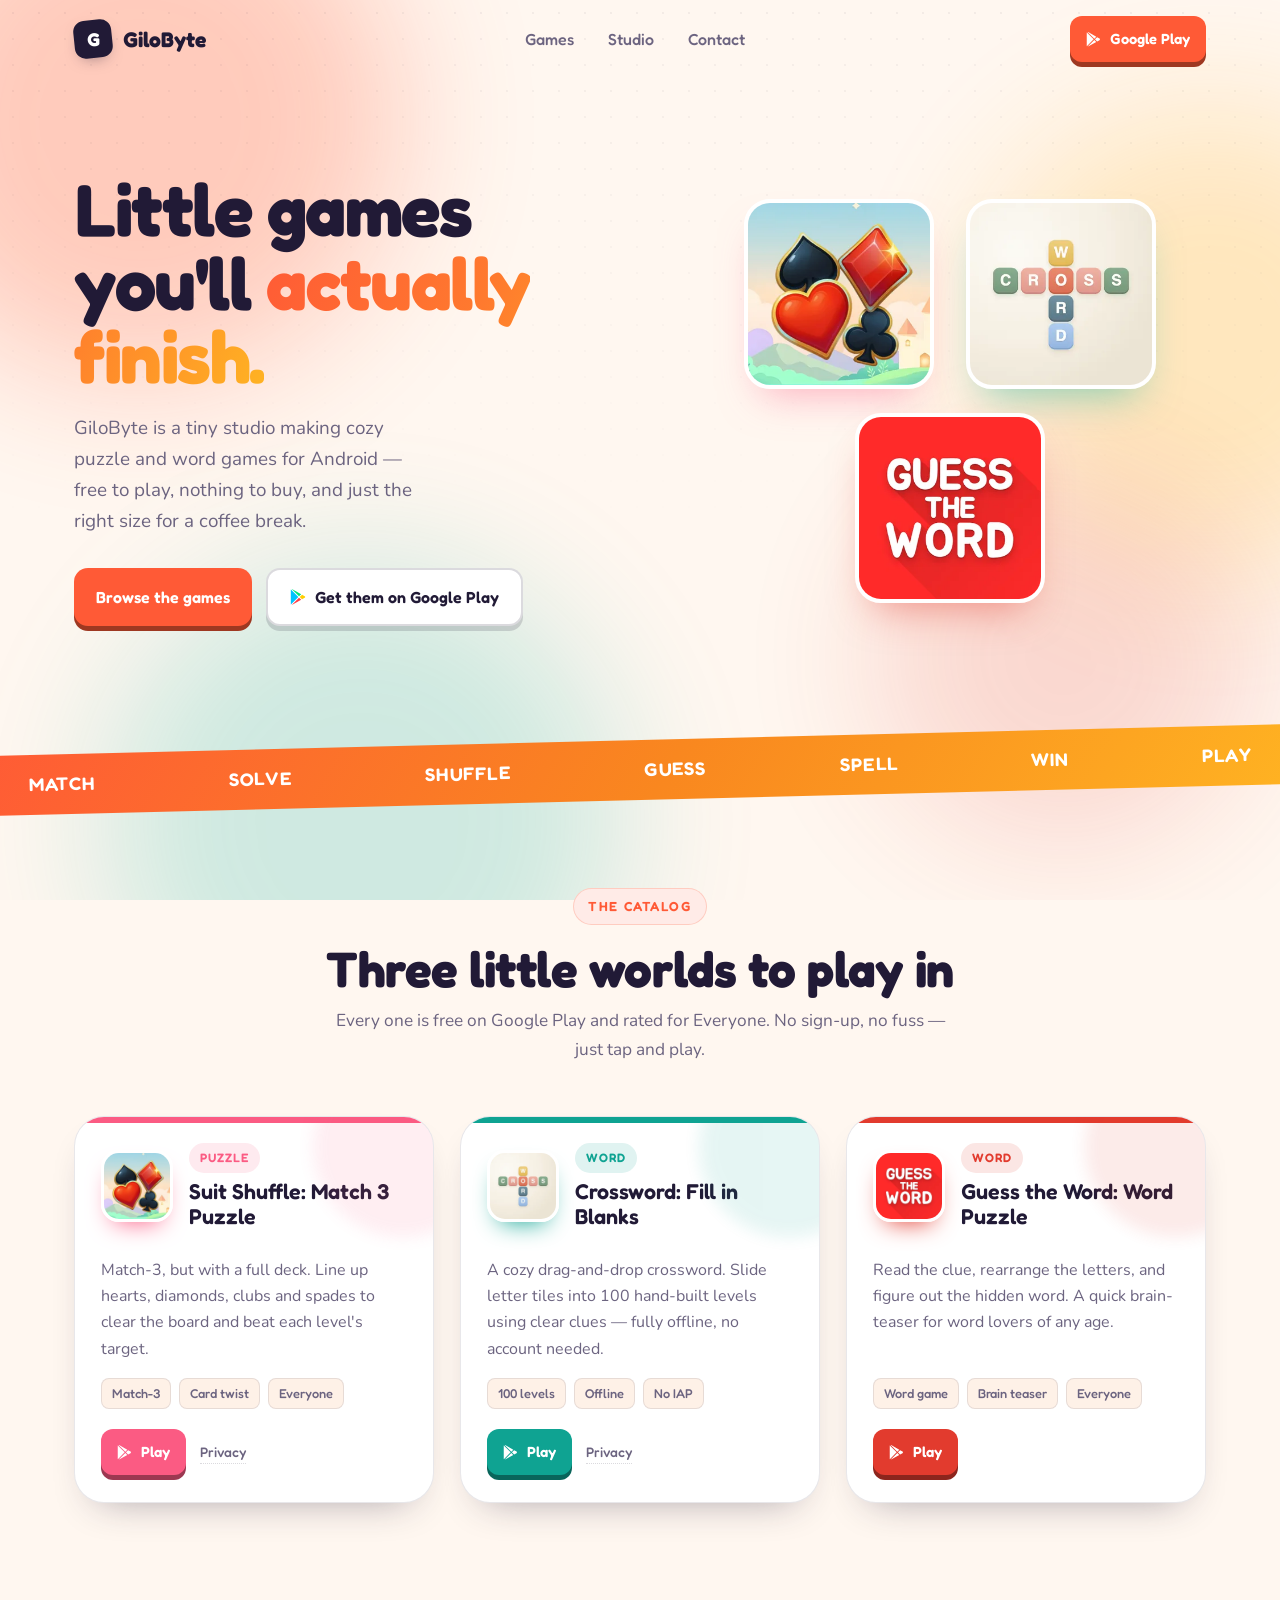
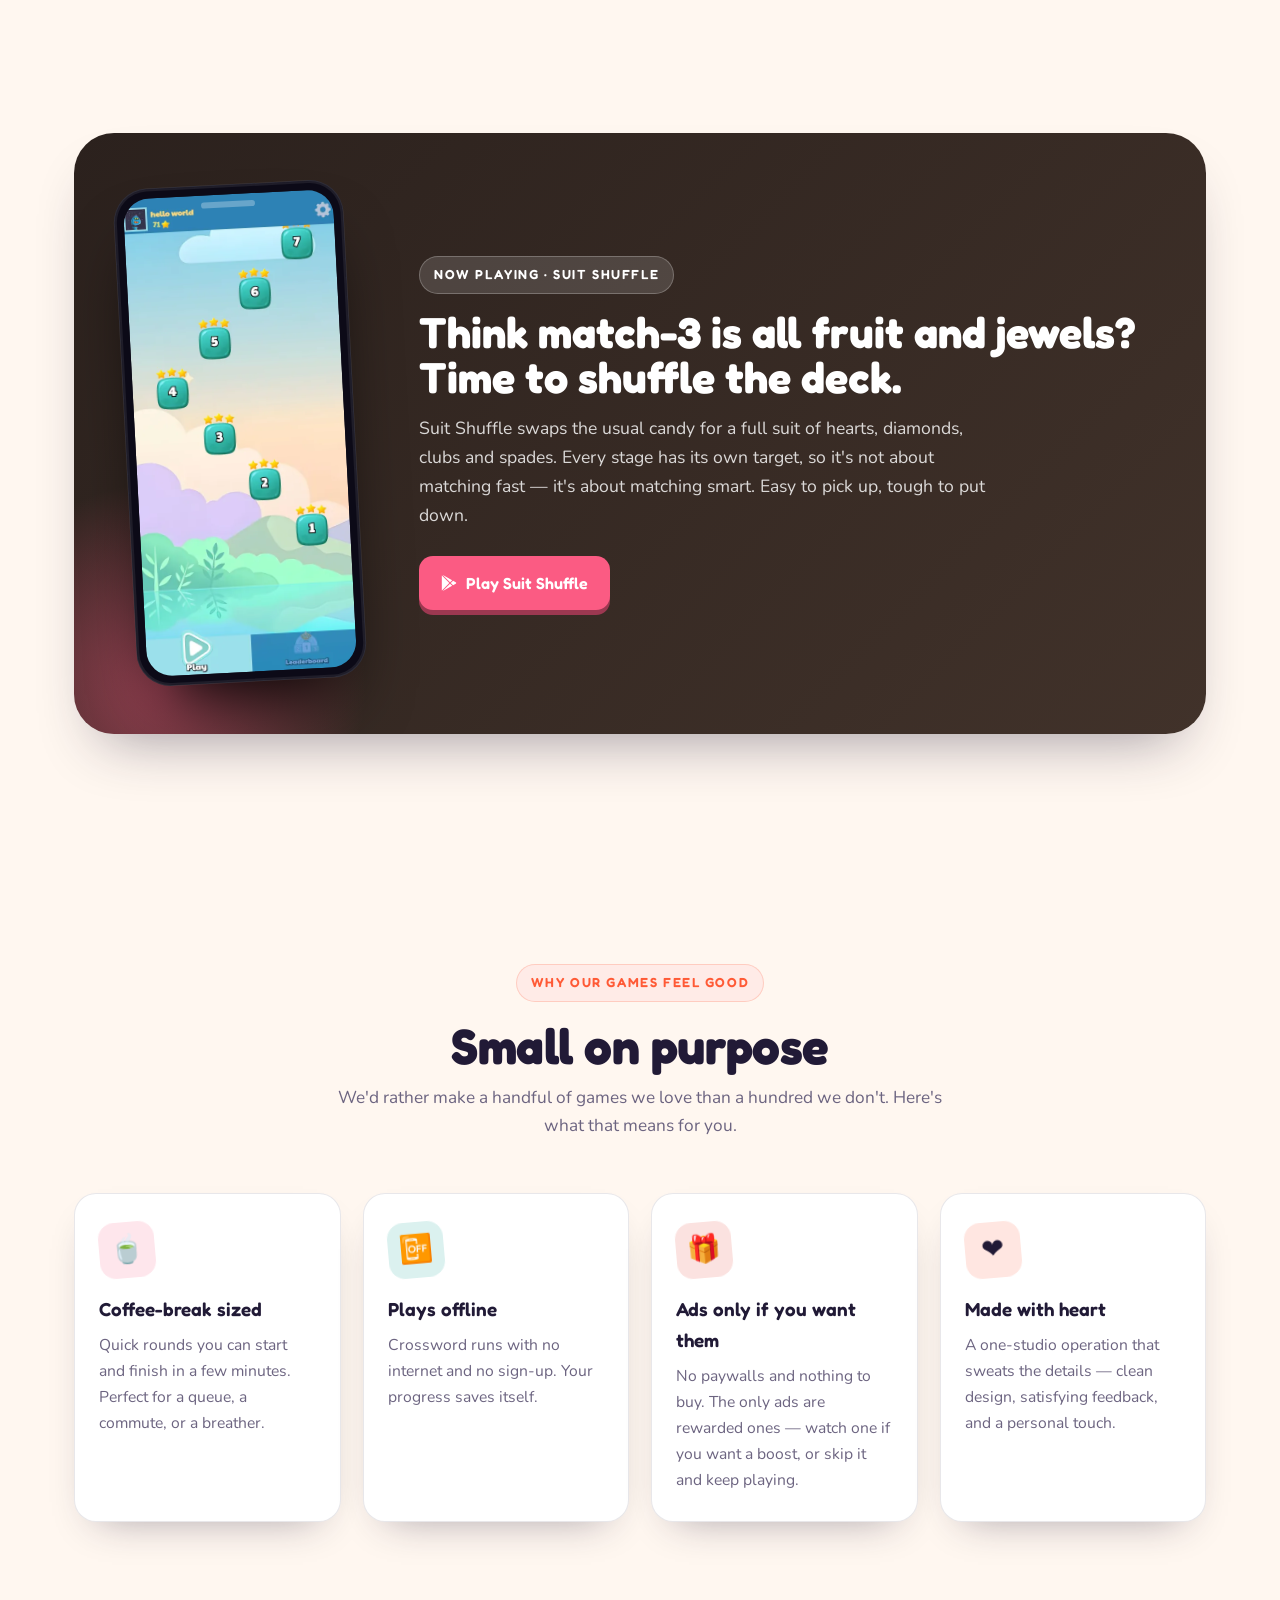
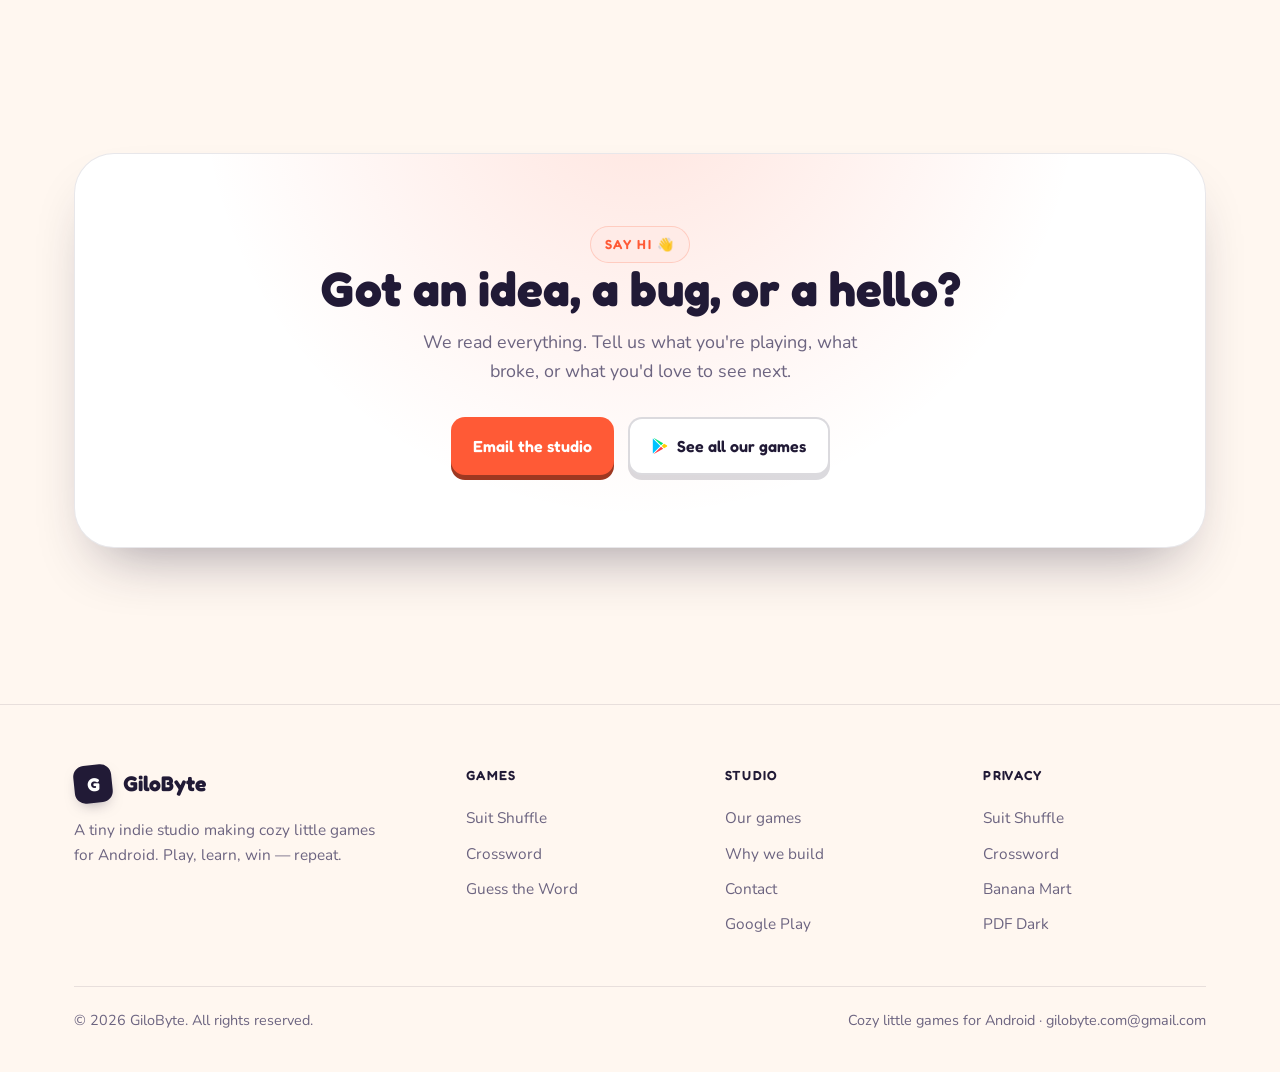
<file: index.html>
<!DOCTYPE html>
<html lang="en">
<head>
<meta charset="UTF-8">
<meta name="viewport" content="width=device-width, initial-scale=1.0">
<title>GiloByte — cozy little games for Android</title>
<meta name="description" content="GiloByte is a small indie studio making cozy, pick-up-and-play puzzle and word games for Android — free to play, nothing to buy, and built to fit a coffee break.">
<link rel="canonical" href="https://gilobyte.com/">
<meta name="robots" content="index, follow, max-image-preview:large">
<meta name="theme-color" content="#fff7f0">

<!-- Icons / PWA -->
<link rel="icon" href="/favicon.ico" sizes="32x32">
<link rel="icon" href="/images/favicon-32.png" type="image/png" sizes="32x32">
<link rel="apple-touch-icon" href="/images/apple-touch-icon.png">
<link rel="manifest" href="/site.webmanifest">
<meta name="apple-mobile-web-app-title" content="GiloByte">

<!-- Open Graph -->
<meta property="og:type" content="website">
<meta property="og:site_name" content="GiloByte">
<meta property="og:locale" content="en_US">
<meta property="og:title" content="GiloByte — cozy little games for Android">
<meta property="og:description" content="A small indie studio making cozy puzzle and word games for Android. Free to play, nothing to buy, and just the right size for a coffee break.">
<meta property="og:image" content="https://gilobyte.com/images/banner.jpg">
<meta property="og:image:width" content="1119">
<meta property="og:image:height" content="630">
<meta property="og:image:alt" content="GiloByte — cozy little games for Android">
<meta property="og:url" content="https://gilobyte.com/">
<meta name="twitter:card" content="summary_large_image">

<link rel="stylesheet" href="styles.css">
<link rel="preconnect" href="https://fonts.googleapis.com">
<link rel="preconnect" href="https://fonts.gstatic.com" crossorigin>
<link href="https://fonts.googleapis.com/css2?family=Fredoka:wght@500;600;700&family=Nunito:wght@400;600;700&display=swap" rel="stylesheet">
<script>document.documentElement.classList.add('js');</script>

<!-- Structured data: studio + the catalogue, so Google can show the games as rich results -->
<script type="application/ld+json">
{
  "@context": "https://schema.org",
  "@graph": [
    {
      "@type": "Organization",
      "@id": "https://gilobyte.com/#studio",
      "name": "GiloByte",
      "url": "https://gilobyte.com/",
      "logo": "https://gilobyte.com/images/icon-512.png",
      "email": "gilobyte.com@gmail.com",
      "description": "A tiny indie studio making cozy puzzle and word games for Android.",
      "sameAs": [
        "https://play.google.com/store/apps/developer?id=Diwash+Dahal"
      ]
    },
    {
      "@type": "WebSite",
      "@id": "https://gilobyte.com/#website",
      "url": "https://gilobyte.com/",
      "name": "GiloByte",
      "publisher": {
        "@id": "https://gilobyte.com/#studio"
      }
    },
    {
      "@type": "ItemList",
      "name": "GiloByte games",
      "itemListElement": [
        {
          "@type": "ListItem",
          "position": 1,
          "item": {
            "@type": "MobileApplication",
            "name": "Suit Shuffle: Match 3 Puzzle",
            "applicationCategory": "GameApplication",
            "applicationSubCategory": "Puzzle",
            "operatingSystem": "Android",
            "image": "https://gilobyte.com/images/apps/card-crush.webp",
            "installUrl": "https://play.google.com/store/apps/details?id=com.gilobyte.cardcrush",
            "author": {
              "@id": "https://gilobyte.com/#studio"
            },
            "offers": {
              "@type": "Offer",
              "price": "0",
              "priceCurrency": "USD"
            }
          }
        },
        {
          "@type": "ListItem",
          "position": 2,
          "item": {
            "@type": "MobileApplication",
            "name": "Crossword: Fill in Blanks",
            "applicationCategory": "GameApplication",
            "applicationSubCategory": "Word",
            "operatingSystem": "Android",
            "image": "https://gilobyte.com/images/apps/crossword.webp",
            "installUrl": "https://play.google.com/store/apps/details?id=com.gilobyte.crossword",
            "author": {
              "@id": "https://gilobyte.com/#studio"
            },
            "offers": {
              "@type": "Offer",
              "price": "0",
              "priceCurrency": "USD"
            }
          }
        },
        {
          "@type": "ListItem",
          "position": 3,
          "item": {
            "@type": "MobileApplication",
            "name": "Guess the Word: Word Puzzle",
            "applicationCategory": "GameApplication",
            "applicationSubCategory": "Word",
            "operatingSystem": "Android",
            "image": "https://gilobyte.com/images/apps/guess-the-word.webp",
            "installUrl": "https://play.google.com/store/apps/details?id=com.diwashdahal.guesstheword",
            "author": {
              "@id": "https://gilobyte.com/#studio"
            },
            "offers": {
              "@type": "Offer",
              "price": "0",
              "priceCurrency": "USD"
            }
          }
        }
      ]
    }
  ]
}
</script>
</head>
<body>

<!-- Reusable Google Play icon (colour + white monochrome) -->
<svg width="0" height="0" style="position:absolute" aria-hidden="true">
  <symbol id="gplay" viewBox="0 0 24 24">
    <path fill="#00c3ff" d="M1.337.924a1.486 1.486 0 0 0-.112.568v21.017c0 .217.045.419.124.6l11.155-11.087L1.337.924z"/>
    <path fill="#00e676" d="M13.544 10.989l3.258-3.238L3.45.195a1.466 1.466 0 0 0-.946-.153l11.04 10.947z"/>
    <path fill="#ffce00" d="M22.018 13.298l-3.919 2.218-3.515-3.493 3.543-3.521 3.891 2.202a1.49 1.49 0 0 1 0 2.594z"/>
    <path fill="#ff3d47" d="M13.544 13.056l-11 10.933c.298.036.612-.016.906-.183l13.324-7.54-3.23-3.21z"/>
  </symbol>
  <symbol id="gplay-mono" viewBox="0 0 24 24">
    <path fill="currentColor" d="M22.018 13.298l-3.919 2.218-3.515-3.493 3.543-3.521 3.891 2.202a1.49 1.49 0 0 1 0 2.594zM1.337.924a1.486 1.486 0 0 0-.112.568v21.017c0 .217.045.419.124.6l11.155-11.087L1.337.924zm12.207 10.065l3.258-3.238L3.45.195a1.466 1.466 0 0 0-.946-.153l11.04 10.947zm0 2.067l-11 10.933c.298.036.612-.016.906-.183l13.324-7.54-3.23-3.21z"/>
  </symbol>
</svg>

<!-- Decorative background -->
<div class="bg-decor" aria-hidden="true">
  <span class="blob b1"></span><span class="blob b2"></span>
  <span class="blob b3"></span><span class="blob b4"></span>
</div>

<!-- NAV -->
<header class="nav" id="nav">
  <div class="inner">
    <a class="brand" href="#top" aria-label="GiloByte home">
      <span class="mark"><span>G</span></span>
      GiloByte
    </a>
    <nav class="nav-links" id="nav-menu" aria-label="Primary">
      <a class="lnk" href="#games">Games</a>
      <a class="lnk" href="#studio">Studio</a>
      <a class="lnk" href="#contact">Contact</a>
      <a class="btn grad small nav-cta-mobile" href="https://play.google.com/store/apps/developer?id=Diwash+Dahal" target="_blank" rel="noopener">
        <svg class="tri" aria-hidden="true"><use href="#gplay-mono"/></svg> Google Play
      </a>
    </nav>
    <a class="btn grad small nav-cta" href="https://play.google.com/store/apps/developer?id=Diwash+Dahal" target="_blank" rel="noopener">
      <svg class="tri" aria-hidden="true"><use href="#gplay-mono"/></svg> Google Play
    </a>
    <button class="nav-toggle" id="navToggle" type="button"
            aria-label="Open menu" aria-expanded="false" aria-controls="nav-menu">
      <span class="bars" aria-hidden="true"><span></span><span></span><span></span></span>
    </button>
  </div>
</header>

<main id="top">

<!-- HERO -->
<section class="hero">
  <div class="wrap">
    <div class="grid">
      <div class="hero-copy">
        <h1>Little games you'll <span class="pop">actually finish.</span></h1>
        <p class="lede">GiloByte is a tiny studio making cozy puzzle and word games for Android — free to play, nothing to buy, and just the right size for a coffee break.</p>
        <div class="hero-actions">
          <a class="btn grad" href="#games">Browse the games</a>
          <a class="btn ghost" href="https://play.google.com/store/apps/developer?id=Diwash+Dahal" target="_blank" rel="noopener">
            <svg class="tri" aria-hidden="true"><use href="#gplay"/></svg> Get them on Google Play
          </a>
        </div>
      </div>

      <div class="hero-art">
        <div class="pile">
          <a class="sticker" href="https://play.google.com/store/apps/details?id=com.gilobyte.cardcrush" target="_blank" rel="noopener" aria-label="Suit Shuffle: Match 3 Puzzle on Google Play" style="--sc:rgba(251,111,146,.55)"><img src="/images/apps/card-crush.webp" alt="Suit Shuffle icon" loading="eager" fetchpriority="high" decoding="async" width="150" height="150"></a>
          <a class="sticker" href="https://play.google.com/store/apps/details?id=com.gilobyte.crossword" target="_blank" rel="noopener" aria-label="Crossword on Google Play" style="--sc:rgba(18,181,165,.5)"><img src="/images/apps/crossword.webp" alt="Crossword icon" width="150" height="150"></a>
          <a class="sticker" href="https://play.google.com/store/apps/details?id=com.diwashdahal.guesstheword" target="_blank" rel="noopener" aria-label="Guess the Word on Google Play" style="--sc:rgba(226,59,46,.5)"><img src="/images/apps/guess-the-word.webp" alt="Guess the Word icon" width="150" height="150"></a>
        </div>
      </div>
    </div>
  </div>
</section>

<!-- RIBBON -->
<div class="ribbon" aria-hidden="true">
  <div class="track">
    <div class="mq">
      <span>MATCH</span><span>SOLVE</span><span>SHUFFLE</span><span>GUESS</span><span>SPELL</span><span>WIN</span><span>PLAY</span>
    </div>
    <div class="mq">
      <span>MATCH</span><span>SOLVE</span><span>SHUFFLE</span><span>GUESS</span><span>SPELL</span><span>WIN</span><span>PLAY</span>
    </div>
  </div>
</div>

<!-- GAMES -->
<section id="games">
  <div class="wrap">
    <div class="section-head center reveal">
      <span class="eyebrow">The catalog</span>
      <h2 class="title">Three little worlds to play in</h2>
      <p>Every one is free on Google Play and rated for Everyone. No sign-up, no fuss — just tap and play.</p>
    </div>

    <div class="games-grid">

      <!-- Suit Shuffle: Match 3 Puzzle -->
      <article class="game reveal" style="--a:var(--c-cardcrush)">
        <div class="game-top">
          <div class="game-ico"><img src="/images/apps/card-crush.webp" alt="Suit Shuffle icon" loading="lazy" decoding="async" width="72" height="72"></div>
          <div>
            <span class="cat">Puzzle</span>
            <h3>Suit Shuffle: Match 3 Puzzle</h3>
          </div>
        </div>
        <p>Match-3, but with a full deck. Line up hearts, diamonds, clubs and spades to clear the board and beat each level's target.</p>
        <div class="tags"><span class="tag">Match-3</span><span class="tag">Card twist</span><span class="tag">Everyone</span></div>
        <div class="game-foot">
          <a class="btn small" href="https://play.google.com/store/apps/details?id=com.gilobyte.cardcrush" target="_blank" rel="noopener">
            <svg class="tri" aria-hidden="true"><use href="#gplay-mono"/></svg> Play
          </a>
          <a class="privacy-link" href="CARD_CRUSH_PRIVACY_POLICY.html">Privacy</a>
        </div>
      </article>

      <!-- Crossword -->
      <article class="game reveal" style="--a:var(--c-crossword)">
        <div class="game-top">
          <div class="game-ico"><img src="/images/apps/crossword.webp" alt="Crossword icon" loading="lazy" decoding="async" width="72" height="72"></div>
          <div>
            <span class="cat">Word</span>
            <h3>Crossword: Fill in Blanks</h3>
          </div>
        </div>
        <p>A cozy drag-and-drop crossword. Slide letter tiles into 100 hand-built levels using clear clues — fully offline, no account needed.</p>
        <div class="tags"><span class="tag">100 levels</span><span class="tag">Offline</span><span class="tag">No IAP</span></div>
        <div class="game-foot">
          <a class="btn small" href="https://play.google.com/store/apps/details?id=com.gilobyte.crossword" target="_blank" rel="noopener">
            <svg class="tri" aria-hidden="true"><use href="#gplay-mono"/></svg> Play
          </a>
          <a class="privacy-link" href="CROSSWORD_PRIVACY_POLICY.html">Privacy</a>
        </div>
      </article>



      <!-- Guess the Word -->
      <article class="game reveal" style="--a:var(--c-guessword)">
        <div class="game-top">
          <div class="game-ico"><img src="/images/apps/guess-the-word.webp" alt="Guess the Word icon" loading="lazy" decoding="async" width="72" height="72"></div>
          <div>
            <span class="cat">Word</span>
            <h3>Guess the Word: Word Puzzle</h3>
          </div>
        </div>
        <p>Read the clue, rearrange the letters, and figure out the hidden word. A quick brain-teaser for word lovers of any age.</p>
        <div class="tags"><span class="tag">Word game</span><span class="tag">Brain teaser</span><span class="tag">Everyone</span></div>
        <div class="game-foot">
          <a class="btn small" href="https://play.google.com/store/apps/details?id=com.diwashdahal.guesstheword" target="_blank" rel="noopener">
            <svg class="tri" aria-hidden="true"><use href="#gplay-mono"/></svg> Play
          </a>
        </div>
      </article>


    </div>
  </div>
</section>

<!-- SPOTLIGHT -->
<section class="spotlight">
  <div class="wrap">
    <div class="spot-card reveal">
      <div class="phone">
        <img src="/images/apps/shot-card-crush.webp" alt="Suit Shuffle gameplay screenshot" loading="lazy" decoding="async" width="230" height="498">
      </div>
      <div class="spot-body">
        <span class="eyebrow">Now playing · Suit Shuffle</span>
        <h2>Think match-3 is all fruit and jewels? Time to shuffle the deck.</h2>
        <p>Suit Shuffle swaps the usual candy for a full suit of hearts, diamonds, clubs and spades. Every stage has its own target, so it's not about matching fast — it's about matching smart. Easy to pick up, tough to put down.</p>
        <a class="btn" style="--b:var(--c-cardcrush)" href="https://play.google.com/store/apps/details?id=com.gilobyte.cardcrush" target="_blank" rel="noopener">
          <svg class="tri" aria-hidden="true"><use href="#gplay-mono"/></svg> Play Suit Shuffle
        </a>
      </div>
    </div>
  </div>
</section>

<!-- STUDIO / VALUES -->
<section id="studio">
  <div class="wrap">
    <div class="section-head center reveal">
      <span class="eyebrow">Why our games feel good</span>
      <h2 class="title">Small on purpose</h2>
      <p>We'd rather make a handful of games we love than a hundred we don't. Here's what that means for you.</p>
    </div>
    <div class="values-grid">
      <div class="value reveal" style="--vc:var(--c-cardcrush)">
        <div class="ic">🍵</div>
        <h3>Coffee-break sized</h3>
        <p>Quick rounds you can start and finish in a few minutes. Perfect for a queue, a commute, or a breather.</p>
      </div>
      <div class="value reveal" style="--vc:var(--c-crossword)">
        <div class="ic">📴</div>
        <h3>Plays offline</h3>
        <p>Crossword runs with no internet and no sign-up. Your progress saves itself.</p>
      </div>
      <div class="value reveal" style="--vc:var(--c-guessword)">
        <div class="ic">🎁</div>
        <h3>Ads only if you want them</h3>
        <p>No paywalls and nothing to buy. The only ads are rewarded ones — watch one if you want a boost, or skip it and keep playing.</p>
      </div>
      <div class="value reveal" style="--vc:var(--brand)">
        <div class="ic">❤️</div>
        <h3>Made with heart</h3>
        <p>A one-studio operation that sweats the details — clean design, satisfying feedback, and a personal touch.</p>
      </div>
    </div>
  </div>
</section>


<!-- CONTACT -->
<section id="contact">
  <div class="wrap">
    <div class="contact-card reveal">
      <span class="eyebrow">Say hi 👋</span>
      <h2>Got an idea, a bug, or a hello?</h2>
      <p>We read everything. Tell us what you're playing, what broke, or what you'd love to see next.</p>
      <div class="contact-actions">
        <a class="btn grad" href="mailto:gilobyte.com@gmail.com">Email the studio</a>
        <a class="btn ghost" href="https://play.google.com/store/apps/developer?id=Diwash+Dahal" target="_blank" rel="noopener">
          <svg class="tri" aria-hidden="true"><use href="#gplay"/></svg> See all our games
        </a>
      </div>
    </div>
  </div>
</section>

</main>

<!-- FOOTER -->
<footer>
  <div class="wrap">
    <div class="foot-grid">
      <div class="foot-brand">
        <a class="brand" href="#top"><span class="mark"><span>G</span></span> GiloByte</a>
        <p>A tiny indie studio making cozy little games for Android. Play, learn, win — repeat.</p>
      </div>
      <div class="foot-col">
        <h4>Games</h4>
        <a href="https://play.google.com/store/apps/details?id=com.gilobyte.cardcrush" target="_blank" rel="noopener">Suit Shuffle</a>
        <a href="https://play.google.com/store/apps/details?id=com.gilobyte.crossword" target="_blank" rel="noopener">Crossword</a>
        <a href="https://play.google.com/store/apps/details?id=com.diwashdahal.guesstheword" target="_blank" rel="noopener">Guess the Word</a>
      </div>
      <div class="foot-col">
        <h4>Studio</h4>
        <a href="#games">Our games</a>
        <a href="#studio">Why we build</a>
        <a href="#contact">Contact</a>
        <a href="https://play.google.com/store/apps/developer?id=Diwash+Dahal" target="_blank" rel="noopener">Google Play</a>
      </div>
      <div class="foot-col">
        <h4>Privacy</h4>
        <a href="CARD_CRUSH_PRIVACY_POLICY.html">Suit Shuffle</a>
        <a href="CROSSWORD_PRIVACY_POLICY.html">Crossword</a>
        <a href="BANANA_MART_PRIVACY_POLICY.html">Banana Mart</a>
        <a href="PDF_DARK_PRIVACY_POLICY.html">PDF Dark</a>
      </div>
    </div>
    <div class="foot-bottom">
      <span>© <span id="yr">2026</span> GiloByte. All rights reserved.</span>
      <span>Cozy little games for Android · <a href="mailto:gilobyte.com@gmail.com">gilobyte.com@gmail.com</a></span>
    </div>
  </div>
</footer>

<script>
  // Year
  document.getElementById('yr').textContent = new Date().getFullYear();

  // Nav shadow on scroll
  var nav = document.getElementById('nav');
  var onScroll = function(){ nav.classList.toggle('scrolled', window.scrollY > 8); };
  onScroll(); window.addEventListener('scroll', onScroll, {passive:true});

  // Mobile nav panel
  var toggle = document.getElementById('navToggle');
  var menu = document.getElementById('nav-menu');

  function setMenu(open){
    nav.classList.toggle('menu-open', open);
    toggle.setAttribute('aria-expanded', open ? 'true' : 'false');
    toggle.setAttribute('aria-label', open ? 'Close menu' : 'Open menu');
  }

  toggle.addEventListener('click', function(){
    setMenu(!nav.classList.contains('menu-open'));
  });

  // Tapping a link navigates and closes
  menu.addEventListener('click', function(e){
    if(e.target.closest('a')) setMenu(false);
  });

  // Escape closes and returns focus to the button
  document.addEventListener('keydown', function(e){
    if(e.key === 'Escape' && nav.classList.contains('menu-open')){
      setMenu(false); toggle.focus();
    }
  });

  // Tapping outside closes
  document.addEventListener('click', function(e){
    if(!nav.classList.contains('menu-open')) return;
    if(!e.target.closest('#nav-menu') && !e.target.closest('#navToggle')) setMenu(false);
  });

  // Don't leave a stale open panel behind when rotating to desktop width
  window.addEventListener('resize', function(){
    if(window.innerWidth > 620 && nav.classList.contains('menu-open')) setMenu(false);
  }, {passive:true});

  // Scroll reveal
  var reveals = document.querySelectorAll('.reveal');
  if('IntersectionObserver' in window){
    var io = new IntersectionObserver(function(entries){
      entries.forEach(function(e){
        if(e.isIntersecting){ e.target.classList.add('in'); io.unobserve(e.target); }
      });
    }, {rootMargin:'0px 0px -8% 0px', threshold:.08});
    reveals.forEach(function(el){ io.observe(el); });
  } else {
    reveals.forEach(function(el){ el.classList.add('in'); });
  }
</script>

<!-- ==========================================================================
     Analytics — OFF until you fill in an ID.

     Right now the site has no measurement at all, so there's no way to know
     whether the domain gets traffic or which game people click. Put your GA4
     measurement ID below (looks like 'G-XXXXXXXXXX') and this switches on.
     Left blank, it does nothing and loads nothing.

     Cookieless alternative, if you'd rather skip a consent banner:
     Cloudflare Web Analytics — one script tag, free, no cookies.
     ========================================================================== -->
<script>
  var GA_MEASUREMENT_ID = 'G-5FGFYN8QN1'; // ← paste your G-XXXXXXXXXX here

  if (GA_MEASUREMENT_ID) {
    var s = document.createElement('script');
    s.async = true;
    s.src = 'https://www.googletagmanager.com/gtag/js?id=' + GA_MEASUREMENT_ID;
    document.head.appendChild(s);

    window.dataLayer = window.dataLayer || [];
    function gtag(){ dataLayer.push(arguments); }
    gtag('js', new Date());
    gtag('config', GA_MEASUREMENT_ID);

    // Which game are people actually tapping through to?
    document.querySelectorAll('a[href*="play.google.com"]').forEach(function(a){
      a.addEventListener('click', function(){
        gtag('event', 'play_store_click', {
          link_url: a.href,
          game: (a.getAttribute('aria-label') || a.textContent || '').trim()
        });
      });
    });
  }
</script>

</body>
</html>
</file>
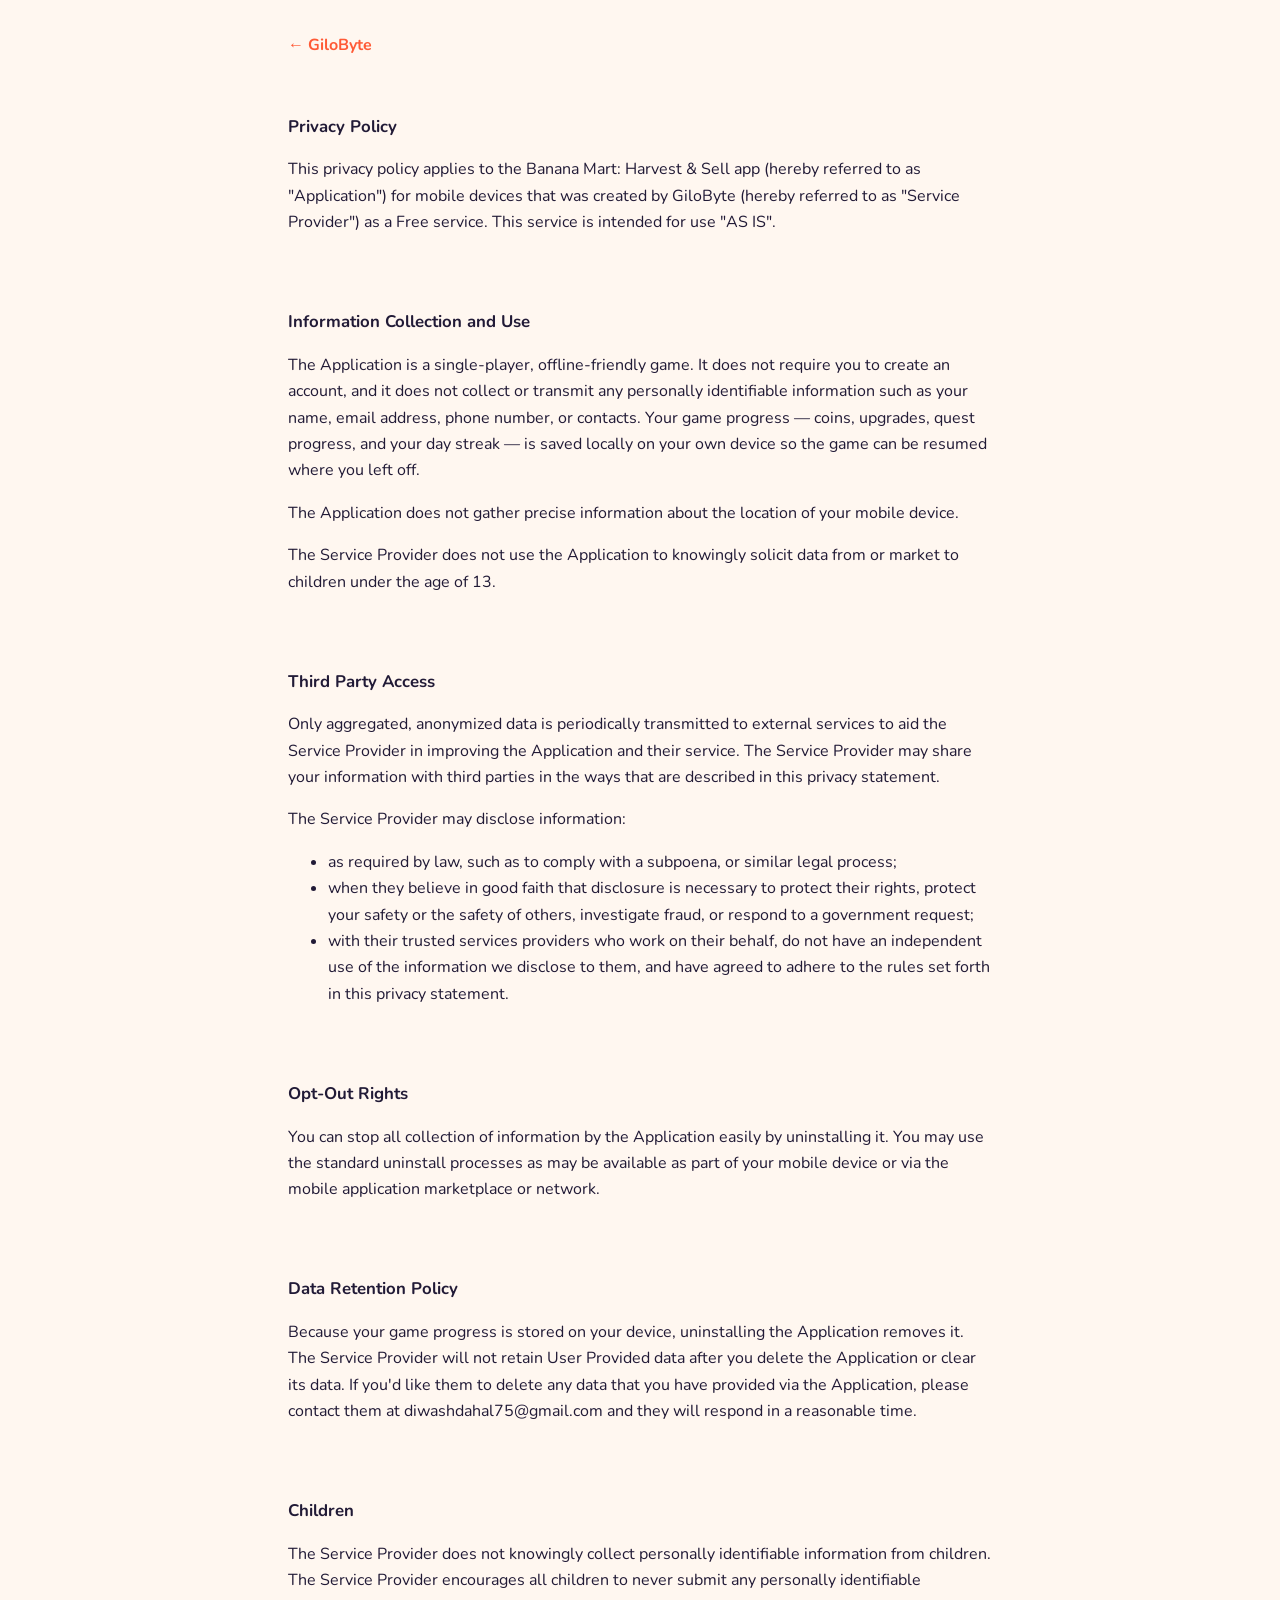
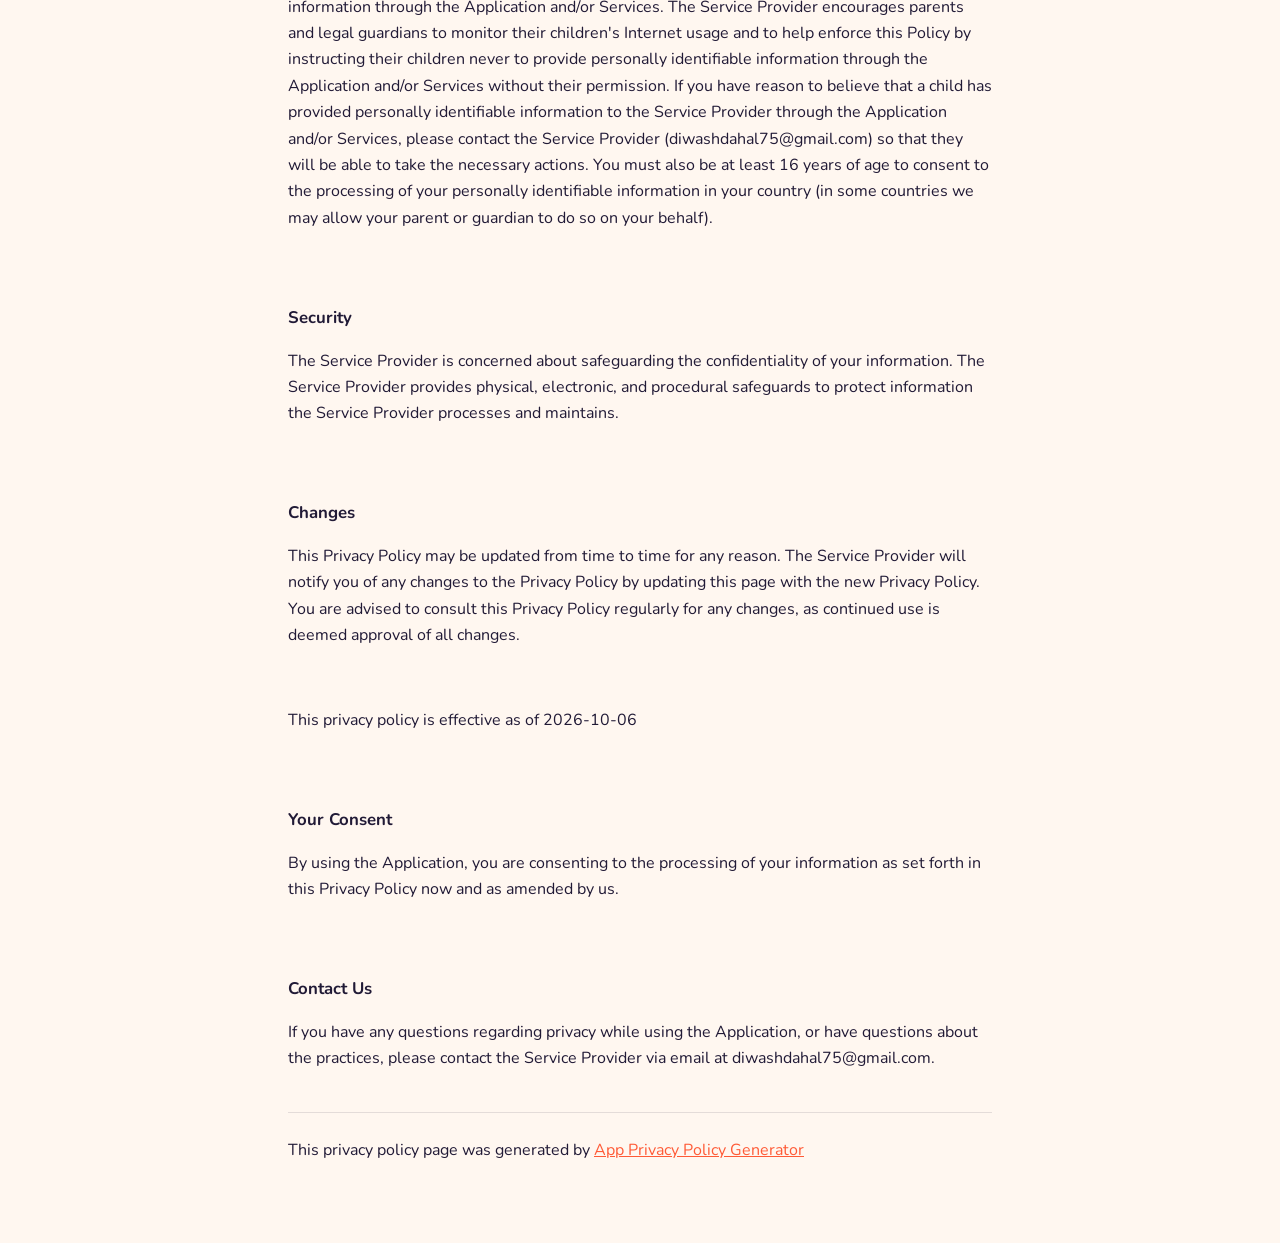
<file: BANANA_MART_PRIVACY_POLICY.html>
<!DOCTYPE html>
    <html>
    <head>
      <meta charset='utf-8'>
      <meta name='viewport' content='width=device-width'>
      <title>Privacy Policy — Banana Mart: Harvest &amp; Sell | GiloByte</title>
      <meta name="description" content="Privacy policy for the Banana Mart: Harvest &amp; Sell Android app by GiloByte.">
      <meta name="robots" content="index, follow">
      <link rel="canonical" href="https://gilobyte.com/BANANA_MART_PRIVACY_POLICY.html">
      <link rel="icon" href="/favicon.ico" sizes="32x32">
      <meta name="theme-color" content="#fff7f0">
      <link rel="preconnect" href="https://fonts.googleapis.com">
      <link href="https://fonts.googleapis.com/css2?family=Nunito:wght@400;700&display=swap" rel="stylesheet">
      <style>body{font-family:'Nunito',-apple-system,'Segoe UI',Helvetica,Arial,sans-serif;max-width:44rem;margin:0 auto;padding:2em 1.25em 4em;line-height:1.65;color:#211a36;background:#fff7f0}strong{display:block;margin-top:1.8em;font-size:1.05rem}a{color:#ff5a36}hr{border:none;border-top:1px solid rgba(33,26,54,.12);margin:2.5em 0 1.5em}.back{display:inline-block;margin-bottom:1.5em;font-weight:700;text-decoration:none;color:#ff5a36}</style>
      
    </head>
    <body>
    <a class="back" href="/">← GiloByte</a>
    <strong>Privacy Policy</strong><p>This privacy policy applies to the Banana Mart: Harvest &amp; Sell app (hereby referred to as "Application") for mobile devices that was created by GiloByte (hereby referred to as "Service Provider") as a Free service. This service is intended for use "AS IS".</p><br><strong>Information Collection and Use</strong><p>The Application is a single-player, offline-friendly game. It does not require you to create an account, and it does not collect or transmit any personally identifiable information such as your name, email address, phone number, or contacts. Your game progress — coins, upgrades, quest progress, and your day streak — is saved locally on your own device so the game can be resumed where you left off.</p><p>The Application does not gather precise information about the location of your mobile device.</p><p>The Service Provider does not use the Application to knowingly solicit data from or market to children under the age of 13.</p><br><strong>Third Party Access</strong><p>Only aggregated, anonymized data is periodically transmitted to external services to aid the Service Provider in improving the Application and their service. The Service Provider may share your information with third parties in the ways that are described in this privacy statement.</p><p>The Service Provider may disclose information:</p><ul><li>as required by law, such as to comply with a subpoena, or similar legal process;</li><li>when they believe in good faith that disclosure is necessary to protect their rights, protect your safety or the safety of others, investigate fraud, or respond to a government request;</li><li>with their trusted services providers who work on their behalf, do not have an independent use of the information we disclose to them, and have agreed to adhere to the rules set forth in this privacy statement.</li></ul><p></p><br><strong>Opt-Out Rights</strong><p>You can stop all collection of information by the Application easily by uninstalling it. You may use the standard uninstall processes as may be available as part of your mobile device or via the mobile application marketplace or network.</p><br><strong>Data Retention Policy</strong><p>Because your game progress is stored on your device, uninstalling the Application removes it. The Service Provider will not retain User Provided data after you delete the Application or clear its data. If you'd like them to delete any data that you have provided via the Application, please contact them at diwashdahal75@gmail.com and they will respond in a reasonable time.</p><br><strong>Children</strong><p>The Service Provider does not knowingly collect personally identifiable information from children. The Service Provider encourages all children to never submit any personally identifiable information through the Application and/or Services. The Service Provider encourages parents and legal guardians to monitor their children's Internet usage and to help enforce this Policy by instructing their children never to provide personally identifiable information through the Application and/or Services without their permission. If you have reason to believe that a child has provided personally identifiable information to the Service Provider through the Application and/or Services, please contact the Service Provider (diwashdahal75@gmail.com) so that they will be able to take the necessary actions. You must also be at least 16 years of age to consent to the processing of your personally identifiable information in your country (in some countries we may allow your parent or guardian to do so on your behalf).</p><br><strong>Security</strong><p>The Service Provider is concerned about safeguarding the confidentiality of your information. The Service Provider provides physical, electronic, and procedural safeguards to protect information the Service Provider processes and maintains.</p><br><strong>Changes</strong><p>This Privacy Policy may be updated from time to time for any reason. The Service Provider will notify you of any changes to the Privacy Policy by updating this page with the new Privacy Policy. You are advised to consult this Privacy Policy regularly for any changes, as continued use is deemed approval of all changes.</p><br><p>This privacy policy is effective as of 2026-10-06</p><br><strong>Your Consent</strong><p>By using the Application, you are consenting to the processing of your information as set forth in this Privacy Policy now and as amended by us.</p><br><strong>Contact Us</strong><p>If you have any questions regarding privacy while using the Application, or have questions about the practices, please contact the Service Provider via email at diwashdahal75@gmail.com.</p><hr><p>This privacy policy page was generated by <a href="https://app-privacy-policy-generator.nisrulz.com/" target="_blank" rel="noopener noreferrer">App Privacy Policy Generator</a></p>
    </body>
    </html>
</file>
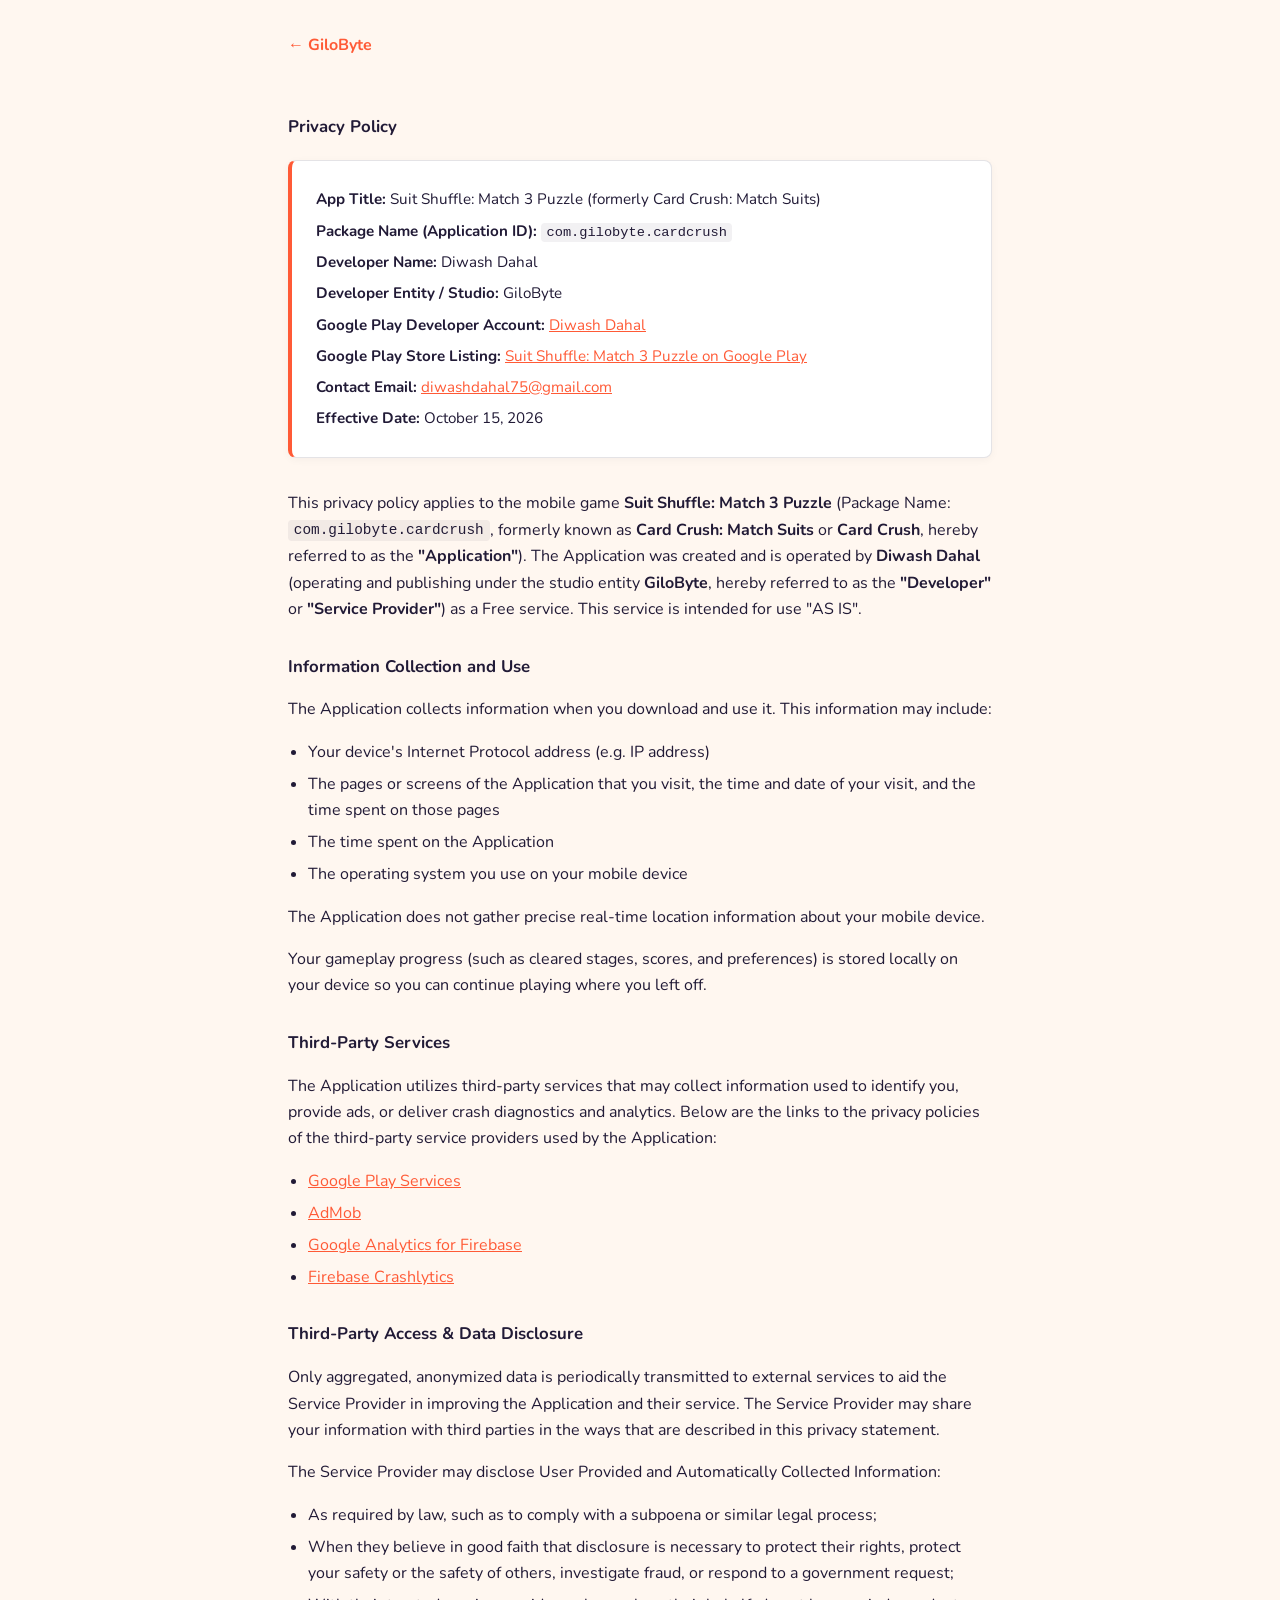
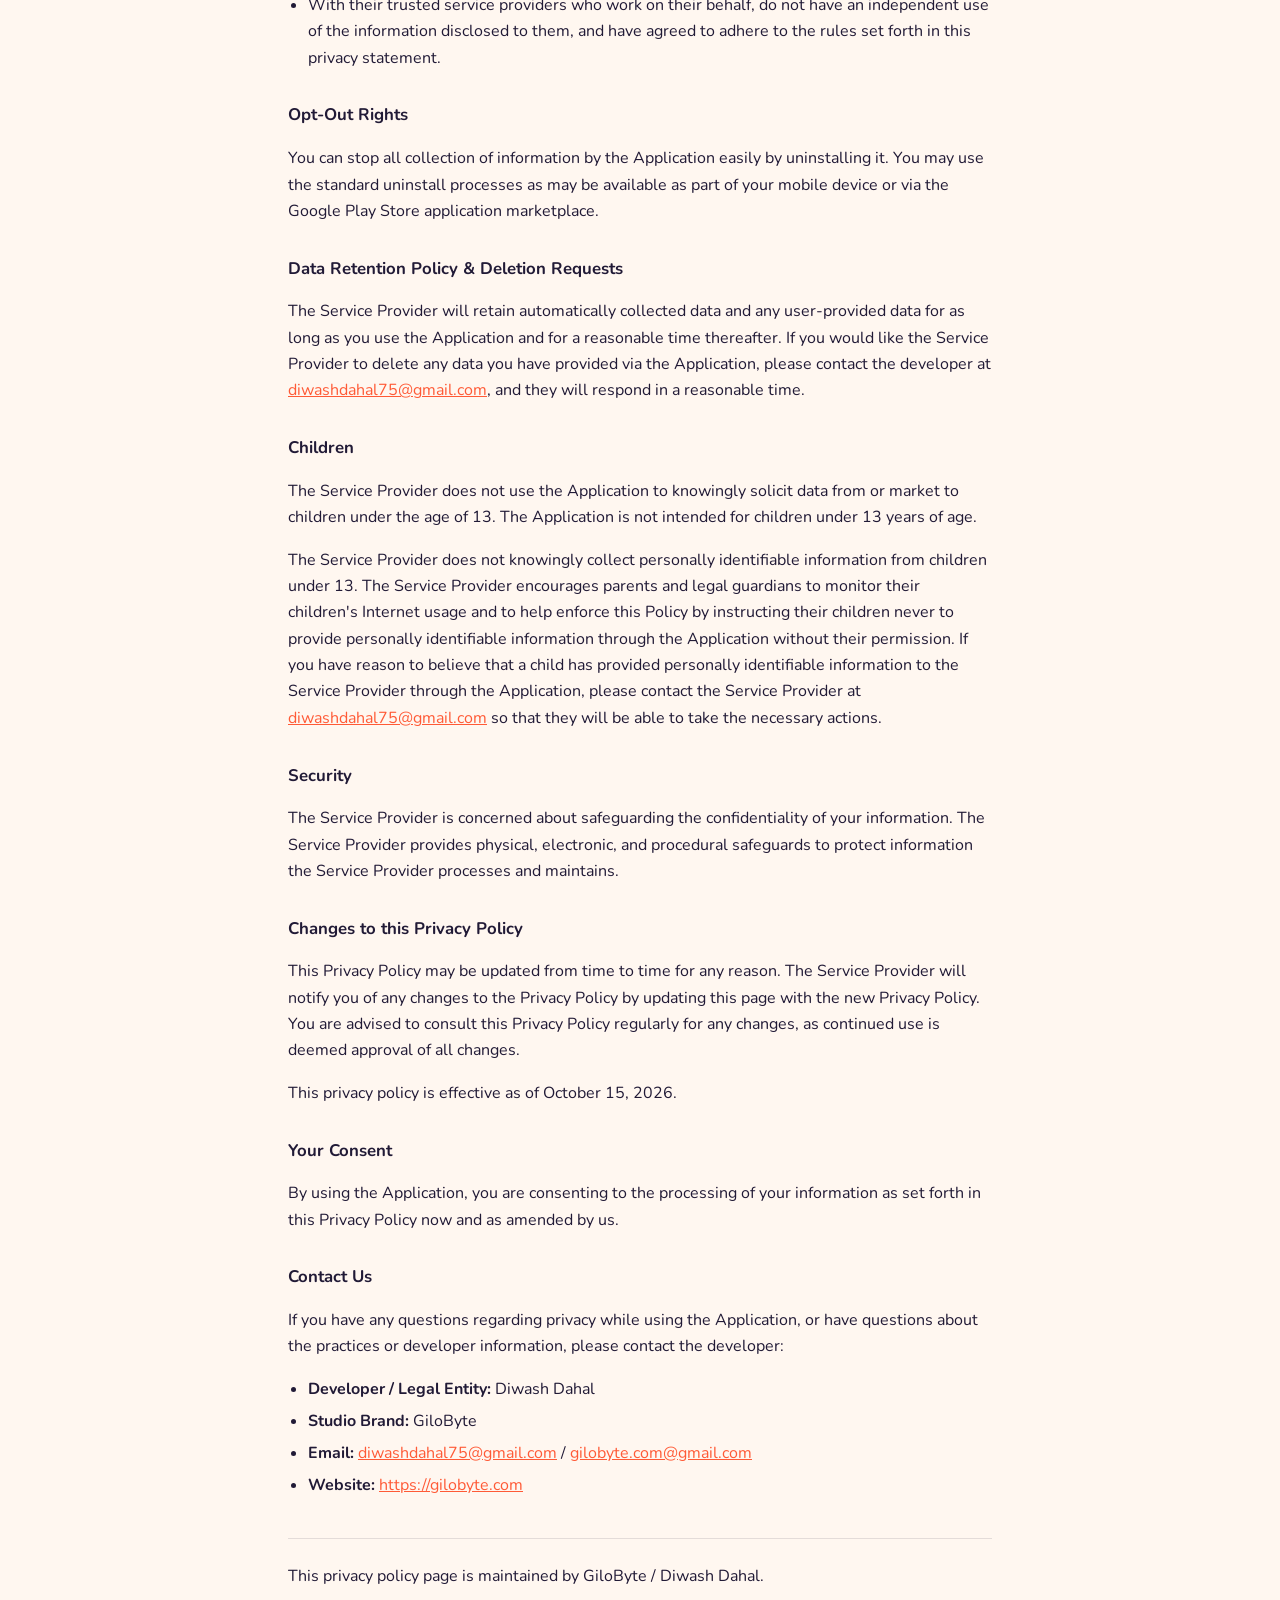
<file: CARD_CRUSH_PRIVACY_POLICY.html>
<!DOCTYPE html>
<html lang="en">
<head>
  <meta charset="utf-8">
  <meta name="viewport" content="width=device-width, initial-scale=1.0">
  <title>Privacy Policy — Suit Shuffle: Match 3 Puzzle | GiloByte</title>
  <meta name="description" content="Privacy policy for the Suit Shuffle: Match 3 Puzzle (com.gilobyte.cardcrush) Android app by Diwash Dahal / GiloByte.">
  <meta name="robots" content="index, follow">
  <link rel="canonical" href="https://gilobyte.com/CARD_CRUSH_PRIVACY_POLICY.html">
  <link rel="icon" href="/favicon.ico" sizes="32x32">
  <meta name="theme-color" content="#fff7f0">
  <link rel="preconnect" href="https://fonts.googleapis.com">
  <link rel="preconnect" href="https://fonts.gstatic.com" crossorigin>
  <link href="https://fonts.googleapis.com/css2?family=Nunito:wght@400;700&display=swap" rel="stylesheet">
  <style>
    body {
      font-family: 'Nunito', -apple-system, 'Segoe UI', Helvetica, Arial, sans-serif;
      max-width: 44rem;
      margin: 0 auto;
      padding: 2em 1.25em 4em;
      line-height: 1.65;
      color: #211a36;
      background: #fff7f0;
    }
    strong {
      display: block;
      margin-top: 1.8em;
      font-size: 1.05rem;
    }
    p strong, li strong, .meta-card strong {
      display: inline;
      margin-top: 0;
      font-size: inherit;
    }
    a {
      color: #ff5a36;
    }
    hr {
      border: none;
      border-top: 1px solid rgba(33, 26, 54, 0.12);
      margin: 2.5em 0 1.5em;
    }
    .back {
      display: inline-block;
      margin-bottom: 1.5em;
      font-weight: 700;
      text-decoration: none;
      color: #ff5a36;
    }
    .meta-card {
      background: #ffffff;
      border: 1px solid rgba(33, 26, 54, 0.12);
      border-left: 4px solid #ff5a36;
      border-radius: 8px;
      padding: 1.25em 1.5em;
      margin: 1.25em 0 2em;
      box-shadow: 0 2px 8px rgba(33, 26, 54, 0.04);
    }
    .meta-card p {
      margin: 0.4em 0;
      font-size: 0.95rem;
    }
    code {
      font-family: ui-monospace, SFMono-Regular, Menlo, Monaco, Consolas, monospace;
      font-size: 0.9em;
      background: rgba(33, 26, 54, 0.06);
      padding: 0.15em 0.4em;
      border-radius: 4px;
    }
    ul {
      padding-left: 1.25em;
    }
    li {
      margin-bottom: 0.35em;
    }
  </style>
</head>
<body>
  <a class="back" href="/">← GiloByte</a>

  <strong>Privacy Policy</strong>

  <div class="meta-card">
    <p><strong>App Title:</strong> Suit Shuffle: Match 3 Puzzle (formerly Card Crush: Match Suits)</p>
    <p><strong>Package Name (Application ID):</strong> <code>com.gilobyte.cardcrush</code></p>
    <p><strong>Developer Name:</strong> Diwash Dahal</p>
    <p><strong>Developer Entity / Studio:</strong> GiloByte</p>
    <p><strong>Google Play Developer Account:</strong> <a href="https://play.google.com/store/apps/developer?id=Diwash+Dahal" target="_blank" rel="noopener">Diwash Dahal</a></p>
    <p><strong>Google Play Store Listing:</strong> <a href="https://play.google.com/store/apps/details?id=com.gilobyte.cardcrush" target="_blank" rel="noopener">Suit Shuffle: Match 3 Puzzle on Google Play</a></p>
    <p><strong>Contact Email:</strong> <a href="mailto:diwashdahal75@gmail.com">diwashdahal75@gmail.com</a></p>
    <p><strong>Effective Date:</strong> October 15, 2026</p>
  </div>

  <p>This privacy policy applies to the mobile game <strong>Suit Shuffle: Match 3 Puzzle</strong> (Package Name: <code>com.gilobyte.cardcrush</code>, formerly known as <strong>Card Crush: Match Suits</strong> or <strong>Card Crush</strong>, hereby referred to as the <strong>"Application"</strong>). The Application was created and is operated by <strong>Diwash Dahal</strong> (operating and publishing under the studio entity <strong>GiloByte</strong>, hereby referred to as the <strong>"Developer"</strong> or <strong>"Service Provider"</strong>) as a Free service. This service is intended for use "AS IS".</p>

  <strong>Information Collection and Use</strong>
  <p>The Application collects information when you download and use it. This information may include:</p>
  <ul>
    <li>Your device's Internet Protocol address (e.g. IP address)</li>
    <li>The pages or screens of the Application that you visit, the time and date of your visit, and the time spent on those pages</li>
    <li>The time spent on the Application</li>
    <li>The operating system you use on your mobile device</li>
  </ul>
  <p>The Application does not gather precise real-time location information about your mobile device.</p>
  <p>Your gameplay progress (such as cleared stages, scores, and preferences) is stored locally on your device so you can continue playing where you left off.</p>

  <strong>Third-Party Services</strong>
  <p>The Application utilizes third-party services that may collect information used to identify you, provide ads, or deliver crash diagnostics and analytics. Below are the links to the privacy policies of the third-party service providers used by the Application:</p>
  <ul>
    <li><a href="https://www.google.com/policies/privacy/" target="_blank" rel="noopener noreferrer">Google Play Services</a></li>
    <li><a href="https://policies.google.com/technologies/partner-sites" target="_blank" rel="noopener noreferrer">AdMob</a></li>
    <li><a href="https://firebase.google.com/support/privacy" target="_blank" rel="noopener noreferrer">Google Analytics for Firebase</a></li>
    <li><a href="https://firebase.google.com/support/privacy/" target="_blank" rel="noopener noreferrer">Firebase Crashlytics</a></li>
  </ul>

  <strong>Third-Party Access &amp; Data Disclosure</strong>
  <p>Only aggregated, anonymized data is periodically transmitted to external services to aid the Service Provider in improving the Application and their service. The Service Provider may share your information with third parties in the ways that are described in this privacy statement.</p>
  <p>The Service Provider may disclose User Provided and Automatically Collected Information:</p>
  <ul>
    <li>As required by law, such as to comply with a subpoena or similar legal process;</li>
    <li>When they believe in good faith that disclosure is necessary to protect their rights, protect your safety or the safety of others, investigate fraud, or respond to a government request;</li>
    <li>With their trusted service providers who work on their behalf, do not have an independent use of the information disclosed to them, and have agreed to adhere to the rules set forth in this privacy statement.</li>
  </ul>

  <strong>Opt-Out Rights</strong>
  <p>You can stop all collection of information by the Application easily by uninstalling it. You may use the standard uninstall processes as may be available as part of your mobile device or via the Google Play Store application marketplace.</p>

  <strong>Data Retention Policy &amp; Deletion Requests</strong>
  <p>The Service Provider will retain automatically collected data and any user-provided data for as long as you use the Application and for a reasonable time thereafter. If you would like the Service Provider to delete any data you have provided via the Application, please contact the developer at <a href="mailto:diwashdahal75@gmail.com">diwashdahal75@gmail.com</a>, and they will respond in a reasonable time.</p>

  <strong>Children</strong>
  <p>The Service Provider does not use the Application to knowingly solicit data from or market to children under the age of 13. The Application is not intended for children under 13 years of age.</p>
  <p>The Service Provider does not knowingly collect personally identifiable information from children under 13. The Service Provider encourages parents and legal guardians to monitor their children's Internet usage and to help enforce this Policy by instructing their children never to provide personally identifiable information through the Application without their permission. If you have reason to believe that a child has provided personally identifiable information to the Service Provider through the Application, please contact the Service Provider at <a href="mailto:diwashdahal75@gmail.com">diwashdahal75@gmail.com</a> so that they will be able to take the necessary actions.</p>

  <strong>Security</strong>
  <p>The Service Provider is concerned about safeguarding the confidentiality of your information. The Service Provider provides physical, electronic, and procedural safeguards to protect information the Service Provider processes and maintains.</p>

  <strong>Changes to this Privacy Policy</strong>
  <p>This Privacy Policy may be updated from time to time for any reason. The Service Provider will notify you of any changes to the Privacy Policy by updating this page with the new Privacy Policy. You are advised to consult this Privacy Policy regularly for any changes, as continued use is deemed approval of all changes.</p>
  <p>This privacy policy is effective as of October 15, 2026.</p>

  <strong>Your Consent</strong>
  <p>By using the Application, you are consenting to the processing of your information as set forth in this Privacy Policy now and as amended by us.</p>

  <strong>Contact Us</strong>
  <p>If you have any questions regarding privacy while using the Application, or have questions about the practices or developer information, please contact the developer:</p>
  <ul>
    <li><strong>Developer / Legal Entity:</strong> Diwash Dahal</li>
    <li><strong>Studio Brand:</strong> GiloByte</li>
    <li><strong>Email:</strong> <a href="mailto:diwashdahal75@gmail.com">diwashdahal75@gmail.com</a> / <a href="mailto:gilobyte.com@gmail.com">gilobyte.com@gmail.com</a></li>
    <li><strong>Website:</strong> <a href="https://gilobyte.com/">https://gilobyte.com</a></li>
  </ul>

  <hr>
  <p>This privacy policy page is maintained by GiloByte / Diwash Dahal.</p>
</body>
</html>
</file>
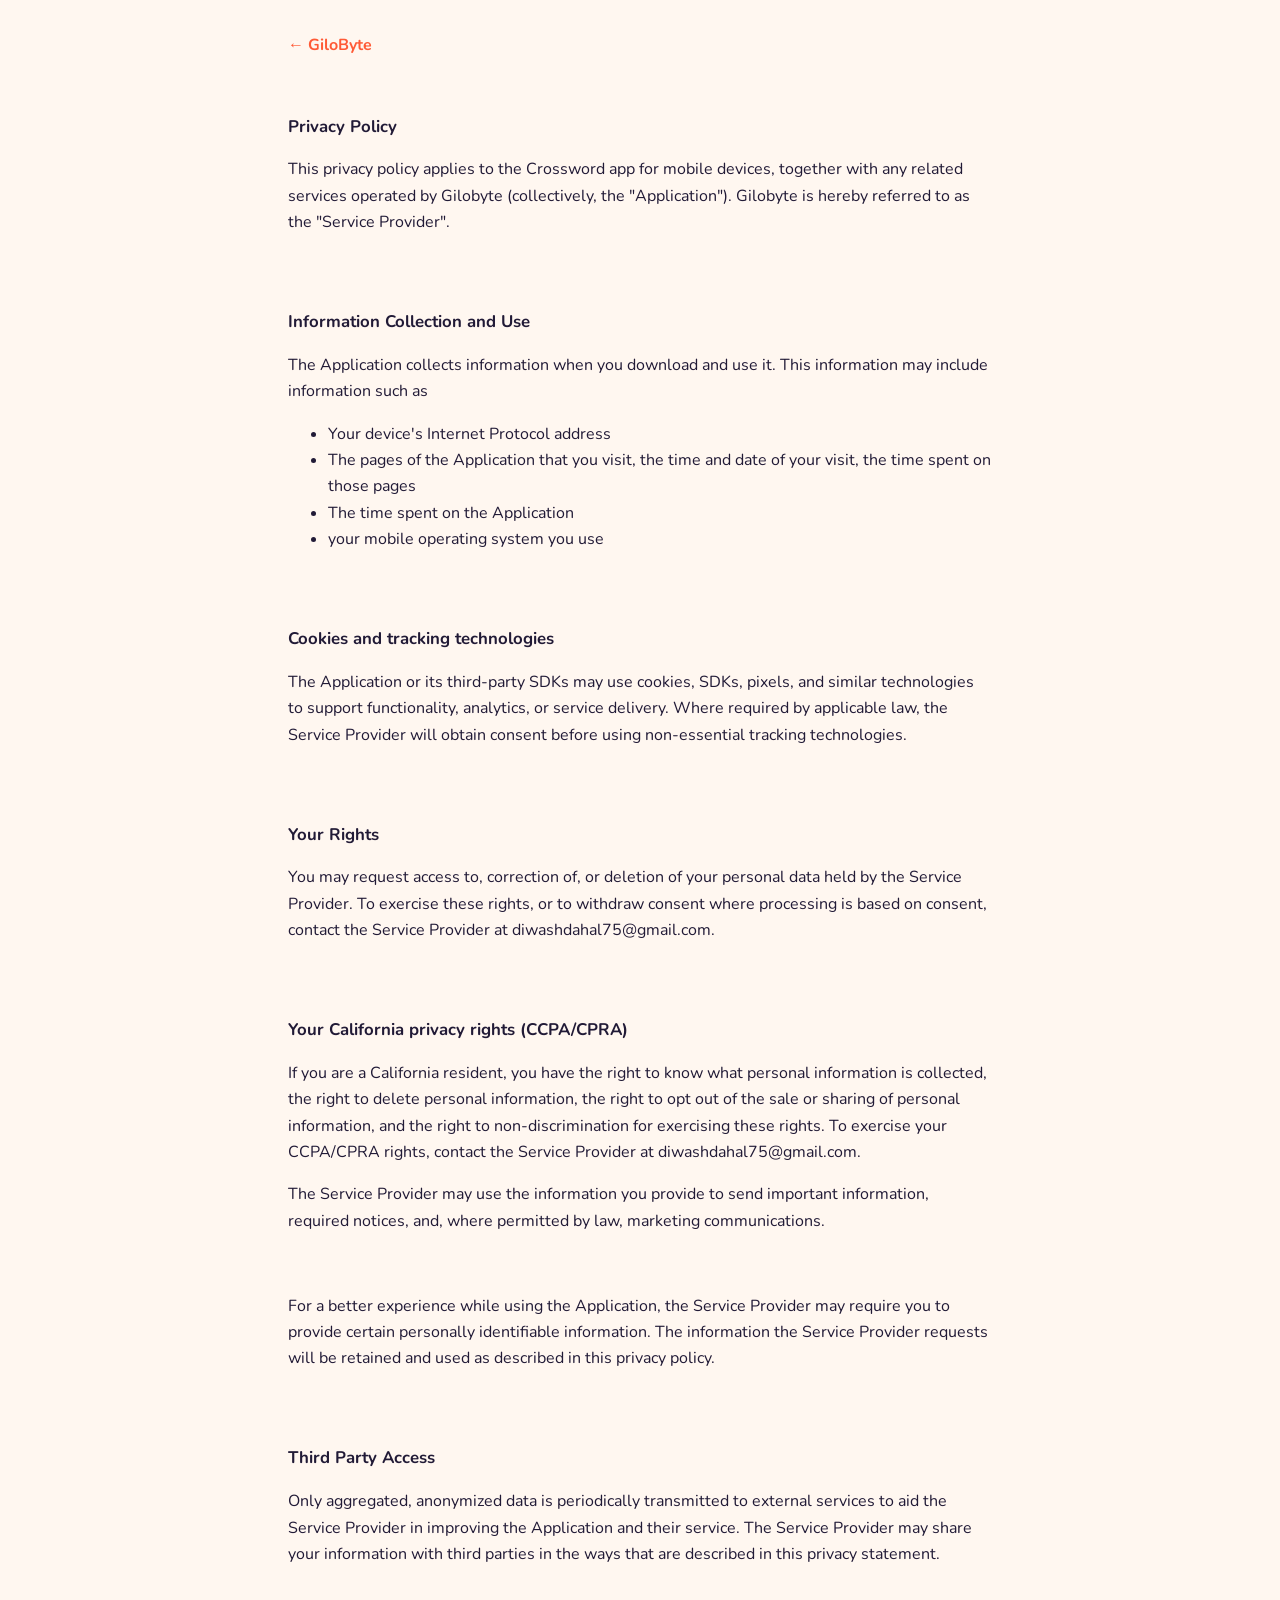
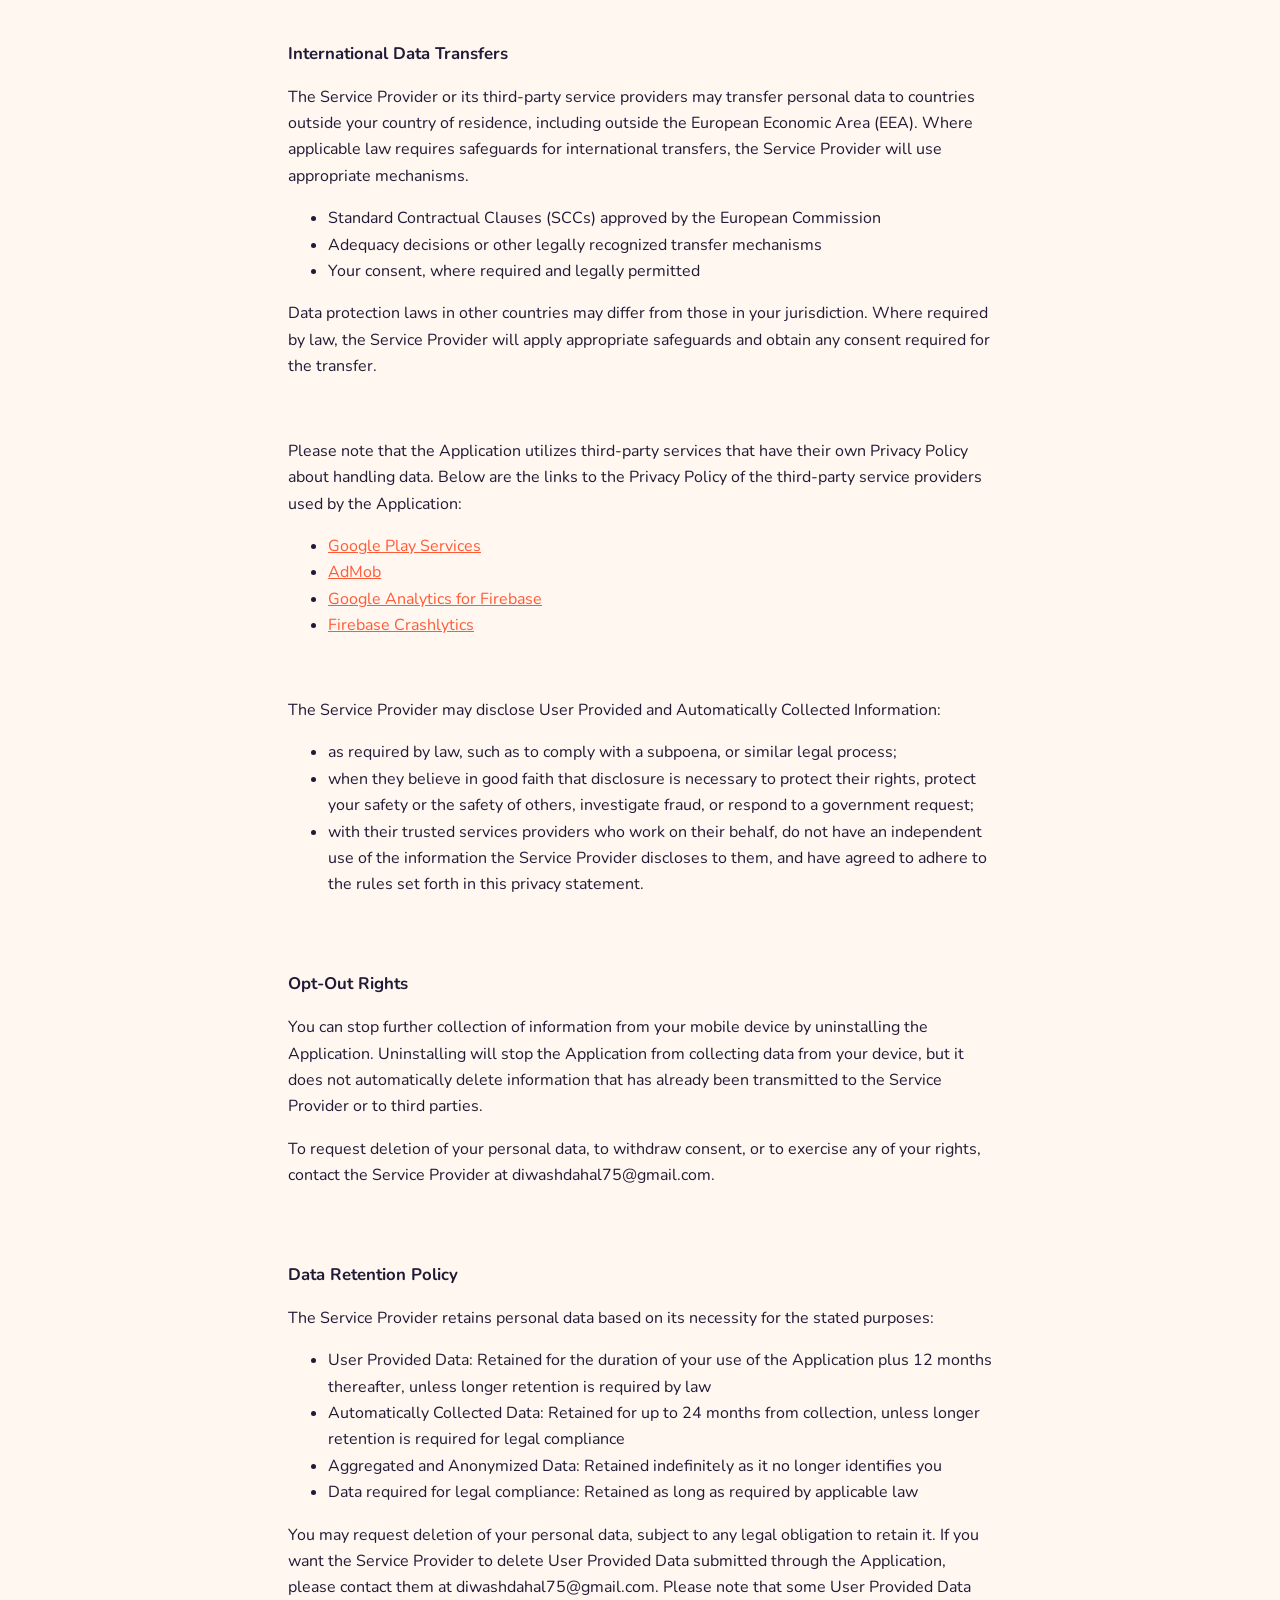
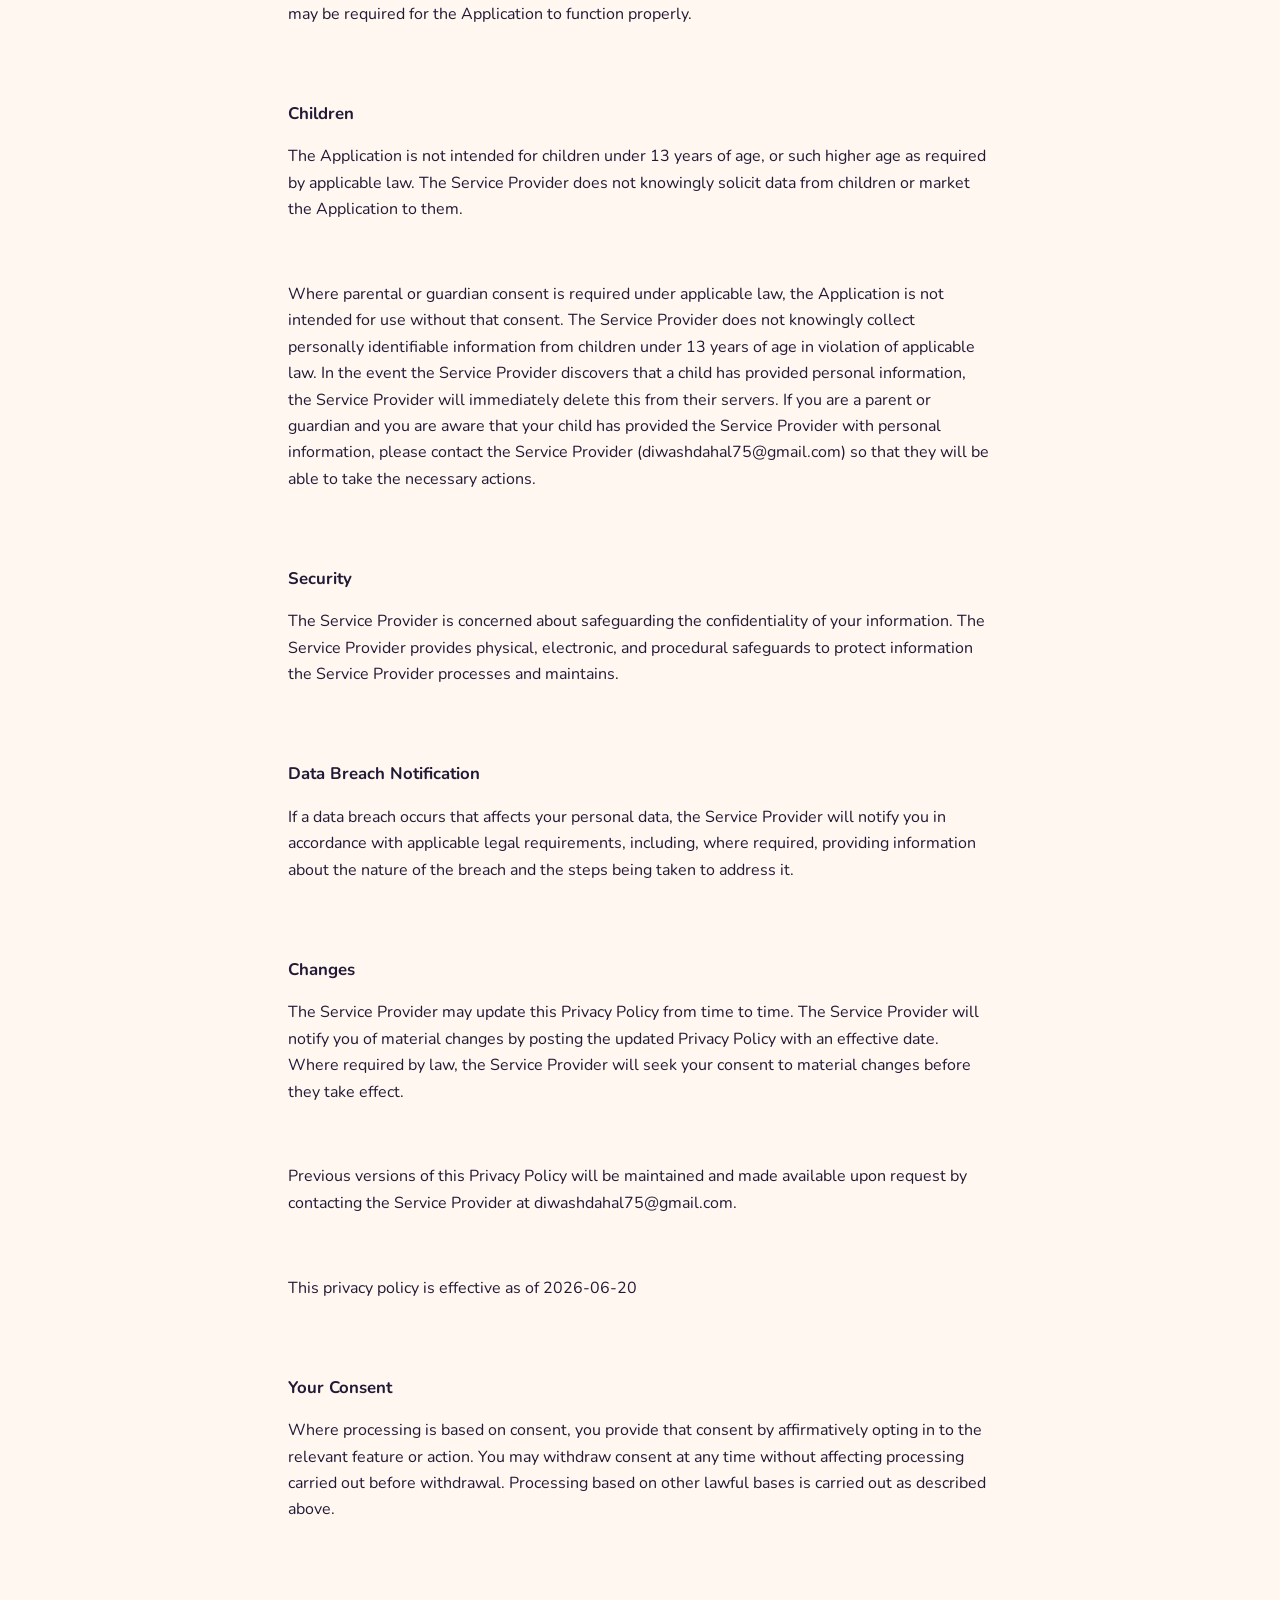
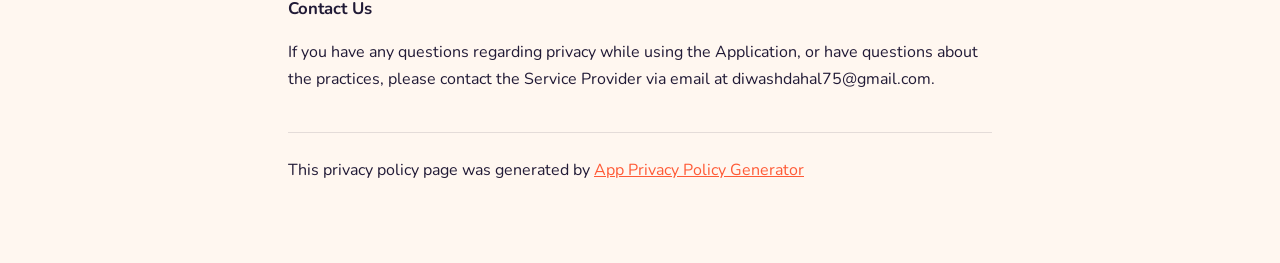
<file: CROSSWORD_PRIVACY_POLICY.html>
<!DOCTYPE html>
    <html>
    <head>
      <meta charset='utf-8'>
      <meta name='viewport' content='width=device-width'>
      <title>Privacy Policy — Crossword: Word Puzzles | GiloByte</title>
      <meta name="description" content="Privacy policy for the Crossword: Word Puzzles Android app by GiloByte.">
      <meta name="robots" content="index, follow">
      <link rel="canonical" href="https://gilobyte.com/CROSSWORD_PRIVACY_POLICY.html">
      <link rel="icon" href="/favicon.ico" sizes="32x32">
      <meta name="theme-color" content="#fff7f0">
      <link rel="preconnect" href="https://fonts.googleapis.com">
      <link href="https://fonts.googleapis.com/css2?family=Nunito:wght@400;700&display=swap" rel="stylesheet">
      <style>body{font-family:'Nunito',-apple-system,'Segoe UI',Helvetica,Arial,sans-serif;max-width:44rem;margin:0 auto;padding:2em 1.25em 4em;line-height:1.65;color:#211a36;background:#fff7f0}strong{display:block;margin-top:1.8em;font-size:1.05rem}a{color:#ff5a36}hr{border:none;border-top:1px solid rgba(33,26,54,.12);margin:2.5em 0 1.5em}.back{display:inline-block;margin-bottom:1.5em;font-weight:700;text-decoration:none;color:#ff5a36}</style>
      
    </head>
    <body>
    <a class="back" href="/">← GiloByte</a>
    <strong>Privacy Policy</strong><p>This privacy policy applies to the Crossword app for mobile devices, together with any related services operated by Gilobyte (collectively, the "Application"). Gilobyte is hereby referred to as the "Service Provider".</p><br><strong>Information Collection and Use</strong><p>The Application collects information when you download and use it. This information may include information such as </p><ul><li>Your device's Internet Protocol address</li><li>The pages of the Application that you visit, the time and date of your visit, the time spent on those pages</li><li>The time spent on the Application</li><li>your mobile operating system you use</li></ul><p></p><br><strong>Cookies and tracking technologies</strong><p>The Application or its third-party SDKs may use cookies, SDKs, pixels, and similar technologies to support functionality, analytics, or service delivery. Where required by applicable law, the Service Provider will obtain consent before using non-essential tracking technologies.</p><!----><br><strong>Your Rights</strong><p>You may request access to, correction of, or deletion of your personal data held by the Service Provider. To exercise these rights, or to withdraw consent where processing is based on consent, contact the Service Provider at diwashdahal75@gmail.com.</p><br><strong>Your California privacy rights (CCPA/CPRA)</strong><p>If you are a California resident, you have the right to know what personal information is collected, the right to delete personal information, the right to opt out of the sale or sharing of personal information, and the right to non-discrimination for exercising these rights. To exercise your CCPA/CPRA rights, contact the Service Provider at diwashdahal75@gmail.com.</p><!----><p>The Service Provider may use the information you provide to send important information, required notices, and, where permitted by law, marketing communications.</p><br><p>For a better experience while using the Application, the Service Provider may require you to provide certain personally identifiable information. The information the Service Provider requests will be retained and used as described in this privacy policy.</p><br><strong>Third Party Access</strong><p>Only aggregated, anonymized data is periodically transmitted to external services to aid the Service Provider in improving the Application and their service. The Service Provider may share your information with third parties in the ways that are described in this privacy statement.</p><br><strong>International Data Transfers</strong><p>The Service Provider or its third-party service providers may transfer personal data to countries outside your country of residence, including outside the European Economic Area (EEA). Where applicable law requires safeguards for international transfers, the Service Provider will use appropriate mechanisms.</p><ul><li>Standard Contractual Clauses (SCCs) approved by the European Commission</li><li>Adequacy decisions or other legally recognized transfer mechanisms</li><li>Your consent, where required and legally permitted</li></ul><p>Data protection laws in other countries may differ from those in your jurisdiction. Where required by law, the Service Provider will apply appropriate safeguards and obtain any consent required for the transfer.</p><div><br><p>Please note that the Application utilizes third-party services that have their own Privacy Policy about handling data. Below are the links to the Privacy Policy of the third-party service providers used by the Application:</p><ul><li><a href="https://www.google.com/policies/privacy/" target="_blank" rel="noopener noreferrer">Google Play Services</a></li><li><a href="https://policies.google.com/technologies/partner-sites" target="_blank" rel="noopener noreferrer">AdMob</a></li><li><a href="https://firebase.google.com/support/privacy" target="_blank" rel="noopener noreferrer">Google Analytics for Firebase</a></li><li><a href="https://firebase.google.com/support/privacy/" target="_blank" rel="noopener noreferrer">Firebase Crashlytics</a></li></ul></div><br><p>The Service Provider may disclose User Provided and Automatically Collected Information:</p><ul><li>as required by law, such as to comply with a subpoena, or similar legal process;</li><li>when they believe in good faith that disclosure is necessary to protect their rights, protect your safety or the safety of others, investigate fraud, or respond to a government request;</li><li>with their trusted services providers who work on their behalf, do not have an independent use of the information the Service Provider discloses to them, and have agreed to adhere to the rules set forth in this privacy statement.</li></ul><p></p><br><strong>Opt-Out Rights</strong><div><p>You can stop further collection of information from your mobile device by uninstalling the Application. Uninstalling will stop the Application from collecting data from your device, but it does not automatically delete information that has already been transmitted to the Service Provider or to third parties.</p></div><!----><p>To request deletion of your personal data, to withdraw consent, or to exercise any of your rights, contact the Service Provider at diwashdahal75@gmail.com.</p><br><strong>Data Retention Policy</strong><p>The Service Provider retains personal data based on its necessity for the stated purposes:</p><ul><li>User Provided Data: Retained for the duration of your use of the Application plus 12 months thereafter, unless longer retention is required by law</li><li>Automatically Collected Data: Retained for up to 24 months from collection, unless longer retention is required for legal compliance</li><li>Aggregated and Anonymized Data: Retained indefinitely as it no longer identifies you</li><li>Data required for legal compliance: Retained as long as required by applicable law</li></ul><p>You may request deletion of your personal data, subject to any legal obligation to retain it. If you want the Service Provider to delete User Provided Data submitted through the Application, please contact them at diwashdahal75@gmail.com. Please note that some User Provided Data may be required for the Application to function properly.</p><br><strong>Children</strong><p>The Application is not intended for children under 13 years of age, or such higher age as required by applicable law. The Service Provider does not knowingly solicit data from children or market the Application to them.</p><div><br><p>Where parental or guardian consent is required under applicable law, the Application is not intended for use without that consent. The Service Provider does not knowingly collect personally identifiable information from children under 13 years of age in violation of applicable law. In the event the Service Provider discovers that a child has provided personal information, the Service Provider will immediately delete this from their servers. If you are a parent or guardian and you are aware that your child has provided the Service Provider with personal information, please contact the Service Provider (diwashdahal75@gmail.com) so that they will be able to take the necessary actions.</p></div><br><strong>Security</strong><p>The Service Provider is concerned about safeguarding the confidentiality of your information. The Service Provider provides physical, electronic, and procedural safeguards to protect information the Service Provider processes and maintains.</p><br><strong>Data Breach Notification</strong><p>If a data breach occurs that affects your personal data, the Service Provider will notify you in accordance with applicable legal requirements, including, where required, providing information about the nature of the breach and the steps being taken to address it.</p><br><strong>Changes</strong><p>The Service Provider may update this Privacy Policy from time to time. The Service Provider will notify you of material changes by posting the updated Privacy Policy with an effective date. Where required by law, the Service Provider will seek your consent to material changes before they take effect.</p><br><p>Previous versions of this Privacy Policy will be maintained and made available upon request by contacting the Service Provider at diwashdahal75@gmail.com.</p><br><p>This privacy policy is effective as of 2026-06-20</p><br><strong>Your Consent</strong><p>Where processing is based on consent, you provide that consent by affirmatively opting in to the relevant feature or action. You may withdraw consent at any time without affecting processing carried out before withdrawal. Processing based on other lawful bases is carried out as described above.</p><br><strong>Contact Us</strong><p>If you have any questions regarding privacy while using the Application, or have questions about the practices, please contact the Service Provider via email at diwashdahal75@gmail.com.</p><hr><p>This privacy policy page was generated by <a href="https://app-privacy-policy-generator.nisrulz.com/" target="_blank" rel="noopener noreferrer">App Privacy Policy Generator</a></p>
    </body>
    </html>
</file>
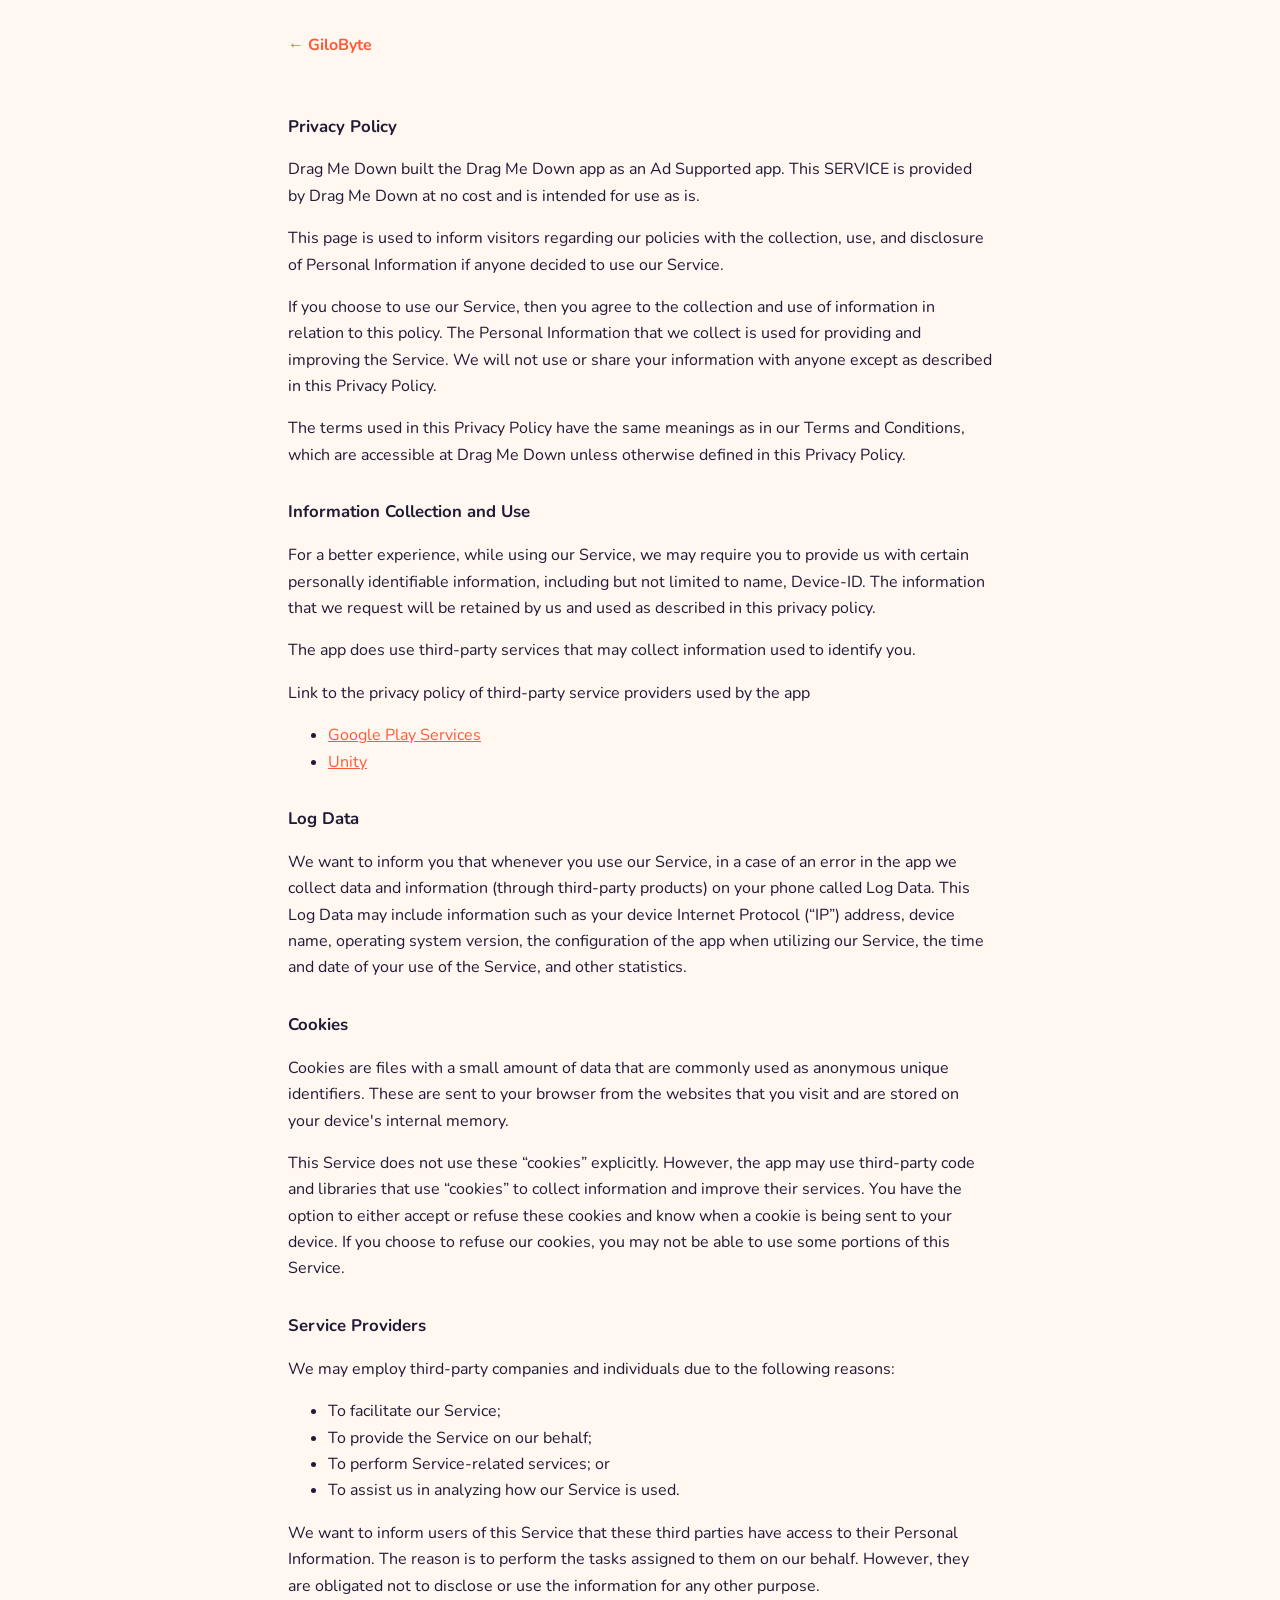
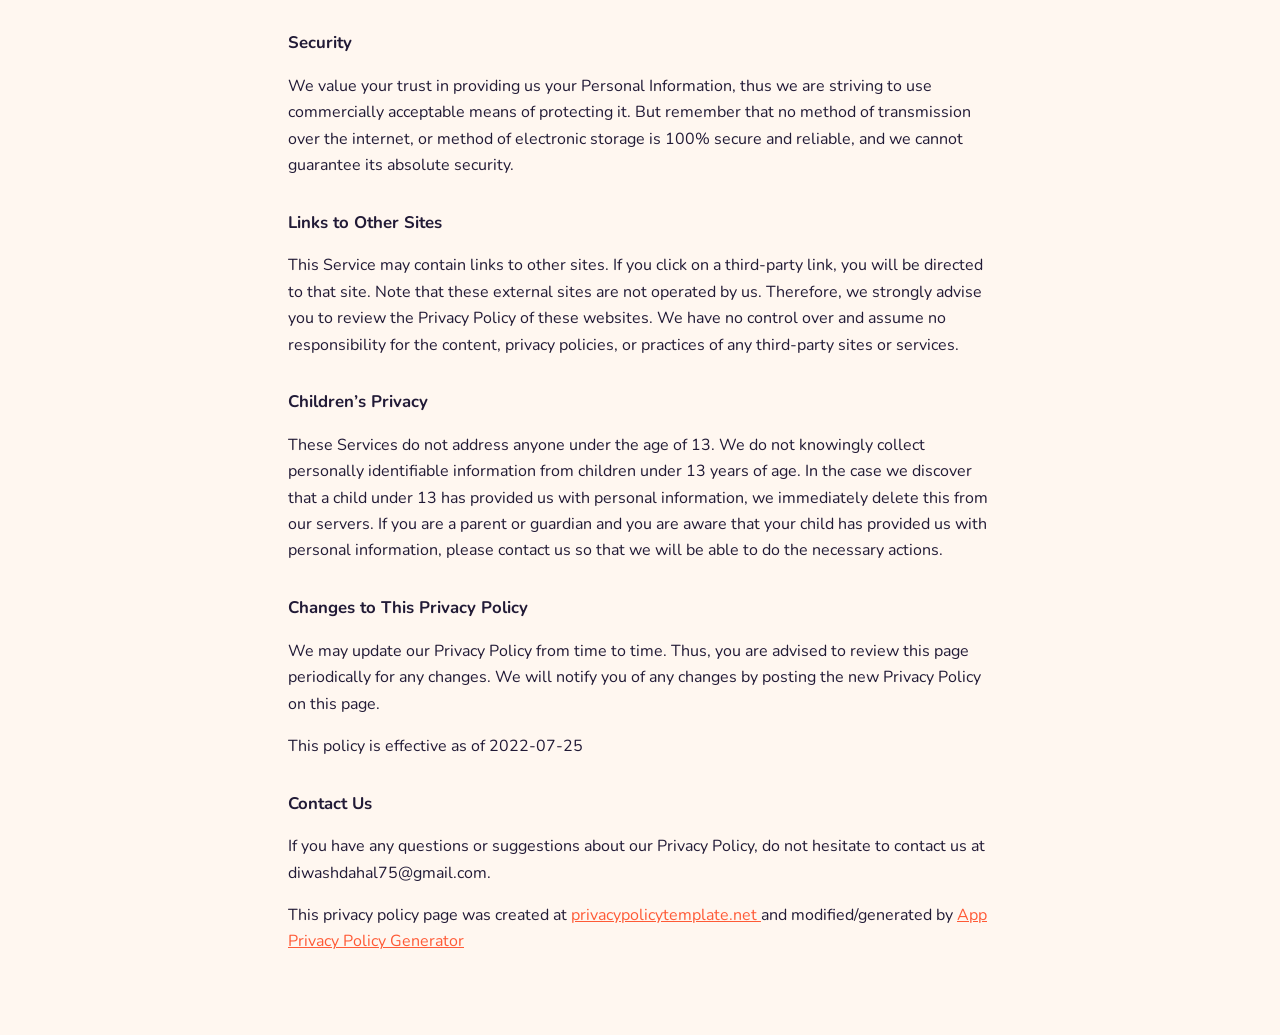
<file: DMD_PRIVACY_POLICY.html>
<!DOCTYPE html>
    <html>
    <head>
      <meta charset='utf-8'>
      <meta name='viewport' content='width=device-width'>
      <title>Privacy Policy — Drag Me Down | GiloByte</title>
      <meta name="description" content="Privacy policy for the Drag Me Down Android app by GiloByte.">
      <meta name="robots" content="noindex, follow">
      <link rel="canonical" href="https://gilobyte.com/DMD_PRIVACY_POLICY.html">
      <link rel="icon" href="/favicon.ico" sizes="32x32">
      <meta name="theme-color" content="#fff7f0">
      <link rel="preconnect" href="https://fonts.googleapis.com">
      <link href="https://fonts.googleapis.com/css2?family=Nunito:wght@400;700&display=swap" rel="stylesheet">
      <style>body{font-family:'Nunito',-apple-system,'Segoe UI',Helvetica,Arial,sans-serif;max-width:44rem;margin:0 auto;padding:2em 1.25em 4em;line-height:1.65;color:#211a36;background:#fff7f0}strong{display:block;margin-top:1.8em;font-size:1.05rem}a{color:#ff5a36}hr{border:none;border-top:1px solid rgba(33,26,54,.12);margin:2.5em 0 1.5em}.back{display:inline-block;margin-bottom:1.5em;font-weight:700;text-decoration:none;color:#ff5a36}</style>
      
    </head>
    <body>
    <a class="back" href="/">← GiloByte</a>
    <strong>Privacy Policy</strong> <p>
                  Drag Me Down built the Drag Me Down app as
                  an Ad Supported app. This SERVICE is provided by
                  Drag Me Down at no cost and is intended for use as
                  is.
                </p> <p>
                  This page is used to inform visitors regarding our
                  policies with the collection, use, and disclosure of Personal
                  Information if anyone decided to use our Service.
                </p> <p>
                  If you choose to use our Service, then you agree to
                  the collection and use of information in relation to this
                  policy. The Personal Information that we collect is
                  used for providing and improving the Service. We will not use or share your information with
                  anyone except as described in this Privacy Policy.
                </p> <p>
                  The terms used in this Privacy Policy have the same meanings
                  as in our Terms and Conditions, which are accessible at
                  Drag Me Down unless otherwise defined in this Privacy Policy.
                </p> <p><strong>Information Collection and Use</strong></p> <p>
                  For a better experience, while using our Service, we
                  may require you to provide us with certain personally
                  identifiable information, including but not limited to name, Device-ID. The information that
                  we request will be retained by us and used as described in this privacy policy.
                </p> <div><p>
                    The app does use third-party services that may collect
                    information used to identify you.
                  </p> <p>
                    Link to the privacy policy of third-party service providers used
                    by the app
                  </p> <ul><li><a href="https://www.google.com/policies/privacy/" target="_blank" rel="noopener noreferrer">Google Play Services</a></li><!----><!----><!----><!----><!----><!----><!----><!----><!----><!----><li><a href="https://unity3d.com/legal/privacy-policy" target="_blank" rel="noopener noreferrer">Unity</a></li><!----><!----><!----><!----><!----><!----><!----><!----><!----><!----><!----><!----><!----><!----><!----><!----></ul></div> <p><strong>Log Data</strong></p> <p>
                  We want to inform you that whenever you
                  use our Service, in a case of an error in the app
                  we collect data and information (through third-party
                  products) on your phone called Log Data. This Log Data may
                  include information such as your device Internet Protocol
                  (“IP”) address, device name, operating system version, the
                  configuration of the app when utilizing our Service,
                  the time and date of your use of the Service, and other
                  statistics.
                </p> <p><strong>Cookies</strong></p> <p>
                  Cookies are files with a small amount of data that are
                  commonly used as anonymous unique identifiers. These are sent
                  to your browser from the websites that you visit and are
                  stored on your device's internal memory.
                </p> <p>
                  This Service does not use these “cookies” explicitly. However,
                  the app may use third-party code and libraries that use
                  “cookies” to collect information and improve their services.
                  You have the option to either accept or refuse these cookies
                  and know when a cookie is being sent to your device. If you
                  choose to refuse our cookies, you may not be able to use some
                  portions of this Service.
                </p> <p><strong>Service Providers</strong></p> <p>
                  We may employ third-party companies and
                  individuals due to the following reasons:
                </p> <ul><li>To facilitate our Service;</li> <li>To provide the Service on our behalf;</li> <li>To perform Service-related services; or</li> <li>To assist us in analyzing how our Service is used.</li></ul> <p>
                  We want to inform users of this Service
                  that these third parties have access to their Personal
                  Information. The reason is to perform the tasks assigned to
                  them on our behalf. However, they are obligated not to
                  disclose or use the information for any other purpose.
                </p> <p><strong>Security</strong></p> <p>
                  We value your trust in providing us your
                  Personal Information, thus we are striving to use commercially
                  acceptable means of protecting it. But remember that no method
                  of transmission over the internet, or method of electronic
                  storage is 100% secure and reliable, and we cannot
                  guarantee its absolute security.
                </p> <p><strong>Links to Other Sites</strong></p> <p>
                  This Service may contain links to other sites. If you click on
                  a third-party link, you will be directed to that site. Note
                  that these external sites are not operated by us.
                  Therefore, we strongly advise you to review the
                  Privacy Policy of these websites. We have
                  no control over and assume no responsibility for the content,
                  privacy policies, or practices of any third-party sites or
                  services.
                </p> <p><strong>Children’s Privacy</strong></p> <div><p>
                    These Services do not address anyone under the age of 13.
                    We do not knowingly collect personally
                    identifiable information from children under 13 years of age. In the case
                    we discover that a child under 13 has provided
                    us with personal information, we immediately
                    delete this from our servers. If you are a parent or guardian
                    and you are aware that your child has provided us with
                    personal information, please contact us so that
                    we will be able to do the necessary actions.
                  </p></div> <!----> <p><strong>Changes to This Privacy Policy</strong></p> <p>
                  We may update our Privacy Policy from
                  time to time. Thus, you are advised to review this page
                  periodically for any changes. We will
                  notify you of any changes by posting the new Privacy Policy on
                  this page.
                </p> <p>This policy is effective as of 2022-07-25</p> <p><strong>Contact Us</strong></p> <p>
                  If you have any questions or suggestions about our
                  Privacy Policy, do not hesitate to contact us at diwashdahal75@gmail.com.
                </p> <p>This privacy policy page was created at <a href="https://privacypolicytemplate.net" target="_blank" rel="noopener noreferrer">privacypolicytemplate.net </a>and modified/generated by <a href="https://app-privacy-policy-generator.nisrulz.com/" target="_blank" rel="noopener noreferrer">App Privacy Policy Generator</a></p>
    </body>
    </html>
</file>
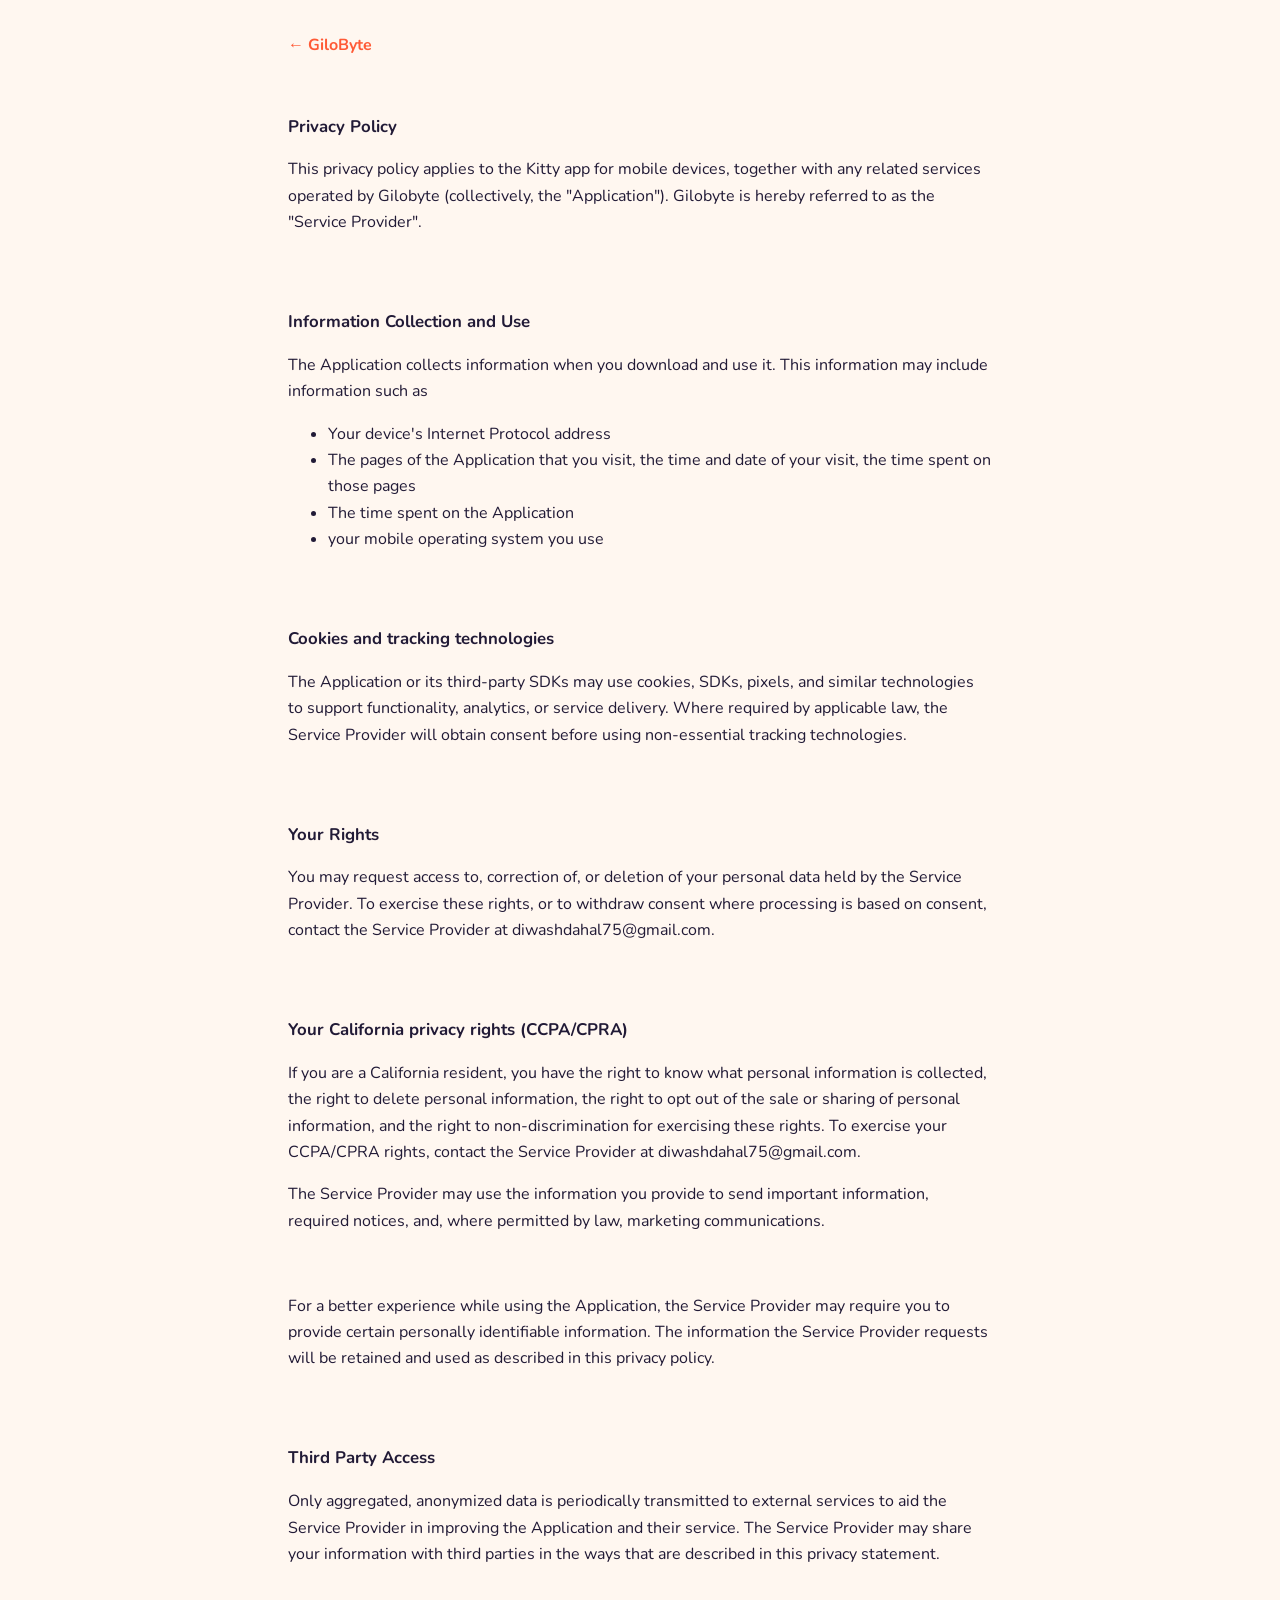
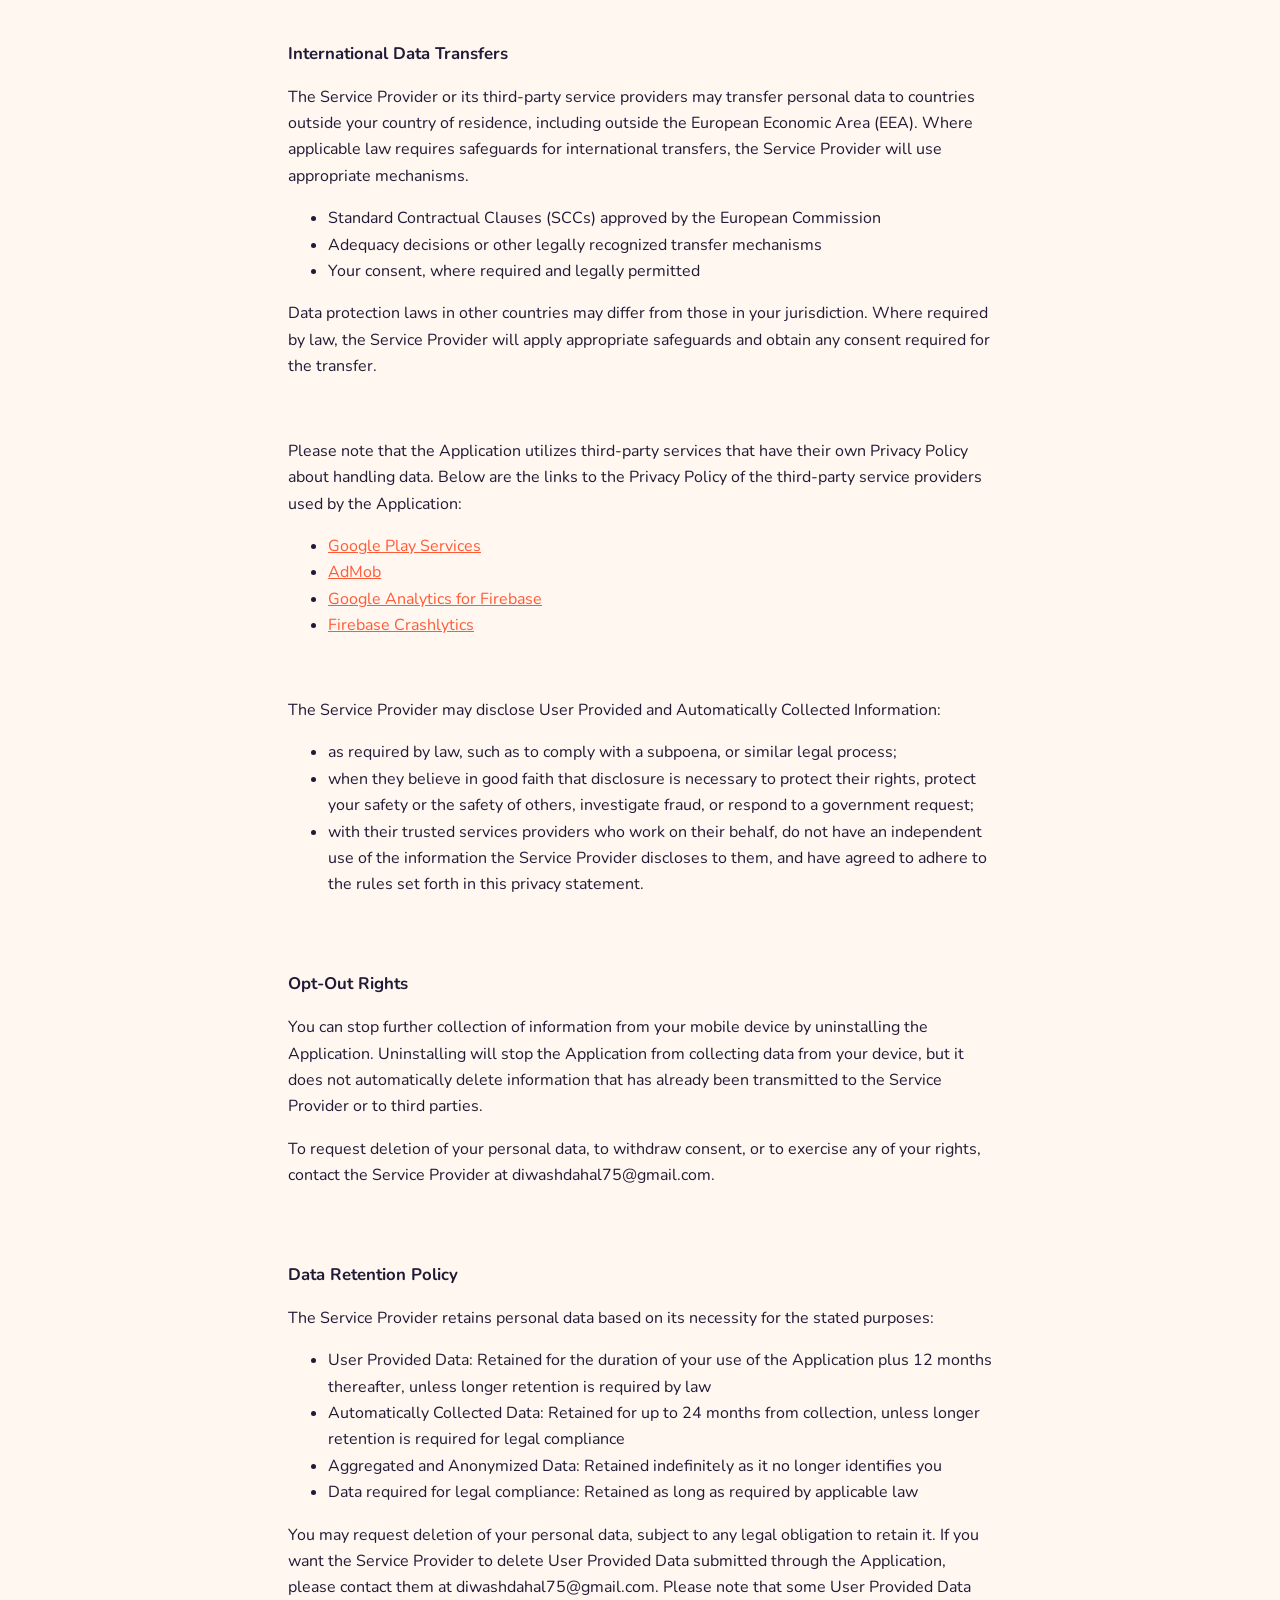
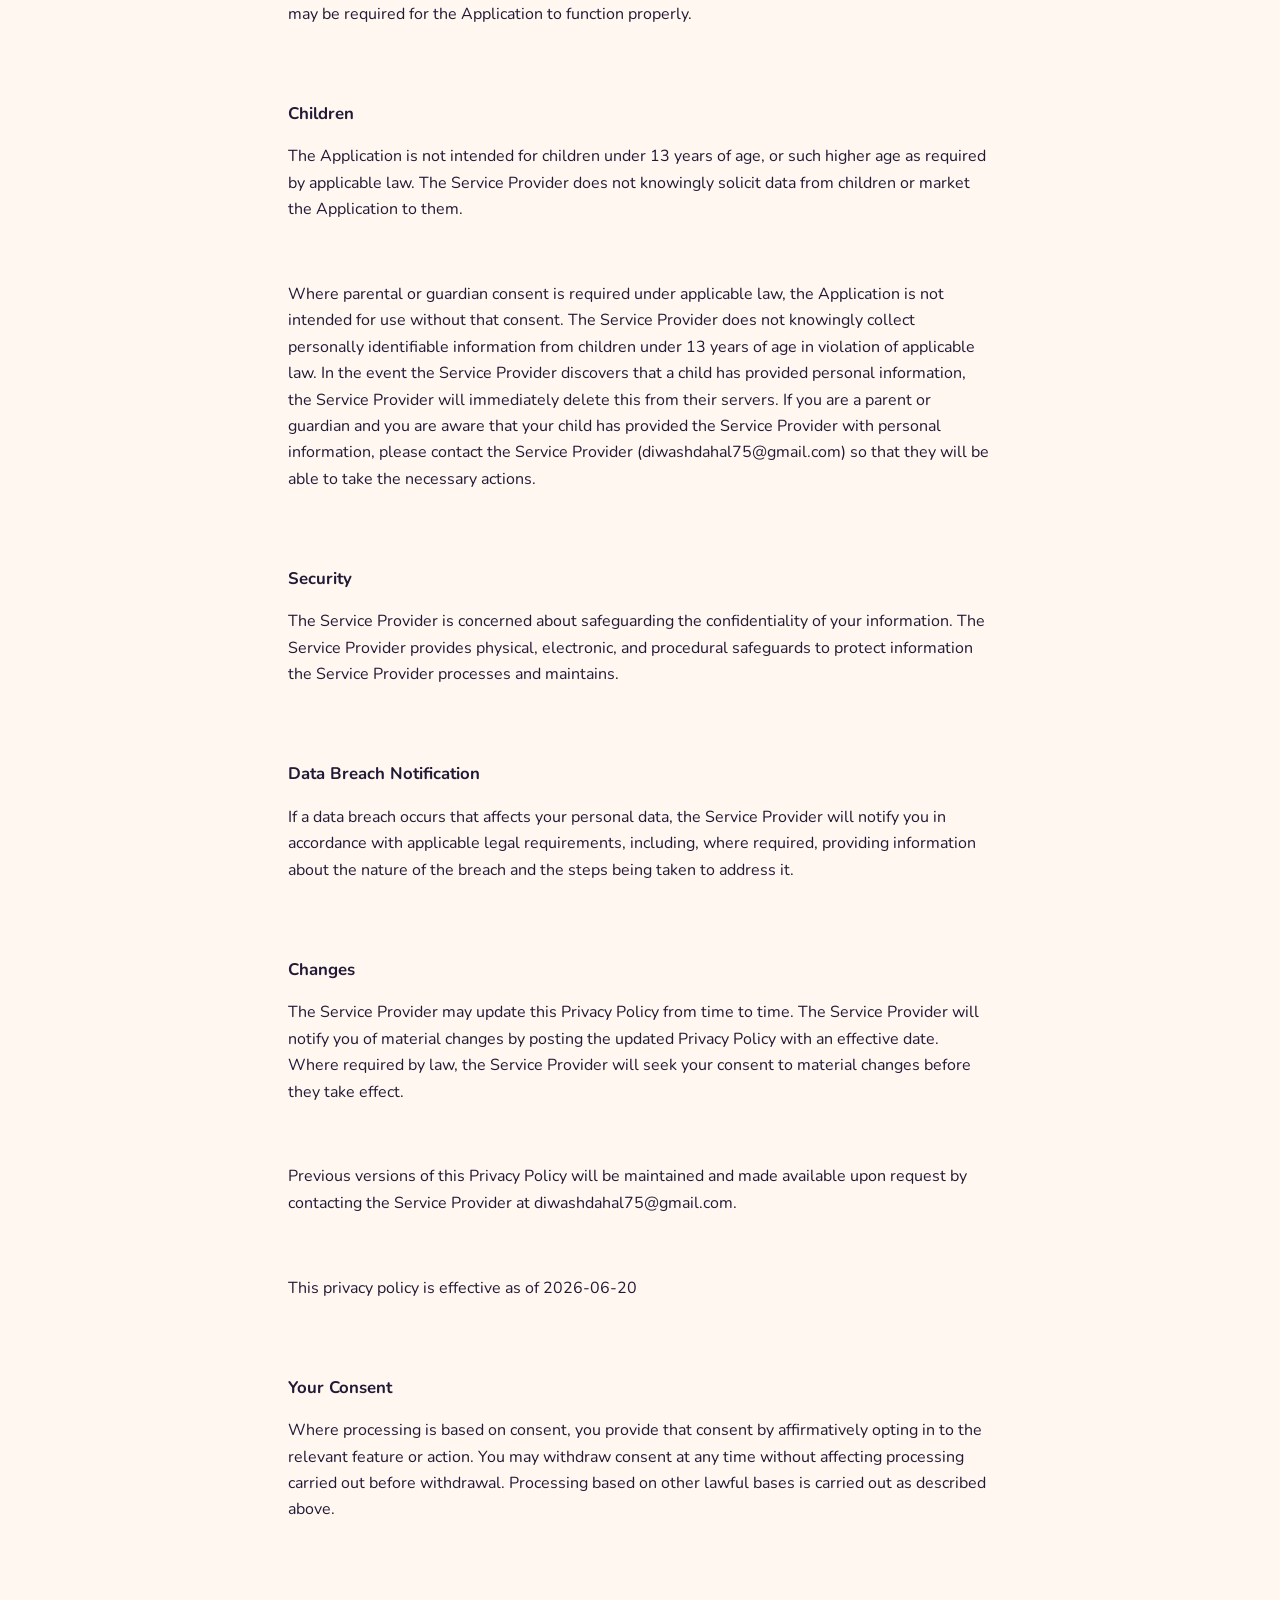
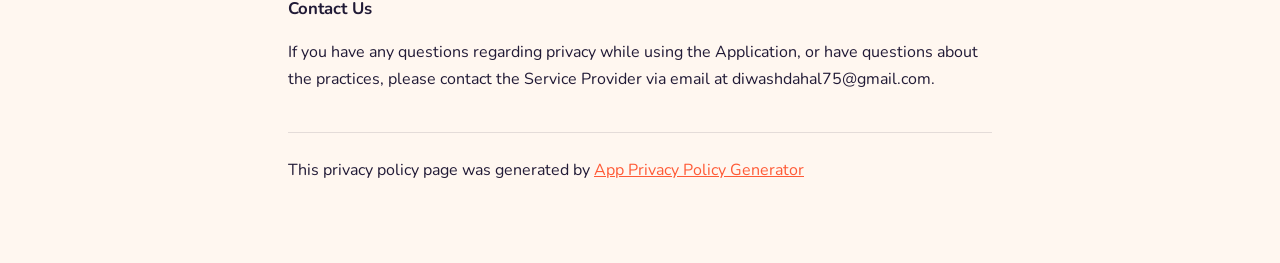
<file: KITTY_PRIVACY_POLICY.html>
<!DOCTYPE html>
    <html>
    <head>
      <meta charset='utf-8'>
      <meta name='viewport' content='width=device-width'>
      <title>Privacy Policy — Kitty: Card Showdown | GiloByte</title>
      <meta name="description" content="Privacy policy for the Kitty: Card Showdown Android app by GiloByte.">
      <meta name="robots" content="noindex, follow">
      <link rel="canonical" href="https://gilobyte.com/KITTY_PRIVACY_POLICY.html">
      <link rel="icon" href="/favicon.ico" sizes="32x32">
      <meta name="theme-color" content="#fff7f0">
      <link rel="preconnect" href="https://fonts.googleapis.com">
      <link href="https://fonts.googleapis.com/css2?family=Nunito:wght@400;700&display=swap" rel="stylesheet">
      <style>body{font-family:'Nunito',-apple-system,'Segoe UI',Helvetica,Arial,sans-serif;max-width:44rem;margin:0 auto;padding:2em 1.25em 4em;line-height:1.65;color:#211a36;background:#fff7f0}strong{display:block;margin-top:1.8em;font-size:1.05rem}a{color:#ff5a36}hr{border:none;border-top:1px solid rgba(33,26,54,.12);margin:2.5em 0 1.5em}.back{display:inline-block;margin-bottom:1.5em;font-weight:700;text-decoration:none;color:#ff5a36}</style>
      
    </head>
    <body>
    <a class="back" href="/">← GiloByte</a>
    <strong>Privacy Policy</strong><p>This privacy policy applies to the Kitty app for mobile devices, together with any related services operated by Gilobyte (collectively, the "Application"). Gilobyte is hereby referred to as the "Service Provider".</p><br><strong>Information Collection and Use</strong><p>The Application collects information when you download and use it. This information may include information such as </p><ul><li>Your device's Internet Protocol address</li><li>The pages of the Application that you visit, the time and date of your visit, the time spent on those pages</li><li>The time spent on the Application</li><li>your mobile operating system you use</li></ul><p></p><br><strong>Cookies and tracking technologies</strong><p>The Application or its third-party SDKs may use cookies, SDKs, pixels, and similar technologies to support functionality, analytics, or service delivery. Where required by applicable law, the Service Provider will obtain consent before using non-essential tracking technologies.</p><!----><br><strong>Your Rights</strong><p>You may request access to, correction of, or deletion of your personal data held by the Service Provider. To exercise these rights, or to withdraw consent where processing is based on consent, contact the Service Provider at diwashdahal75@gmail.com.</p><br><strong>Your California privacy rights (CCPA/CPRA)</strong><p>If you are a California resident, you have the right to know what personal information is collected, the right to delete personal information, the right to opt out of the sale or sharing of personal information, and the right to non-discrimination for exercising these rights. To exercise your CCPA/CPRA rights, contact the Service Provider at diwashdahal75@gmail.com.</p><!----><p>The Service Provider may use the information you provide to send important information, required notices, and, where permitted by law, marketing communications.</p><br><p>For a better experience while using the Application, the Service Provider may require you to provide certain personally identifiable information. The information the Service Provider requests will be retained and used as described in this privacy policy.</p><br><strong>Third Party Access</strong><p>Only aggregated, anonymized data is periodically transmitted to external services to aid the Service Provider in improving the Application and their service. The Service Provider may share your information with third parties in the ways that are described in this privacy statement.</p><br><strong>International Data Transfers</strong><p>The Service Provider or its third-party service providers may transfer personal data to countries outside your country of residence, including outside the European Economic Area (EEA). Where applicable law requires safeguards for international transfers, the Service Provider will use appropriate mechanisms.</p><ul><li>Standard Contractual Clauses (SCCs) approved by the European Commission</li><li>Adequacy decisions or other legally recognized transfer mechanisms</li><li>Your consent, where required and legally permitted</li></ul><p>Data protection laws in other countries may differ from those in your jurisdiction. Where required by law, the Service Provider will apply appropriate safeguards and obtain any consent required for the transfer.</p><div><br><p>Please note that the Application utilizes third-party services that have their own Privacy Policy about handling data. Below are the links to the Privacy Policy of the third-party service providers used by the Application:</p><ul><li><a href="https://www.google.com/policies/privacy/" target="_blank" rel="noopener noreferrer">Google Play Services</a></li><li><a href="https://policies.google.com/technologies/partner-sites" target="_blank" rel="noopener noreferrer">AdMob</a></li><li><a href="https://firebase.google.com/support/privacy" target="_blank" rel="noopener noreferrer">Google Analytics for Firebase</a></li><li><a href="https://firebase.google.com/support/privacy/" target="_blank" rel="noopener noreferrer">Firebase Crashlytics</a></li></ul></div><br><p>The Service Provider may disclose User Provided and Automatically Collected Information:</p><ul><li>as required by law, such as to comply with a subpoena, or similar legal process;</li><li>when they believe in good faith that disclosure is necessary to protect their rights, protect your safety or the safety of others, investigate fraud, or respond to a government request;</li><li>with their trusted services providers who work on their behalf, do not have an independent use of the information the Service Provider discloses to them, and have agreed to adhere to the rules set forth in this privacy statement.</li></ul><p></p><br><strong>Opt-Out Rights</strong><div><p>You can stop further collection of information from your mobile device by uninstalling the Application. Uninstalling will stop the Application from collecting data from your device, but it does not automatically delete information that has already been transmitted to the Service Provider or to third parties.</p></div><!----><p>To request deletion of your personal data, to withdraw consent, or to exercise any of your rights, contact the Service Provider at diwashdahal75@gmail.com.</p><br><strong>Data Retention Policy</strong><p>The Service Provider retains personal data based on its necessity for the stated purposes:</p><ul><li>User Provided Data: Retained for the duration of your use of the Application plus 12 months thereafter, unless longer retention is required by law</li><li>Automatically Collected Data: Retained for up to 24 months from collection, unless longer retention is required for legal compliance</li><li>Aggregated and Anonymized Data: Retained indefinitely as it no longer identifies you</li><li>Data required for legal compliance: Retained as long as required by applicable law</li></ul><p>You may request deletion of your personal data, subject to any legal obligation to retain it. If you want the Service Provider to delete User Provided Data submitted through the Application, please contact them at diwashdahal75@gmail.com. Please note that some User Provided Data may be required for the Application to function properly.</p><br><strong>Children</strong><p>The Application is not intended for children under 13 years of age, or such higher age as required by applicable law. The Service Provider does not knowingly solicit data from children or market the Application to them.</p><div><br><p>Where parental or guardian consent is required under applicable law, the Application is not intended for use without that consent. The Service Provider does not knowingly collect personally identifiable information from children under 13 years of age in violation of applicable law. In the event the Service Provider discovers that a child has provided personal information, the Service Provider will immediately delete this from their servers. If you are a parent or guardian and you are aware that your child has provided the Service Provider with personal information, please contact the Service Provider (diwashdahal75@gmail.com) so that they will be able to take the necessary actions.</p></div><br><strong>Security</strong><p>The Service Provider is concerned about safeguarding the confidentiality of your information. The Service Provider provides physical, electronic, and procedural safeguards to protect information the Service Provider processes and maintains.</p><br><strong>Data Breach Notification</strong><p>If a data breach occurs that affects your personal data, the Service Provider will notify you in accordance with applicable legal requirements, including, where required, providing information about the nature of the breach and the steps being taken to address it.</p><br><strong>Changes</strong><p>The Service Provider may update this Privacy Policy from time to time. The Service Provider will notify you of material changes by posting the updated Privacy Policy with an effective date. Where required by law, the Service Provider will seek your consent to material changes before they take effect.</p><br><p>Previous versions of this Privacy Policy will be maintained and made available upon request by contacting the Service Provider at diwashdahal75@gmail.com.</p><br><p>This privacy policy is effective as of 2026-06-20</p><br><strong>Your Consent</strong><p>Where processing is based on consent, you provide that consent by affirmatively opting in to the relevant feature or action. You may withdraw consent at any time without affecting processing carried out before withdrawal. Processing based on other lawful bases is carried out as described above.</p><br><strong>Contact Us</strong><p>If you have any questions regarding privacy while using the Application, or have questions about the practices, please contact the Service Provider via email at diwashdahal75@gmail.com.</p><hr><p>This privacy policy page was generated by <a href="https://app-privacy-policy-generator.nisrulz.com/" target="_blank" rel="noopener noreferrer">App Privacy Policy Generator</a></p>
    </body>
    </html>
</file>
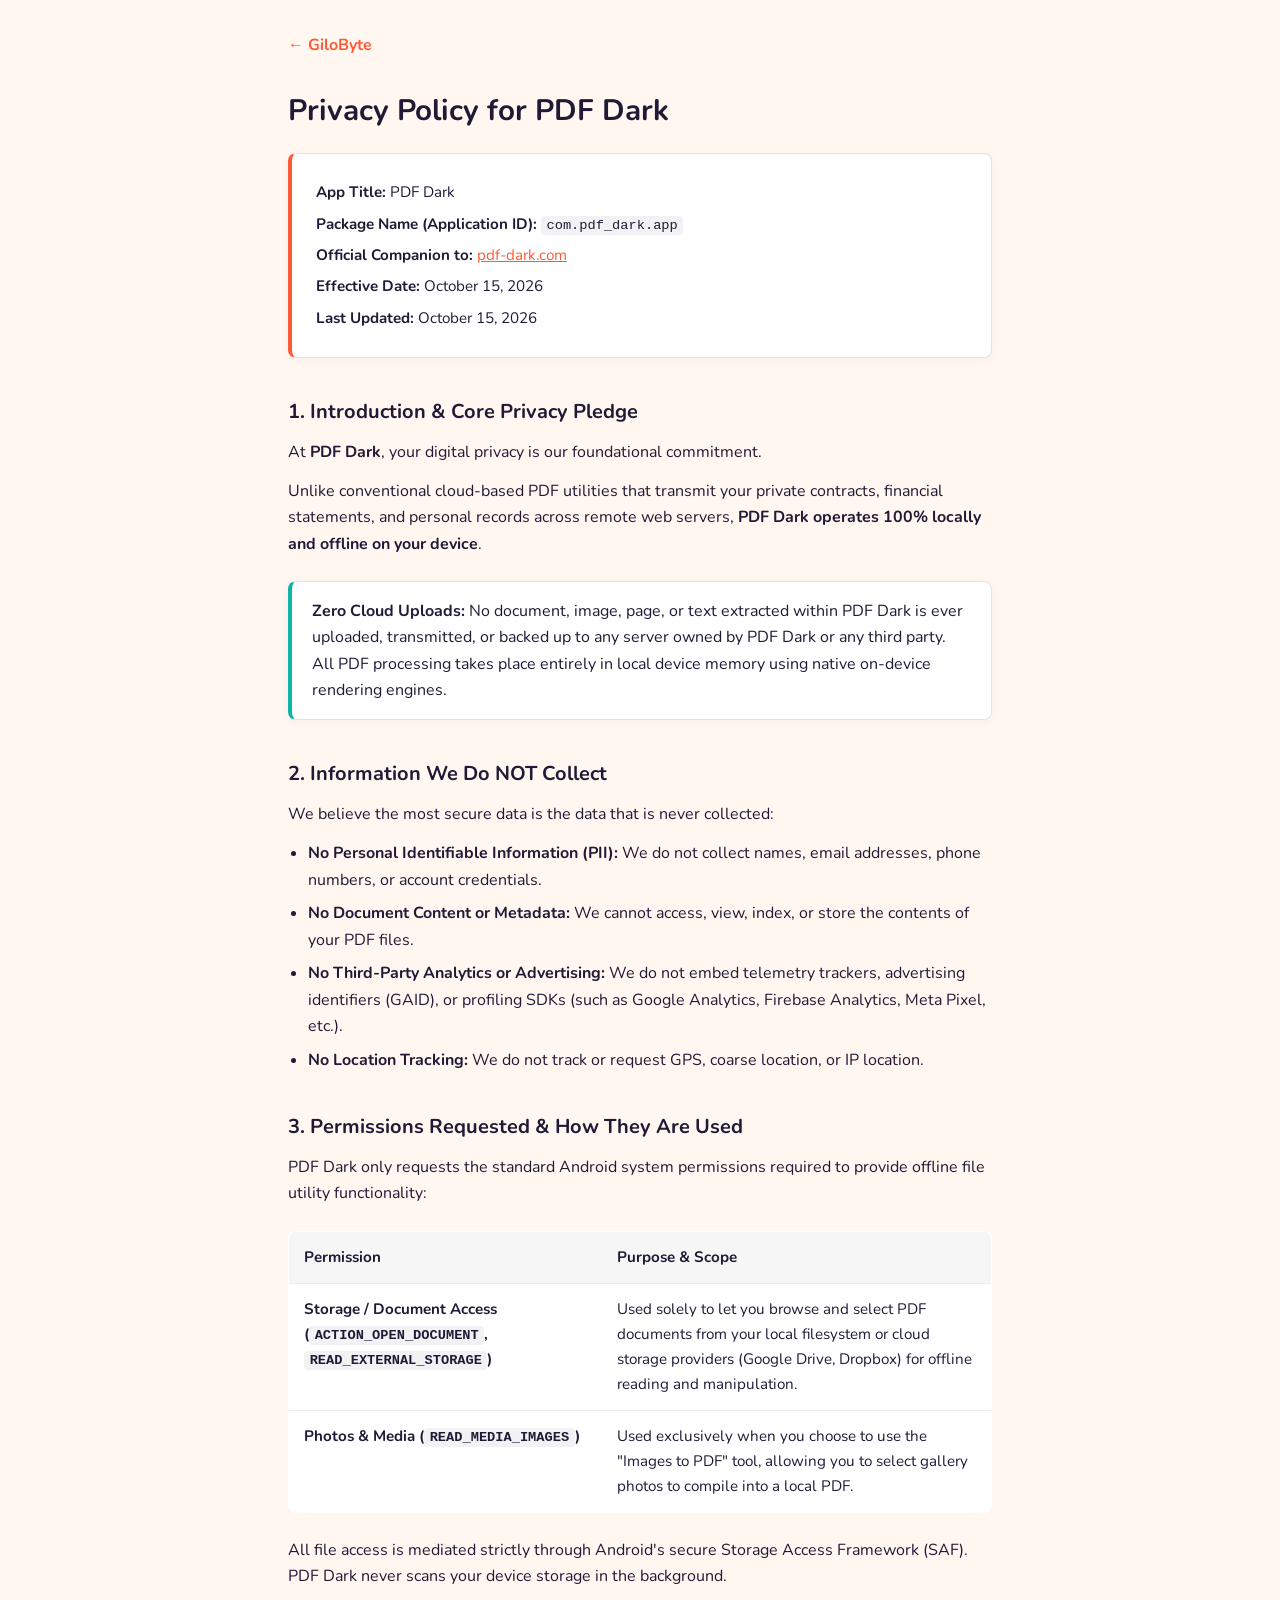
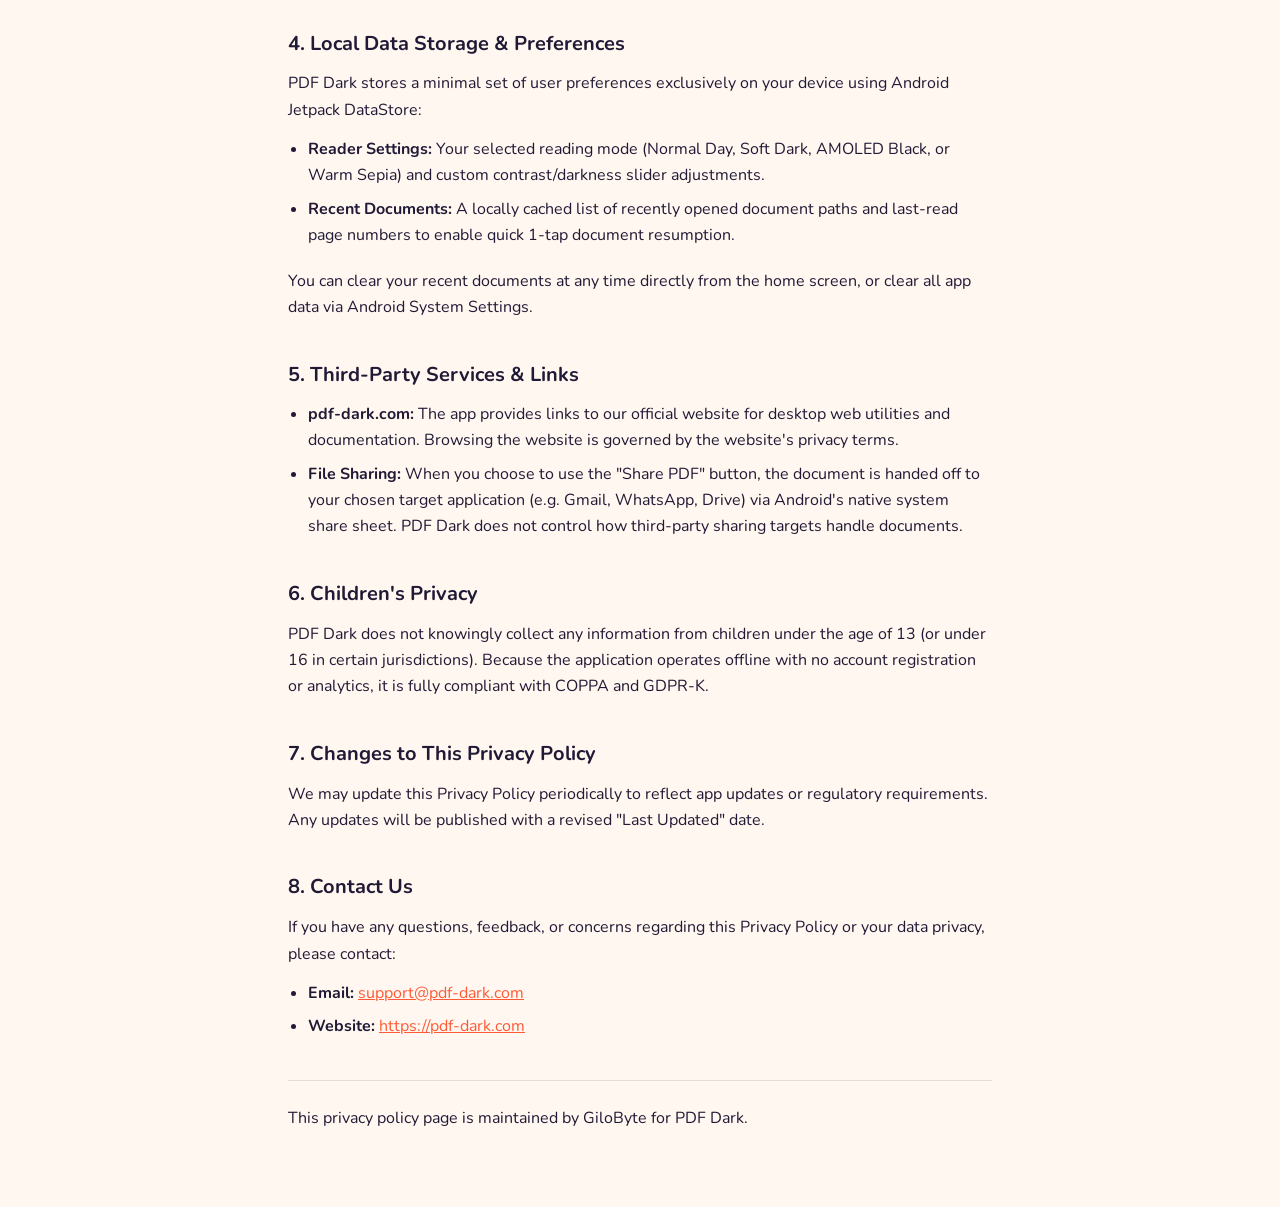
<file: PDF_DARK_PRIVACY_POLICY.html>
<!DOCTYPE html>
<html lang="en">
<head>
  <meta charset="utf-8">
  <meta name="viewport" content="width=device-width, initial-scale=1.0">
  <title>Privacy Policy — PDF Dark | GiloByte</title>
  <meta name="description" content="Privacy policy for the PDF Dark (com.pdf_dark.app) Android app.">
  <meta name="robots" content="index, follow">
  <link rel="canonical" href="https://gilobyte.com/PDF_DARK_PRIVACY_POLICY.html">
  <link rel="icon" href="/favicon.ico" sizes="32x32">
  <meta name="theme-color" content="#fff7f0">
  <link rel="preconnect" href="https://fonts.googleapis.com">
  <link rel="preconnect" href="https://fonts.gstatic.com" crossorigin>
  <link href="https://fonts.googleapis.com/css2?family=Nunito:wght@400;600;700&display=swap" rel="stylesheet">
  <style>
    body {
      font-family: 'Nunito', -apple-system, 'Segoe UI', Helvetica, Arial, sans-serif;
      max-width: 44rem;
      margin: 0 auto;
      padding: 2em 1.25em 4em;
      line-height: 1.65;
      color: #211a36;
      background: #fff7f0;
    }
    h1 {
      font-size: 1.85rem;
      line-height: 1.3;
      margin: 0.3em 0 0.8em;
      color: #211a36;
    }
    h2 {
      font-size: 1.25rem;
      line-height: 1.4;
      margin-top: 2em;
      margin-bottom: 0.6em;
      color: #211a36;
    }
    strong {
      font-weight: 700;
    }
    p {
      margin: 0.8em 0;
    }
    a {
      color: #ff5a36;
    }
    hr {
      border: none;
      border-top: 1px solid rgba(33, 26, 54, 0.12);
      margin: 2.5em 0 1.5em;
    }
    .back {
      display: inline-block;
      margin-bottom: 1.5em;
      font-weight: 700;
      text-decoration: none;
      color: #ff5a36;
    }
    .meta-card {
      background: #ffffff;
      border: 1px solid rgba(33, 26, 54, 0.12);
      border-left: 4px solid #ff5a36;
      border-radius: 8px;
      padding: 1.25em 1.5em;
      margin: 1.25em 0 2em;
      box-shadow: 0 2px 8px rgba(33, 26, 54, 0.04);
    }
    .meta-card p {
      margin: 0.4em 0;
      font-size: 0.95rem;
    }
    blockquote {
      margin: 1.5em 0;
      padding: 1em 1.25em;
      background: #ffffff;
      border: 1px solid rgba(33, 26, 54, 0.12);
      border-left: 4px solid #0fb5a4;
      border-radius: 8px;
      box-shadow: 0 2px 8px rgba(33, 26, 54, 0.04);
    }
    blockquote p {
      margin: 0;
    }
    .table-wrap {
      overflow-x: auto;
      margin: 1.5em 0;
    }
    table {
      width: 100%;
      border-collapse: collapse;
      background: #ffffff;
      border: 1px solid rgba(33, 26, 54, 0.12);
      border-radius: 8px;
      overflow: hidden;
      box-shadow: 0 2px 8px rgba(33, 26, 54, 0.04);
    }
    th, td {
      padding: 0.85em 1em;
      text-align: left;
      border-bottom: 1px solid rgba(33, 26, 54, 0.08);
      font-size: 0.95rem;
      vertical-align: top;
    }
    th {
      background: rgba(33, 26, 54, 0.04);
      font-weight: 700;
      color: #211a36;
    }
    tr:last-child td {
      border-bottom: none;
    }
    code {
      font-family: ui-monospace, SFMono-Regular, Menlo, Monaco, Consolas, monospace;
      font-size: 0.9em;
      background: rgba(33, 26, 54, 0.06);
      padding: 0.15em 0.4em;
      border-radius: 4px;
    }
    ul {
      padding-left: 1.25em;
      margin: 0.6em 0 1.2em;
    }
    li {
      margin-bottom: 0.45em;
    }
  </style>
</head>
<body>
  <a class="back" href="/">← GiloByte</a>

  <h1>Privacy Policy for PDF Dark</h1>

  <div class="meta-card">
    <p><strong>App Title:</strong> PDF Dark</p>
    <p><strong>Package Name (Application ID):</strong> <code>com.pdf_dark.app</code></p>
    <p><strong>Official Companion to:</strong> <a href="https://pdf-dark.com" target="_blank" rel="noopener">pdf-dark.com</a></p>
    <p><strong>Effective Date:</strong> October 15, 2026</p>
    <p><strong>Last Updated:</strong> October 15, 2026</p>
  </div>

  <h2>1. Introduction &amp; Core Privacy Pledge</h2>
  <p>At <strong>PDF Dark</strong>, your digital privacy is our foundational commitment.</p>
  <p>Unlike conventional cloud-based PDF utilities that transmit your private contracts, financial statements, and personal records across remote web servers, <strong>PDF Dark operates 100% locally and offline on your device</strong>.</p>

  <blockquote>
    <p><strong>Zero Cloud Uploads:</strong> No document, image, page, or text extracted within PDF Dark is ever uploaded, transmitted, or backed up to any server owned by PDF Dark or any third party. All PDF processing takes place entirely in local device memory using native on-device rendering engines.</p>
  </blockquote>

  <h2>2. Information We Do NOT Collect</h2>
  <p>We believe the most secure data is the data that is never collected:</p>
  <ul>
    <li><strong>No Personal Identifiable Information (PII):</strong> We do not collect names, email addresses, phone numbers, or account credentials.</li>
    <li><strong>No Document Content or Metadata:</strong> We cannot access, view, index, or store the contents of your PDF files.</li>
    <li><strong>No Third-Party Analytics or Advertising:</strong> We do not embed telemetry trackers, advertising identifiers (GAID), or profiling SDKs (such as Google Analytics, Firebase Analytics, Meta Pixel, etc.).</li>
    <li><strong>No Location Tracking:</strong> We do not track or request GPS, coarse location, or IP location.</li>
  </ul>

  <h2>3. Permissions Requested &amp; How They Are Used</h2>
  <p>PDF Dark only requests the standard Android system permissions required to provide offline file utility functionality:</p>

  <div class="table-wrap">
    <table>
      <thead>
        <tr>
          <th>Permission</th>
          <th>Purpose &amp; Scope</th>
        </tr>
      </thead>
      <tbody>
        <tr>
          <td><strong>Storage / Document Access (<code>ACTION_OPEN_DOCUMENT</code>, <code>READ_EXTERNAL_STORAGE</code>)</strong></td>
          <td>Used solely to let you browse and select PDF documents from your local filesystem or cloud storage providers (Google Drive, Dropbox) for offline reading and manipulation.</td>
        </tr>
        <tr>
          <td><strong>Photos &amp; Media (<code>READ_MEDIA_IMAGES</code>)</strong></td>
          <td>Used exclusively when you choose to use the "Images to PDF" tool, allowing you to select gallery photos to compile into a local PDF.</td>
        </tr>
      </tbody>
    </table>
  </div>

  <p>All file access is mediated strictly through Android's secure Storage Access Framework (SAF). PDF Dark never scans your device storage in the background.</p>

  <h2>4. Local Data Storage &amp; Preferences</h2>
  <p>PDF Dark stores a minimal set of user preferences exclusively on your device using Android Jetpack DataStore:</p>
  <ul>
    <li><strong>Reader Settings:</strong> Your selected reading mode (Normal Day, Soft Dark, AMOLED Black, or Warm Sepia) and custom contrast/darkness slider adjustments.</li>
    <li><strong>Recent Documents:</strong> A locally cached list of recently opened document paths and last-read page numbers to enable quick 1-tap document resumption.</li>
  </ul>
  <p>You can clear your recent documents at any time directly from the home screen, or clear all app data via Android System Settings.</p>

  <h2>5. Third-Party Services &amp; Links</h2>
  <ul>
    <li><strong>pdf-dark.com:</strong> The app provides links to our official website for desktop web utilities and documentation. Browsing the website is governed by the website's privacy terms.</li>
    <li><strong>File Sharing:</strong> When you choose to use the "Share PDF" button, the document is handed off to your chosen target application (e.g. Gmail, WhatsApp, Drive) via Android's native system share sheet. PDF Dark does not control how third-party sharing targets handle documents.</li>
  </ul>

  <h2>6. Children's Privacy</h2>
  <p>PDF Dark does not knowingly collect any information from children under the age of 13 (or under 16 in certain jurisdictions). Because the application operates offline with no account registration or analytics, it is fully compliant with COPPA and GDPR-K.</p>

  <h2>7. Changes to This Privacy Policy</h2>
  <p>We may update this Privacy Policy periodically to reflect app updates or regulatory requirements. Any updates will be published with a revised "Last Updated" date.</p>

  <h2>8. Contact Us</h2>
  <p>If you have any questions, feedback, or concerns regarding this Privacy Policy or your data privacy, please contact:</p>
  <ul>
    <li><strong>Email:</strong> <a href="mailto:support@pdf-dark.com">support@pdf-dark.com</a></li>
    <li><strong>Website:</strong> <a href="https://pdf-dark.com" target="_blank" rel="noopener">https://pdf-dark.com</a></li>
  </ul>

  <hr>
  <p>This privacy policy page is maintained by GiloByte for PDF Dark.</p>
</body>
</html>
</file>
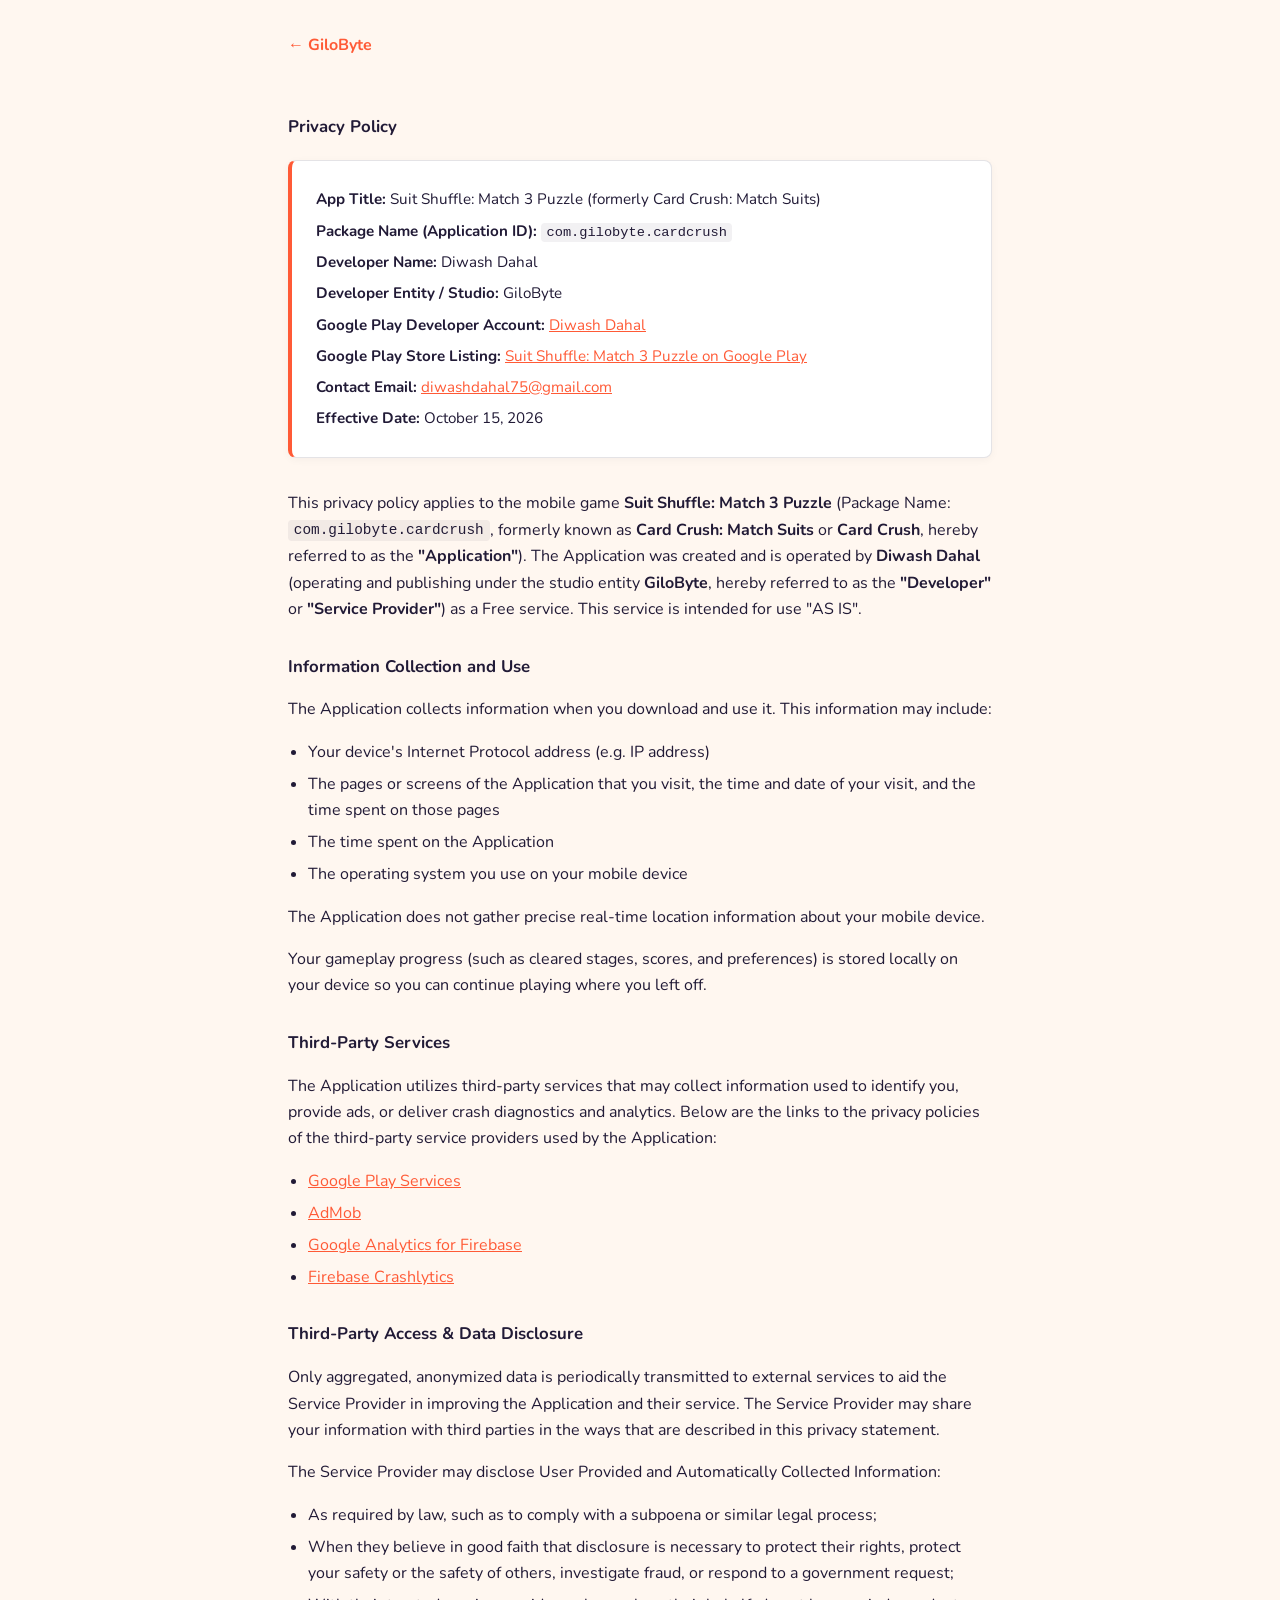
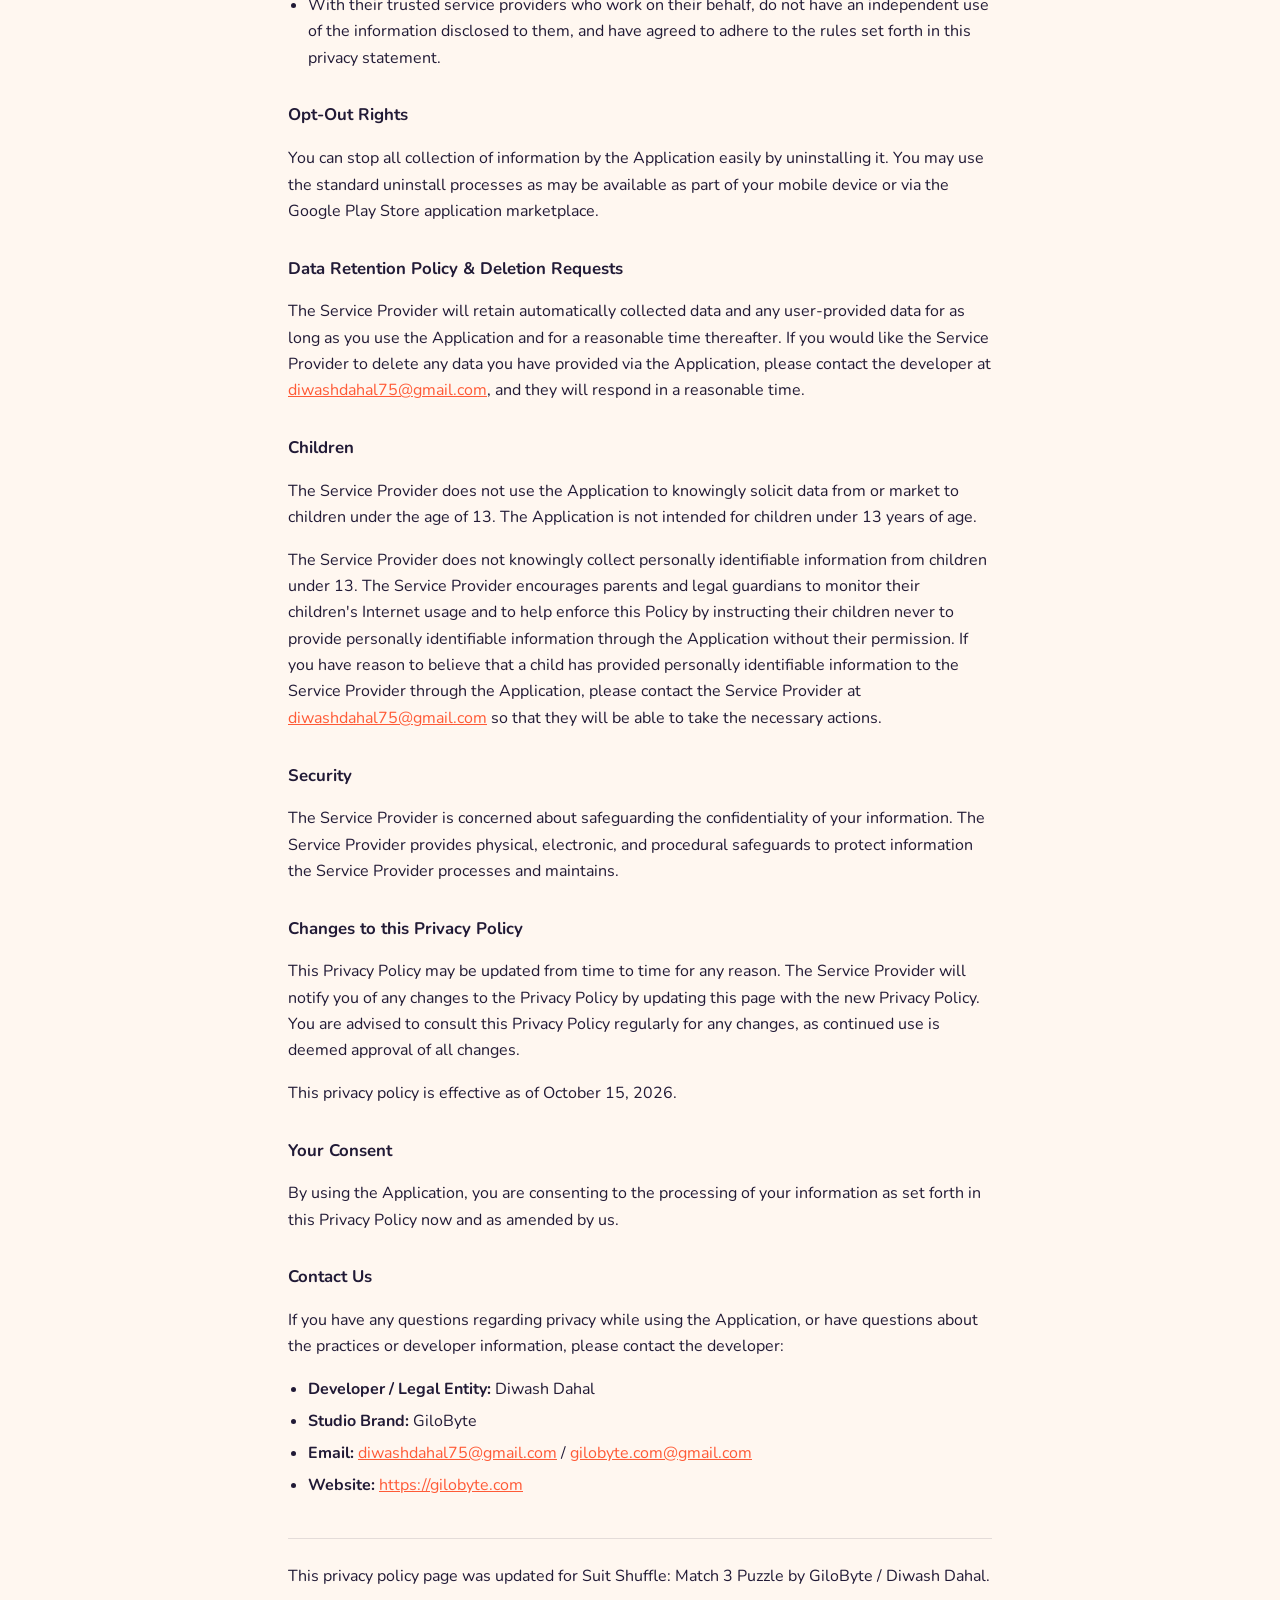
<file: SUIT_SHUFFLE_PRIVACY_POLICY.html>
<!DOCTYPE html>
<html lang="en">
<head>
  <meta charset="utf-8">
  <meta name="viewport" content="width=device-width, initial-scale=1.0">
  <title>Privacy Policy — Suit Shuffle: Match 3 Puzzle | GiloByte</title>
  <meta name="description" content="Privacy policy for the Suit Shuffle: Match 3 Puzzle (com.gilobyte.cardcrush) Android app by Diwash Dahal / GiloByte.">
  <meta name="robots" content="index, follow">
  <link rel="canonical" href="https://gilobyte.com/SUIT_SHUFFLE_PRIVACY_POLICY.html">
  <link rel="icon" href="/favicon.ico" sizes="32x32">
  <meta name="theme-color" content="#fff7f0">
  <link rel="preconnect" href="https://fonts.googleapis.com">
  <link rel="preconnect" href="https://fonts.gstatic.com" crossorigin>
  <link href="https://fonts.googleapis.com/css2?family=Nunito:wght@400;700&display=swap" rel="stylesheet">
  <style>
    body {
      font-family: 'Nunito', -apple-system, 'Segoe UI', Helvetica, Arial, sans-serif;
      max-width: 44rem;
      margin: 0 auto;
      padding: 2em 1.25em 4em;
      line-height: 1.65;
      color: #211a36;
      background: #fff7f0;
    }
    strong {
      display: block;
      margin-top: 1.8em;
      font-size: 1.05rem;
    }
    p strong, li strong, .meta-card strong {
      display: inline;
      margin-top: 0;
      font-size: inherit;
    }
    a {
      color: #ff5a36;
    }
    hr {
      border: none;
      border-top: 1px solid rgba(33, 26, 54, 0.12);
      margin: 2.5em 0 1.5em;
    }
    .back {
      display: inline-block;
      margin-bottom: 1.5em;
      font-weight: 700;
      text-decoration: none;
      color: #ff5a36;
    }
    .meta-card {
      background: #ffffff;
      border: 1px solid rgba(33, 26, 54, 0.12);
      border-left: 4px solid #ff5a36;
      border-radius: 8px;
      padding: 1.25em 1.5em;
      margin: 1.25em 0 2em;
      box-shadow: 0 2px 8px rgba(33, 26, 54, 0.04);
    }
    .meta-card p {
      margin: 0.4em 0;
      font-size: 0.95rem;
    }
    code {
      font-family: ui-monospace, SFMono-Regular, Menlo, Monaco, Consolas, monospace;
      font-size: 0.9em;
      background: rgba(33, 26, 54, 0.06);
      padding: 0.15em 0.4em;
      border-radius: 4px;
    }
    ul {
      padding-left: 1.25em;
    }
    li {
      margin-bottom: 0.35em;
    }
  </style>
</head>
<body>
  <a class="back" href="/">← GiloByte</a>

  <strong>Privacy Policy</strong>

  <div class="meta-card">
    <p><strong>App Title:</strong> Suit Shuffle: Match 3 Puzzle (formerly Card Crush: Match Suits)</p>
    <p><strong>Package Name (Application ID):</strong> <code>com.gilobyte.cardcrush</code></p>
    <p><strong>Developer Name:</strong> Diwash Dahal</p>
    <p><strong>Developer Entity / Studio:</strong> GiloByte</p>
    <p><strong>Google Play Developer Account:</strong> <a href="https://play.google.com/store/apps/developer?id=Diwash+Dahal" target="_blank" rel="noopener">Diwash Dahal</a></p>
    <p><strong>Google Play Store Listing:</strong> <a href="https://play.google.com/store/apps/details?id=com.gilobyte.cardcrush" target="_blank" rel="noopener">Suit Shuffle: Match 3 Puzzle on Google Play</a></p>
    <p><strong>Contact Email:</strong> <a href="mailto:diwashdahal75@gmail.com">diwashdahal75@gmail.com</a></p>
    <p><strong>Effective Date:</strong> October 15, 2026</p>
  </div>

  <p>This privacy policy applies to the mobile game <strong>Suit Shuffle: Match 3 Puzzle</strong> (Package Name: <code>com.gilobyte.cardcrush</code>, formerly known as <strong>Card Crush: Match Suits</strong> or <strong>Card Crush</strong>, hereby referred to as the <strong>"Application"</strong>). The Application was created and is operated by <strong>Diwash Dahal</strong> (operating and publishing under the studio entity <strong>GiloByte</strong>, hereby referred to as the <strong>"Developer"</strong> or <strong>"Service Provider"</strong>) as a Free service. This service is intended for use "AS IS".</p>

  <strong>Information Collection and Use</strong>
  <p>The Application collects information when you download and use it. This information may include:</p>
  <ul>
    <li>Your device's Internet Protocol address (e.g. IP address)</li>
    <li>The pages or screens of the Application that you visit, the time and date of your visit, and the time spent on those pages</li>
    <li>The time spent on the Application</li>
    <li>The operating system you use on your mobile device</li>
  </ul>
  <p>The Application does not gather precise real-time location information about your mobile device.</p>
  <p>Your gameplay progress (such as cleared stages, scores, and preferences) is stored locally on your device so you can continue playing where you left off.</p>

  <strong>Third-Party Services</strong>
  <p>The Application utilizes third-party services that may collect information used to identify you, provide ads, or deliver crash diagnostics and analytics. Below are the links to the privacy policies of the third-party service providers used by the Application:</p>
  <ul>
    <li><a href="https://www.google.com/policies/privacy/" target="_blank" rel="noopener noreferrer">Google Play Services</a></li>
    <li><a href="https://policies.google.com/technologies/partner-sites" target="_blank" rel="noopener noreferrer">AdMob</a></li>
    <li><a href="https://firebase.google.com/support/privacy" target="_blank" rel="noopener noreferrer">Google Analytics for Firebase</a></li>
    <li><a href="https://firebase.google.com/support/privacy/" target="_blank" rel="noopener noreferrer">Firebase Crashlytics</a></li>
  </ul>

  <strong>Third-Party Access &amp; Data Disclosure</strong>
  <p>Only aggregated, anonymized data is periodically transmitted to external services to aid the Service Provider in improving the Application and their service. The Service Provider may share your information with third parties in the ways that are described in this privacy statement.</p>
  <p>The Service Provider may disclose User Provided and Automatically Collected Information:</p>
  <ul>
    <li>As required by law, such as to comply with a subpoena or similar legal process;</li>
    <li>When they believe in good faith that disclosure is necessary to protect their rights, protect your safety or the safety of others, investigate fraud, or respond to a government request;</li>
    <li>With their trusted service providers who work on their behalf, do not have an independent use of the information disclosed to them, and have agreed to adhere to the rules set forth in this privacy statement.</li>
  </ul>

  <strong>Opt-Out Rights</strong>
  <p>You can stop all collection of information by the Application easily by uninstalling it. You may use the standard uninstall processes as may be available as part of your mobile device or via the Google Play Store application marketplace.</p>

  <strong>Data Retention Policy &amp; Deletion Requests</strong>
  <p>The Service Provider will retain automatically collected data and any user-provided data for as long as you use the Application and for a reasonable time thereafter. If you would like the Service Provider to delete any data you have provided via the Application, please contact the developer at <a href="mailto:diwashdahal75@gmail.com">diwashdahal75@gmail.com</a>, and they will respond in a reasonable time.</p>

  <strong>Children</strong>
  <p>The Service Provider does not use the Application to knowingly solicit data from or market to children under the age of 13. The Application is not intended for children under 13 years of age.</p>
  <p>The Service Provider does not knowingly collect personally identifiable information from children under 13. The Service Provider encourages parents and legal guardians to monitor their children's Internet usage and to help enforce this Policy by instructing their children never to provide personally identifiable information through the Application without their permission. If you have reason to believe that a child has provided personally identifiable information to the Service Provider through the Application, please contact the Service Provider at <a href="mailto:diwashdahal75@gmail.com">diwashdahal75@gmail.com</a> so that they will be able to take the necessary actions.</p>

  <strong>Security</strong>
  <p>The Service Provider is concerned about safeguarding the confidentiality of your information. The Service Provider provides physical, electronic, and procedural safeguards to protect information the Service Provider processes and maintains.</p>

  <strong>Changes to this Privacy Policy</strong>
  <p>This Privacy Policy may be updated from time to time for any reason. The Service Provider will notify you of any changes to the Privacy Policy by updating this page with the new Privacy Policy. You are advised to consult this Privacy Policy regularly for any changes, as continued use is deemed approval of all changes.</p>
  <p>This privacy policy is effective as of October 15, 2026.</p>

  <strong>Your Consent</strong>
  <p>By using the Application, you are consenting to the processing of your information as set forth in this Privacy Policy now and as amended by us.</p>

  <strong>Contact Us</strong>
  <p>If you have any questions regarding privacy while using the Application, or have questions about the practices or developer information, please contact the developer:</p>
  <ul>
    <li><strong>Developer / Legal Entity:</strong> Diwash Dahal</li>
    <li><strong>Studio Brand:</strong> GiloByte</li>
    <li><strong>Email:</strong> <a href="mailto:diwashdahal75@gmail.com">diwashdahal75@gmail.com</a> / <a href="mailto:gilobyte.com@gmail.com">gilobyte.com@gmail.com</a></li>
    <li><strong>Website:</strong> <a href="https://gilobyte.com/">https://gilobyte.com</a></li>
  </ul>

  <hr>
  <p>This privacy policy page was updated for Suit Shuffle: Match 3 Puzzle by GiloByte / Diwash Dahal.</p>
</body>
</html>
</file>
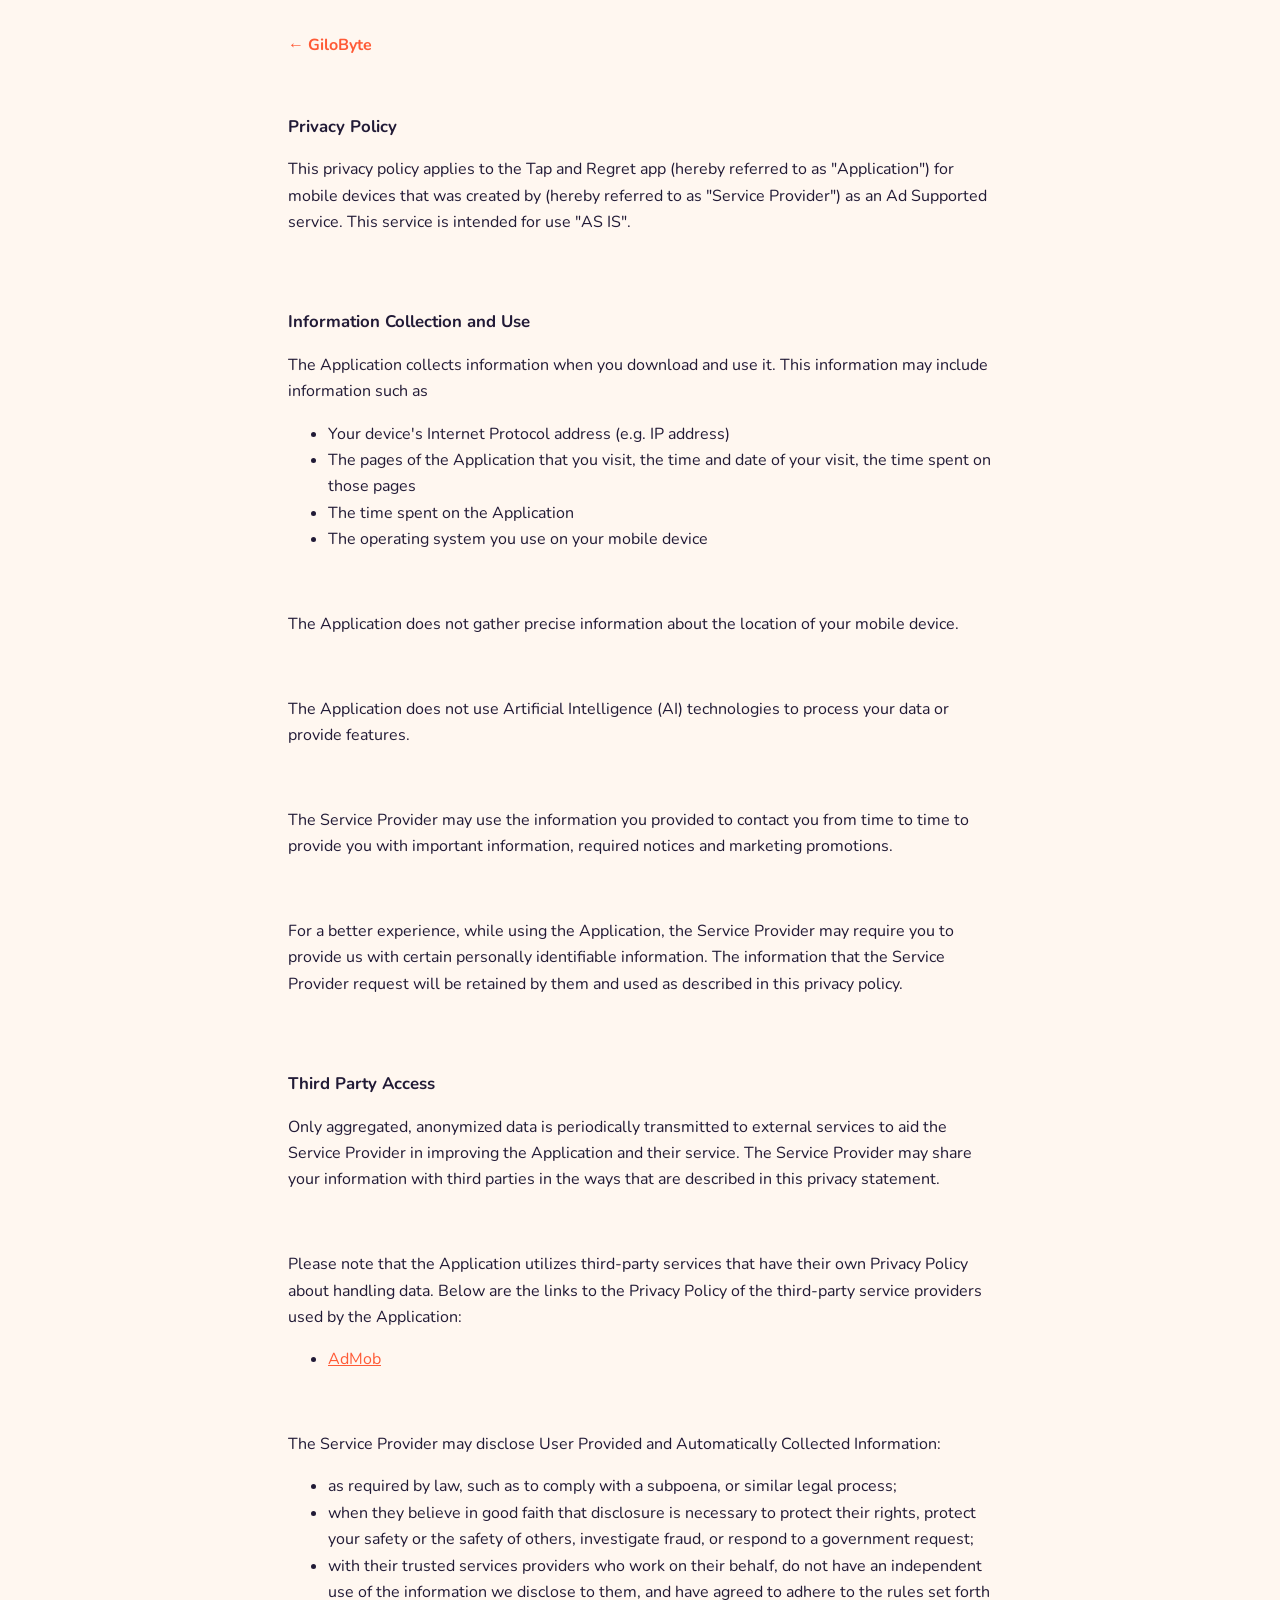
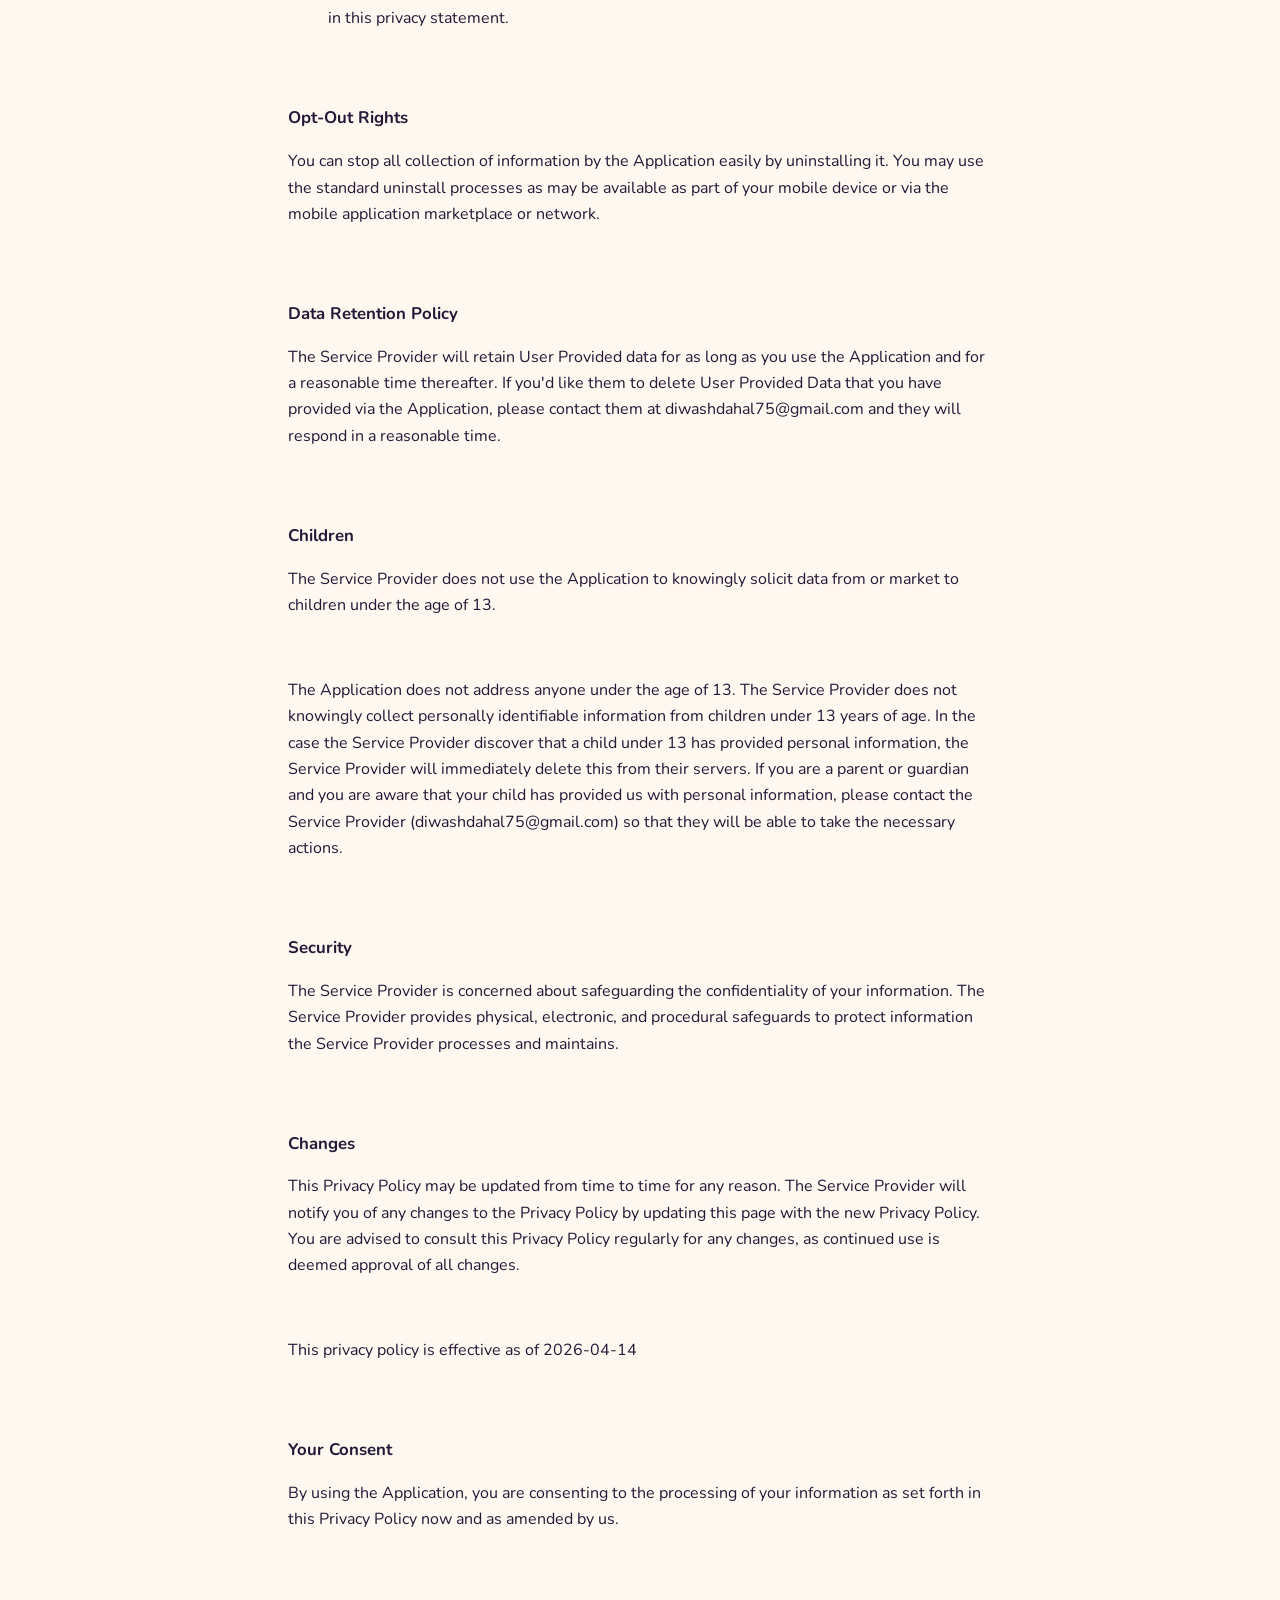
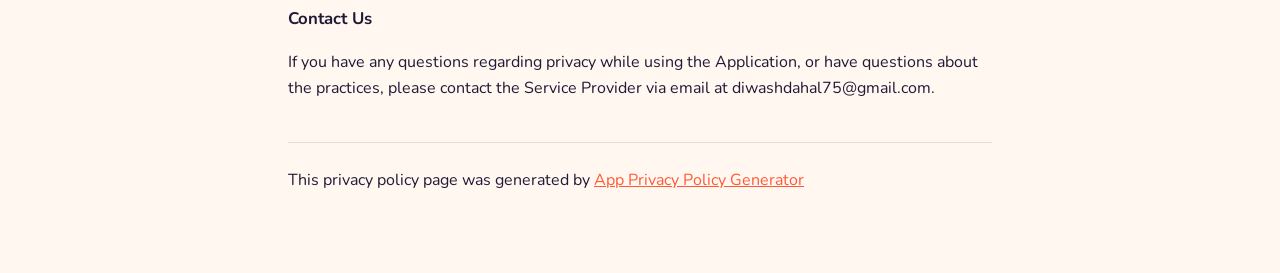
<file: TAP_REGRET_PRIVACY_POLICY.html>
<!DOCTYPE html>
    <html>
    <head>
      <meta charset='utf-8'>
      <meta name='viewport' content='width=device-width'>
      <title>Privacy Policy — Tap & Regret: ZigZag Run | GiloByte</title>
      <meta name="description" content="Privacy policy for the Tap & Regret: ZigZag Run Android app by GiloByte.">
      <meta name="robots" content="noindex, follow">
      <link rel="canonical" href="https://gilobyte.com/TAP_REGRET_PRIVACY_POLICY.html">
      <link rel="icon" href="/favicon.ico" sizes="32x32">
      <meta name="theme-color" content="#fff7f0">
      <link rel="preconnect" href="https://fonts.googleapis.com">
      <link href="https://fonts.googleapis.com/css2?family=Nunito:wght@400;700&display=swap" rel="stylesheet">
      <style>body{font-family:'Nunito',-apple-system,'Segoe UI',Helvetica,Arial,sans-serif;max-width:44rem;margin:0 auto;padding:2em 1.25em 4em;line-height:1.65;color:#211a36;background:#fff7f0}strong{display:block;margin-top:1.8em;font-size:1.05rem}a{color:#ff5a36}hr{border:none;border-top:1px solid rgba(33,26,54,.12);margin:2.5em 0 1.5em}.back{display:inline-block;margin-bottom:1.5em;font-weight:700;text-decoration:none;color:#ff5a36}</style>
      
    </head>
    <body>
    <a class="back" href="/">← GiloByte</a>
    <strong>Privacy Policy</strong><p>This privacy policy applies to the Tap and Regret app (hereby referred to as "Application") for mobile devices that was created by  (hereby referred to as "Service Provider") as an Ad Supported service. This service is intended for use "AS IS".</p><br><strong>Information Collection and Use</strong><p>The Application collects information when you download and use it. This information may include information such as </p><ul><li>Your device's Internet Protocol address (e.g. IP address)</li><li>The pages of the Application that you visit, the time and date of your visit, the time spent on those pages</li><li>The time spent on the Application</li><li>The operating system you use on your mobile device</li></ul><p></p><br><p>The Application does not gather precise information about the location of your mobile device.</p><!----><br><p>The Application does not use Artificial Intelligence (AI) technologies to process your data or provide features.</p><br><p>The Service Provider may use the information you provided to contact you from time to time to provide you with important information, required notices and marketing promotions.</p><br><p>For a better experience, while using the Application, the Service Provider may require you to provide us with certain personally identifiable information. The information that the Service Provider request will be retained by them and used as described in this privacy policy.</p><br><strong>Third Party Access</strong><p>Only aggregated, anonymized data is periodically transmitted to external services to aid the Service Provider in improving the Application and their service. The Service Provider may share your information with third parties in the ways that are described in this privacy statement.</p><div><br><p>Please note that the Application utilizes third-party services that have their own Privacy Policy about handling data. Below are the links to the Privacy Policy of the third-party service providers used by the Application:</p><ul><li><a href="https://support.google.com/admob/answer/6128543?hl=en" target="_blank" rel="noopener noreferrer">AdMob</a></li></ul></div><br><p>The Service Provider may disclose User Provided and Automatically Collected Information:</p><ul><li>as required by law, such as to comply with a subpoena, or similar legal process;</li><li>when they believe in good faith that disclosure is necessary to protect their rights, protect your safety or the safety of others, investigate fraud, or respond to a government request;</li><li>with their trusted services providers who work on their behalf, do not have an independent use of the information we disclose to them, and have agreed to adhere to the rules set forth in this privacy statement.</li></ul><p></p><br><strong>Opt-Out Rights</strong><p>You can stop all collection of information by the Application easily by uninstalling it. You may use the standard uninstall processes as may be available as part of your mobile device or via the mobile application marketplace or network.</p><br><strong>Data Retention Policy</strong><p>The Service Provider will retain User Provided data for as long as you use the Application and for a reasonable time thereafter. If you'd like them to delete User Provided Data that you have provided via the Application, please contact them at diwashdahal75@gmail.com and they will respond in a reasonable time.</p><br><strong>Children</strong><p>The Service Provider does not use the Application to knowingly solicit data from or market to children under the age of 13.</p><div><br><p>The Application does not address anyone under the age of 13. The Service Provider does not knowingly collect personally identifiable information from children under 13 years of age. In the case the Service Provider discover that a child under 13 has provided personal information, the Service Provider will immediately delete this from their servers. If you are a parent or guardian and you are aware that your child has provided us with personal information, please contact the Service Provider (diwashdahal75@gmail.com) so that they will be able to take the necessary actions.</p></div><br><strong>Security</strong><p>The Service Provider is concerned about safeguarding the confidentiality of your information. The Service Provider provides physical, electronic, and procedural safeguards to protect information the Service Provider processes and maintains.</p><br><strong>Changes</strong><p>This Privacy Policy may be updated from time to time for any reason. The Service Provider will notify you of any changes to the Privacy Policy by updating this page with the new Privacy Policy. You are advised to consult this Privacy Policy regularly for any changes, as continued use is deemed approval of all changes.</p><br><p>This privacy policy is effective as of 2026-04-14</p><br><strong>Your Consent</strong><p>By using the Application, you are consenting to the processing of your information as set forth in this Privacy Policy now and as amended by us.</p><br><strong>Contact Us</strong><p>If you have any questions regarding privacy while using the Application, or have questions about the practices, please contact the Service Provider via email at diwashdahal75@gmail.com.</p><hr><p>This privacy policy page was generated by <a href="https://app-privacy-policy-generator.nisrulz.com/" target="_blank" rel="noopener noreferrer">App Privacy Policy Generator</a></p>
    </body>
    </html>
</file>
<file: styles.css>
/* ==========================================================================
   GiloByte — indie game studio
   Bright & playful design system
   ========================================================================== */

:root{
  /* Surfaces */
  --bg:        #fff7f0;   /* warm cream */
  --bg-tint:   #fef1e7;
  --card:      #ffffff;
  --ink:       #211a36;   /* deep indigo-black */
  --ink-soft:  #6c6480;   /* muted body text */
  --line:      rgba(33,26,54,.10);
  --line-2:    rgba(33,26,54,.16);

  /* Brand — warm & hand-picked (no purple/AI gradients) */
  --brand:   #ff5a36;     /* coral / tomato */
  --brand-2: #ffb422;     /* marigold gold (a nod to Tihar) */
  --brand-3: #0fb5a4;     /* teal — a cool balance */
  --brand-grad:#ff7a2e;   /* tangerine midpoint for warm gradients */
  --brand-shadow:#c23c17; /* deep coral for pressable shadows */

  /* Per-app candy accents (pulled from the real store icons) */
  --c-cardcrush: #fb5b83; /* card suits — rose */
  --c-crossword: #0fa392; /* letter tiles — teal */
  --c-orange:    #f9871f; /* spare palette warm */
  --c-blue:      #2e7dff; /* spare palette cool */
  --c-guessword: #e23b2e; /* its real red icon */
  --c-green:     #1eb257; /* spare palette green */

  /* Shape */
  --r-sm: 14px;
  --r-md: 22px;
  --r-lg: 30px;
  --r-xl: 40px;

  --shadow-soft: 0 18px 40px -24px rgba(33,26,54,.45);
  --shadow-lift: 0 30px 60px -28px rgba(33,26,54,.45);

  --font-display:'Fredoka','Nunito',system-ui,sans-serif;
  --font-body:'Nunito',system-ui,-apple-system,'Segoe UI',sans-serif;

  --wrap: 1180px;
}

*{margin:0;padding:0;box-sizing:border-box}

html{scroll-behavior:smooth;overflow-x:hidden}

body{
  font-family:var(--font-body);
  background:var(--bg);
  color:var(--ink);
  line-height:1.65;
  -webkit-font-smoothing:antialiased;
  text-rendering:optimizeLegibility;
  overflow-x:hidden;
  max-width:100%;
}

/* Let grid/flex children shrink instead of forcing overflow */
.hero-copy,.hero-art,.spot-body,.game,.value,.foot-col,.foot-brand{min-width:0}
.pile{max-width:100%}

/* Playful decorative background: soft candy blobs behind everything */
.bg-decor{position:fixed;inset:0;z-index:-1;overflow:hidden;pointer-events:none}
.blob{position:absolute;border-radius:50%;filter:blur(70px);opacity:.5}
.blob.b1{width:520px;height:520px;background:var(--brand);   top:-140px;left:-120px;opacity:.28}
.blob.b2{width:460px;height:460px;background:var(--brand-2); top:12%;right:-160px;opacity:.24}
.blob.b3{width:520px;height:520px;background:var(--brand-3); bottom:-180px;left:8%;opacity:.20}
.blob.b4{width:380px;height:380px;background:var(--c-guessword); bottom:6%;right:2%;opacity:.16}

/* Fine dotted texture */
.bg-decor::after{
  content:"";position:absolute;inset:0;
  background-image:radial-gradient(rgba(33,26,54,.05) 1.2px,transparent 1.2px);
  background-size:26px 26px;
  -webkit-mask-image:linear-gradient(180deg,#000,transparent 60%);
          mask-image:linear-gradient(180deg,#000,transparent 60%);
}

.wrap{width:100%;max-width:var(--wrap);margin-inline:auto;padding-inline:24px}

a{color:inherit;text-decoration:none}
img{display:block;max-width:100%}

/* Section rhythm */
section{padding-block:clamp(64px,9vw,120px)}
.eyebrow{
  display:inline-flex;align-items:center;gap:8px;
  font-family:var(--font-display);font-weight:600;font-size:.82rem;
  letter-spacing:.12em;text-transform:uppercase;
  color:var(--brand);
  background:color-mix(in srgb,var(--brand) 12%,#fff);
  border:1px solid color-mix(in srgb,var(--brand) 22%,transparent);
  padding:7px 14px;border-radius:999px;
}
.section-head{max-width:640px;margin-bottom:52px}
.section-head.center{margin-inline:auto;text-align:center}
h2.title{
  font-family:var(--font-display);font-weight:700;
  font-size:clamp(2rem,4.4vw,3.1rem);line-height:1.05;
  letter-spacing:-.01em;margin:18px 0 12px;
}
.section-head p{color:var(--ink-soft);font-size:1.08rem}

/* ==========================================================================
   Buttons — chunky & pressable
   ========================================================================== */
.btn{
  --b:var(--brand);
  display:inline-flex;align-items:center;justify-content:center;gap:9px;
  font-family:var(--font-display);font-weight:600;font-size:1rem;
  padding:14px 22px;border-radius:var(--r-sm);border:none;cursor:pointer;
  color:#fff;background:var(--b);
  box-shadow:0 5px 0 0 color-mix(in srgb,var(--b) 62%,#000);
  transition:transform .12s ease,box-shadow .12s ease,filter .18s ease;
  will-change:transform;
}
.btn:hover{filter:saturate(1.08) brightness(1.03);transform:translateY(-2px);
  box-shadow:0 7px 0 0 color-mix(in srgb,var(--b) 62%,#000)}
.btn:active{transform:translateY(3px);box-shadow:0 2px 0 0 color-mix(in srgb,var(--b) 62%,#000)}
.btn.grad{background:var(--brand)}   /* flat coral, no gradient — matches the card buttons */
.btn.ghost{
  color:var(--ink);background:var(--card);
  box-shadow:0 5px 0 0 var(--line-2);border:2px solid var(--line-2);
}
.btn.ghost:active{box-shadow:0 2px 0 0 var(--line-2)}
.btn.small{padding:11px 16px;font-size:.92rem;border-radius:12px}

.tri{width:1em;height:1em;fill:currentColor;flex:none}

/* ==========================================================================
   Navbar
   ========================================================================== */
.nav{
  position:sticky;top:0;z-index:50;
  transition:box-shadow .25s ease,background .25s ease;
}
.nav .inner{
  display:flex;align-items:center;justify-content:space-between;gap:20px;
  padding:16px 24px;max-width:var(--wrap);margin-inline:auto;
}
.nav.scrolled{
  background:color-mix(in srgb,var(--bg) 82%,transparent);
  backdrop-filter:blur(14px) saturate(1.2);
  box-shadow:0 1px 0 var(--line),0 10px 30px -24px rgba(33,26,54,.5);
}
.brand{display:flex;align-items:center;gap:11px;font-family:var(--font-display);
  font-weight:700;font-size:1.32rem;letter-spacing:-.01em}
.brand .mark{
  width:38px;height:38px;border-radius:11px;flex:none;
  display:grid;place-items:center;color:#fff;font-weight:700;font-size:1.15rem;
  background:var(--ink);   /* solid, matching the real black wordmark */
  box-shadow:0 6px 16px -8px rgba(33,26,54,.6);transform:rotate(-6deg);
}
.brand .mark span{transform:rotate(6deg)}
.nav-links{display:flex;align-items:center;gap:6px}
.nav-links a.lnk{
  font-family:var(--font-display);font-weight:500;color:var(--ink-soft);
  padding:9px 14px;border-radius:11px;transition:color .18s,background .18s;
}
.nav-links a.lnk:hover{color:var(--ink);background:color-mix(in srgb,var(--brand) 8%,transparent)}
.nav-cta{margin-left:6px}

/* Hamburger — hidden on desktop, becomes the only nav affordance on phones */
.nav-toggle{
  display:none;
  width:44px;height:44px;flex:none;
  place-items:center;
  border:1px solid var(--line-2);border-radius:12px;
  background:color-mix(in srgb,var(--card) 70%,transparent);
  cursor:pointer;transition:background .18s,border-color .18s;
}
.nav-toggle:hover{background:var(--card);border-color:var(--brand)}
.nav-toggle .bars{display:grid;gap:5px;width:20px}
.nav-toggle .bars span{
  display:block;height:2.5px;border-radius:99px;background:var(--ink);
  transition:transform .22s ease,opacity .18s ease;
}
/* → X when open */
.nav.menu-open .nav-toggle .bars span:nth-child(1){transform:translateY(7.5px) rotate(45deg)}
.nav.menu-open .nav-toggle .bars span:nth-child(2){opacity:0}
.nav.menu-open .nav-toggle .bars span:nth-child(3){transform:translateY(-7.5px) rotate(-45deg)}

/* The in-panel Play button, only used on very narrow phones */
.nav-cta-mobile{display:none}

/* ==========================================================================
   Hero
   ========================================================================== */
.hero{position:relative;padding-top:clamp(40px,6vw,72px);padding-bottom:clamp(52px,7vw,88px)}
.hero .grid{
  display:grid;grid-template-columns:1.05fr .95fr;gap:56px;align-items:center;
}
.hero h1{
  font-family:var(--font-display);font-weight:700;
  font-size:clamp(2.6rem,6.2vw,4.6rem);line-height:1;letter-spacing:-.02em;
  margin:22px 0 20px;
}
.hero h1 .pop{
  background:linear-gradient(115deg,var(--brand),var(--brand-grad) 50%,var(--brand-2));
  -webkit-background-clip:text;background-clip:text;color:transparent;
}
.hero .lede{font-size:1.18rem;color:var(--ink-soft);max-width:33ch}
.hero-actions{display:flex;flex-wrap:wrap;gap:14px;margin:30px 0 26px}

.trust{display:flex;flex-wrap:wrap;gap:10px}
.chip{
  display:inline-flex;align-items:center;gap:7px;
  font-family:var(--font-display);font-weight:500;font-size:.9rem;
  color:var(--ink);background:var(--card);
  border:1px solid var(--line-2);border-radius:999px;padding:7px 14px;
  box-shadow:var(--shadow-soft);
}
.chip .dot{width:8px;height:8px;border-radius:50%;background:var(--c-green)}

/* Sticker pile of real app icons */
.pile{position:relative;display:grid;grid-template-columns:repeat(3,1fr);
  gap:20px;place-items:center;padding:10px}

/* Exactly three tiles: fan them 2-over-1 with larger stickers, so the hero art
   fills its column instead of reading as a thin strip beside the copy.
   Scoped with :has so it self-heals — relist a game and the flat 3-across row
   comes back automatically. Degrades to that row if :has is unsupported. */
.pile:has(.sticker:nth-child(3):last-child){
  grid-template-columns:repeat(2,1fr);
  gap:24px;max-width:440px;margin-inline:auto;
}
.pile:has(.sticker:nth-child(3):last-child) .sticker{max-width:190px}
.pile:has(.sticker:nth-child(3):last-child) .sticker:nth-child(3){grid-column:1 / -1}

.sticker{
  position:relative;display:block;width:100%;max-width:150px;aspect-ratio:1;border-radius:26px;
  overflow:hidden;background:var(--card);border:4px solid #fff;--rot:0deg;
  box-shadow:0 22px 40px -18px var(--sc,rgba(33,26,54,.5));
  animation:floaty 6s ease-in-out infinite;
}
.sticker img{width:100%;height:100%;object-fit:cover}
.sticker:nth-child(1){--rot:-7deg}
.sticker:nth-child(2){--rot:4deg}
.sticker:nth-child(3){--rot:-3deg}
.sticker:nth-child(4){--rot:5deg}
.sticker:nth-child(5){--rot:-5deg}
.sticker:nth-child(6){--rot:6deg}
.sticker:nth-child(2n){animation-delay:-1.5s;animation-duration:7s}
.sticker:nth-child(3n){animation-delay:-3s;animation-duration:6.5s}
@keyframes floaty{
  0%,100%{transform:rotate(var(--rot)) translateY(0)}
  50%{transform:rotate(var(--rot)) translateY(-11px)}
}

/* ==========================================================================
   Marquee ribbon
   ========================================================================== */
.ribbon{
  background:linear-gradient(120deg,var(--brand),var(--c-orange) 52%,var(--brand-2));
  color:#fff;overflow:hidden;margin-block:0;width:100%;
  transform:rotate(-1.4deg) scaleX(1.06); /* scaleX hides the triangular gaps from rotation */
}
.ribbon .track{
  display:flex;width:max-content;
  animation:marquee 38s linear infinite;
}
/* two identical groups, each ≥ viewport wide → translateX(-50%) loops with no snap/gap */
.ribbon .mq{
  display:flex;align-items:center;justify-content:space-around;
  flex:0 0 auto;min-width:100vw;padding-block:15px;
}
.ribbon .mq span{
  font-family:var(--font-display);font-weight:600;font-size:1.12rem;letter-spacing:.03em;
  display:inline-flex;align-items:center;padding-inline:28px;white-space:nowrap;
}
@keyframes marquee{to{transform:translateX(-50%)}}

/* ==========================================================================
   Games grid
   ========================================================================== */
#games{padding-top:clamp(52px,7vw,88px)}   /* match hero-bottom so the marquee sits centered between them */
.games-grid{
  display:grid;grid-template-columns:repeat(auto-fill,minmax(320px,1fr));gap:26px;
}
.game{
  --a:var(--brand);
  position:relative;background:var(--card);border-radius:var(--r-lg);
  border:1px solid var(--line);padding:26px;
  box-shadow:var(--shadow-soft);overflow:hidden;
  transition:transform .28s cubic-bezier(.34,1.4,.64,1),box-shadow .28s;
  display:flex;flex-direction:column;
}
.game::before{
  content:"";position:absolute;inset:0 0 auto 0;height:6px;
  background:var(--a);
}
.game::after{ /* soft accent glow blob in corner */
  content:"";position:absolute;width:180px;height:180px;right:-60px;top:-60px;
  background:var(--a);opacity:.10;border-radius:50%;filter:blur(8px);
}
.game:hover{transform:translateY(-8px);
  box-shadow:0 34px 60px -30px color-mix(in srgb,var(--a) 70%,rgba(33,26,54,.6))}
.game-top{display:flex;align-items:center;gap:16px;margin-bottom:16px;position:relative}
.game-ico{
  width:72px;height:72px;border-radius:18px;flex:none;overflow:hidden;
  border:3px solid #fff;box-shadow:0 12px 24px -12px var(--a);
  transition:transform .3s cubic-bezier(.34,1.56,.64,1);
}
.game:hover .game-ico{transform:rotate(-6deg) scale(1.05)}
.game-ico img{width:100%;height:100%;object-fit:cover}
.cat{
  display:inline-flex;align-items:center;gap:6px;align-self:flex-start;
  font-family:var(--font-display);font-weight:600;font-size:.76rem;
  text-transform:uppercase;letter-spacing:.08em;
  color:var(--a);background:color-mix(in srgb,var(--a) 13%,#fff);
  padding:5px 11px;border-radius:999px;margin-bottom:6px;
}
.game h3{font-family:var(--font-display);font-weight:600;font-size:1.34rem;line-height:1.15}
.game p{color:var(--ink-soft);font-size:1rem;margin:12px 0 16px;flex:1}
.tags{display:flex;flex-wrap:wrap;gap:8px;margin-bottom:20px}
.tag{
  font-family:var(--font-display);font-weight:500;font-size:.8rem;
  color:var(--ink-soft);background:var(--bg-tint);
  border:1px solid var(--line);border-radius:8px;padding:4px 10px;
}
.game-foot{display:flex;align-items:center;gap:14px;margin-top:auto}
.game-foot .btn{--b:var(--a)}
.privacy-link{
  font-family:var(--font-display);font-weight:500;font-size:.86rem;
  color:var(--ink-soft);border-bottom:1.5px dotted var(--line-2);
  transition:color .18s,border-color .18s;
}
.privacy-link:hover{color:var(--a);border-color:var(--a)}

/* ==========================================================================
   Spotlight
   ========================================================================== */
.spotlight{position:relative}
.spot-card{
  display:grid;grid-template-columns:auto 1fr;gap:clamp(30px,5vw,64px);
  align-items:center;
  background:linear-gradient(135deg,#2b211d,#41322a); /* warm espresso — on-theme with "coffee break" */
  color:#fff;border-radius:var(--r-xl);padding:clamp(28px,4vw,56px);
  overflow:hidden;position:relative;box-shadow:var(--shadow-lift);
}
.spot-card::before{
  content:"";position:absolute;width:420px;height:420px;left:-120px;bottom:-160px;
  background:radial-gradient(circle,var(--c-cardcrush),transparent 68%);opacity:.5;
}
.phone{
  position:relative;width:clamp(180px,24vw,230px);aspect-ratio:9/19.5;
  border-radius:34px;background:#0c0a17;padding:9px;flex:none;
  box-shadow:0 40px 70px -30px #000, inset 0 0 0 2px rgba(255,255,255,.08);
  border:1px solid rgba(255,255,255,.14);z-index:1;
  transform:rotate(-3deg);transition:transform .4s cubic-bezier(.34,1.4,.64,1);
}
.spot-card:hover .phone{transform:rotate(0)}
.phone::before{content:"";position:absolute;top:16px;left:50%;transform:translateX(-50%);
  width:54px;height:6px;border-radius:99px;background:rgba(255,255,255,.28);z-index:2}
.phone img{width:100%;height:100%;object-fit:cover;border-radius:26px}
.spot-body{position:relative;z-index:1}
.spot-body .eyebrow{color:#fff;background:rgba(255,255,255,.14);border-color:rgba(255,255,255,.24)}
.spot-body h2{font-family:var(--font-display);font-weight:700;
  font-size:clamp(1.9rem,3.6vw,2.7rem);line-height:1.05;margin:16px 0 14px}
.spot-body p{color:rgba(255,255,255,.82);font-size:1.1rem;max-width:52ch;margin-bottom:26px}

/* ==========================================================================
   Values
   ========================================================================== */
.values-grid{display:grid;grid-template-columns:repeat(auto-fit,minmax(230px,1fr));gap:22px}
.value{
  background:var(--card);border:1px solid var(--line);border-radius:var(--r-md);
  padding:28px 24px;box-shadow:var(--shadow-soft);
  transition:transform .25s cubic-bezier(.34,1.4,.64,1);
}
.value:hover{transform:translateY(-6px)}
.value .ic{
  width:56px;height:56px;border-radius:16px;display:grid;place-items:center;
  font-size:1.7rem;margin-bottom:16px;transform:rotate(-5deg);
  background:color-mix(in srgb,var(--vc,var(--brand)) 15%,#fff);
}
.value h3{font-family:var(--font-display);font-weight:600;font-size:1.18rem;margin-bottom:8px}
.value p{color:var(--ink-soft);font-size:.98rem}

/* ==========================================================================
   Contact
   ========================================================================== */
.contact-card{
  text-align:center;background:var(--card);border:1px solid var(--line);
  border-radius:var(--r-xl);padding:clamp(40px,6vw,72px);
  box-shadow:var(--shadow-lift);position:relative;overflow:hidden;
}
.contact-card::before{content:"";position:absolute;inset:0;
  background:radial-gradient(circle at 50% -20%,color-mix(in srgb,var(--brand) 16%,transparent),transparent 60%)}
.contact-card>*{position:relative}
.contact-card h2{font-family:var(--font-display);font-weight:700;
  font-size:clamp(2rem,4.4vw,3rem);line-height:1.05;margin-bottom:14px}
.contact-card p{color:var(--ink-soft);font-size:1.12rem;max-width:44ch;margin:0 auto 30px}
.contact-actions{display:flex;flex-wrap:wrap;gap:14px;justify-content:center}

/* ==========================================================================
   Footer
   ========================================================================== */
footer{padding-block:60px 40px;border-top:1px solid var(--line);margin-top:40px}
.foot-grid{display:grid;grid-template-columns:1.6fr 1fr 1fr 1fr;gap:36px}
.foot-brand .brand{margin-bottom:14px}
.foot-brand p{color:var(--ink-soft);font-size:.96rem;max-width:34ch}
.foot-col h4{font-family:var(--font-display);font-weight:600;font-size:.82rem;
  text-transform:uppercase;letter-spacing:.1em;color:var(--ink);margin-bottom:14px}
.foot-col a{display:block;color:var(--ink-soft);font-size:.96rem;padding:5px 0;
  transition:color .16s,transform .16s}
.foot-col a:hover{color:var(--brand);transform:translateX(3px)}
.foot-bottom{display:flex;flex-wrap:wrap;gap:12px;justify-content:space-between;
  align-items:center;margin-top:44px;padding-top:22px;border-top:1px solid var(--line);
  color:var(--ink-soft);font-size:.9rem}
.foot-bottom .heart{color:var(--brand-2)}

/* ==========================================================================
   Scroll reveal (progressive enhancement)
   ========================================================================== */
.reveal{opacity:1;transform:none;transition:opacity .7s ease,transform .7s cubic-bezier(.2,.7,.2,1)}
html.js .reveal{opacity:0;transform:translateY(28px)}
html.js .reveal.in{opacity:1;transform:none}

/* ==========================================================================
   Responsive
   ========================================================================== */
@media(max-width:940px){
  .hero .grid{grid-template-columns:1fr;gap:40px}
  .hero .lede{max-width:52ch}
  .pile{max-width:440px;margin-inline:auto}
  .spot-card{grid-template-columns:1fr;text-align:center;justify-items:center}
  .spot-body p{margin-inline:auto}
  .foot-grid{grid-template-columns:1fr 1fr}
  .foot-brand{grid-column:1 / -1}
}
@media(max-width:620px){
  /* Phone nav: the links collapse into a toggleable panel.
     (Previously these were simply display:none, leaving phones with no nav.) */
  .nav-toggle{display:grid}
  .nav-links{
    position:absolute;top:100%;left:12px;right:12px;
    flex-direction:column;align-items:stretch;gap:4px;
    padding:10px;
    background:var(--card);
    border:1px solid var(--line);border-radius:var(--r-md);
    box-shadow:var(--shadow-lift);
    opacity:0;visibility:hidden;transform:translateY(-10px);
    transition:opacity .2s ease,transform .2s ease,visibility .2s;
  }
  .nav.menu-open .nav-links{opacity:1;visibility:visible;transform:translateY(0)}
  .nav-links a.lnk{
    padding:13px 14px;font-size:1.02rem;font-weight:600;color:var(--ink);
    border-radius:12px;
  }
  .nav-links a.lnk + a.lnk{border-top:1px solid var(--line)}
  .nav-cta-mobile{margin-top:8px;width:100%}
  .nav .inner{padding:12px 16px;gap:10px}
  .nav-cta{font-size:.86rem;padding:9px 13px}
  .brand{font-size:1.2rem}
  .hero-actions .btn,.contact-actions .btn{flex:1 1 auto}
  .games-grid{grid-template-columns:1fr}
  .foot-grid{grid-template-columns:1fr}
  .pile{grid-template-columns:repeat(3,1fr);gap:10px;padding:6px}
  .sticker{max-width:96px;border-width:3px}
  /* Keep the 2-over-1 fan on phones, just smaller — bigger tap targets than
     three cramped tiles, and it stacks under the copy anyway. */
  .pile:has(.sticker:nth-child(3):last-child){gap:14px;max-width:300px}
  .pile:has(.sticker:nth-child(3):last-child) .sticker{max-width:132px}
  .ribbon .track span{font-size:1rem}
}

/* Small phones: the header Play button would crowd out the brand, so it
   moves into the nav panel instead of being dropped. */
@media(max-width:430px){
  .nav-cta{display:none}
  .nav-cta-mobile{display:inline-flex}
}

/* Give the header a solid backdrop while the panel is open, even at scroll 0 */
.nav.menu-open{
  background:color-mix(in srgb,var(--bg) 92%,transparent);
  backdrop-filter:blur(14px) saturate(1.2);
}

/* ==========================================================================
   Motion / accessibility
   ========================================================================== */
:focus-visible{outline:3px solid var(--brand);outline-offset:3px;border-radius:6px}

@media(prefers-reduced-motion:reduce){
  *,*::before,*::after{animation-duration:.001ms!important;animation-iteration-count:1!important;
    transition-duration:.001ms!important;scroll-behavior:auto!important}
  html.js .reveal{opacity:1;transform:none}
  .sticker,.sticker:nth-child(n){transform:none}
  .ribbon{transform:none}
}
</file>
